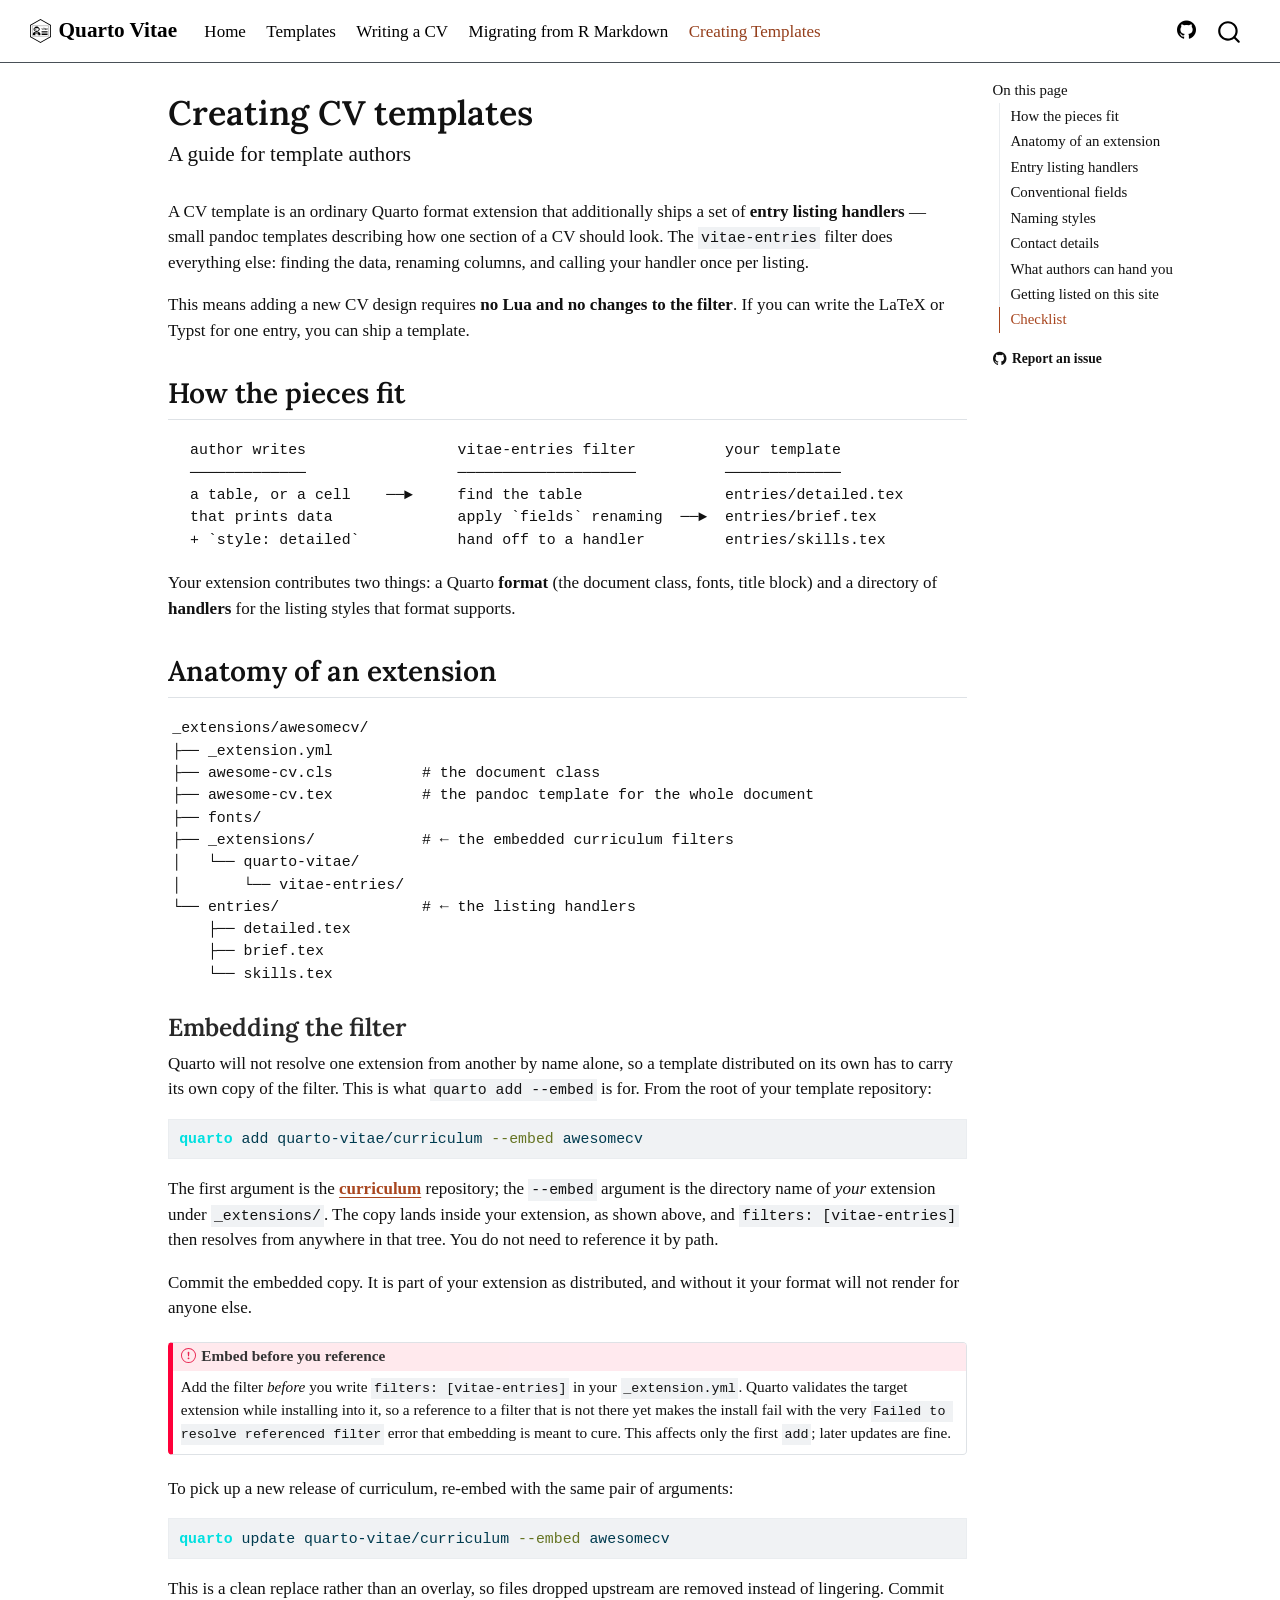
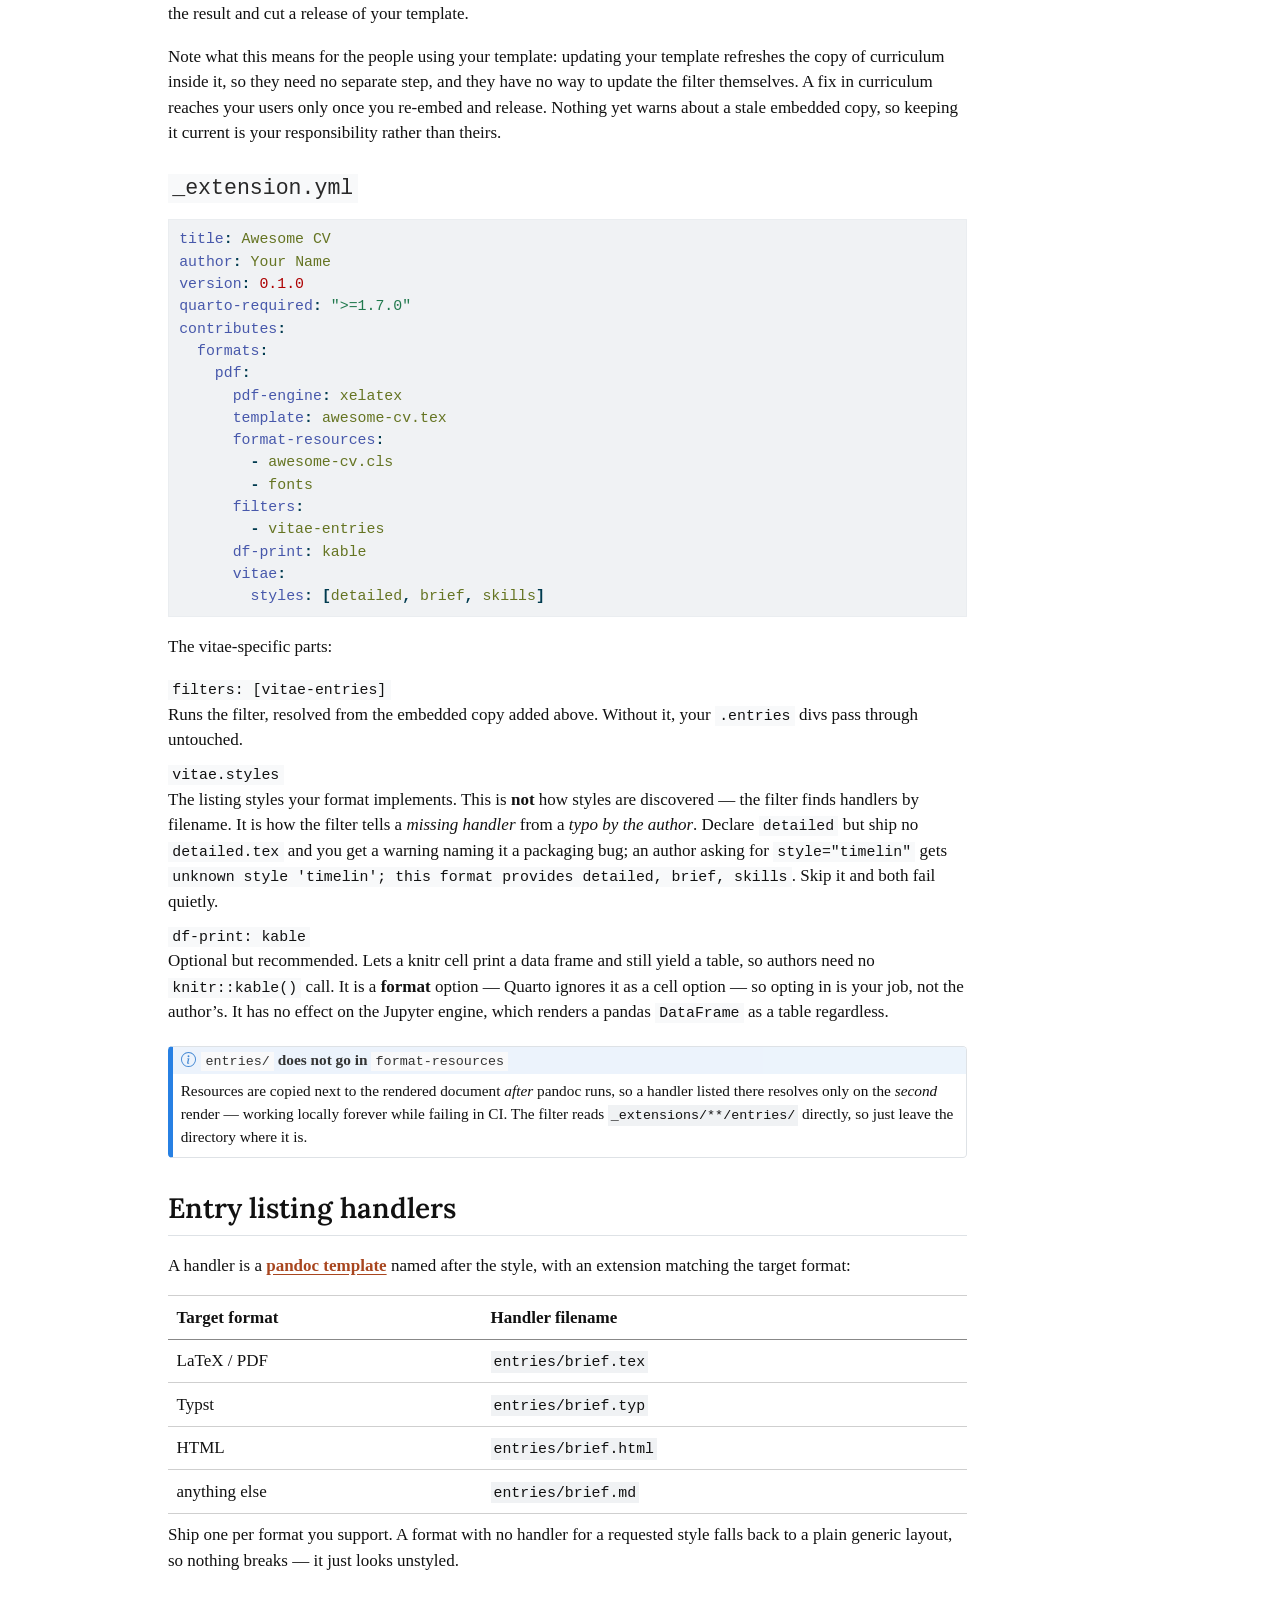
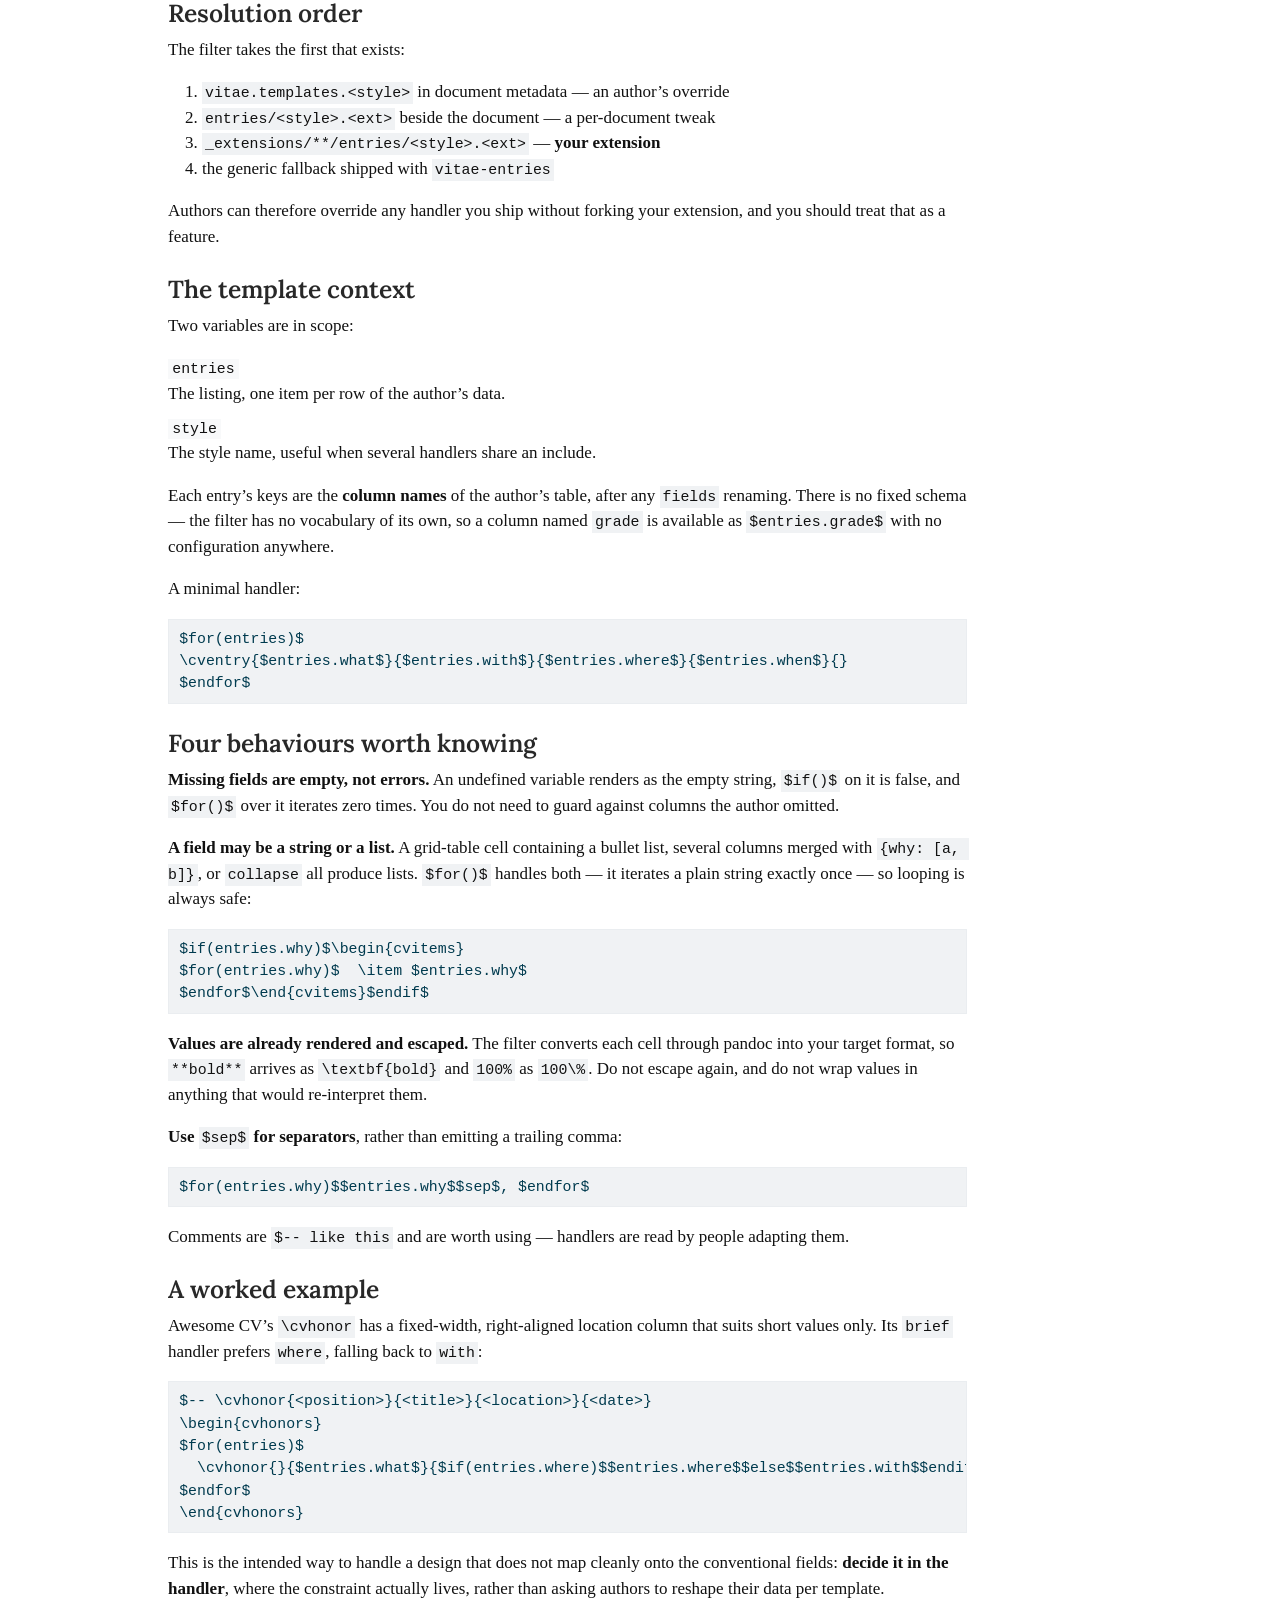
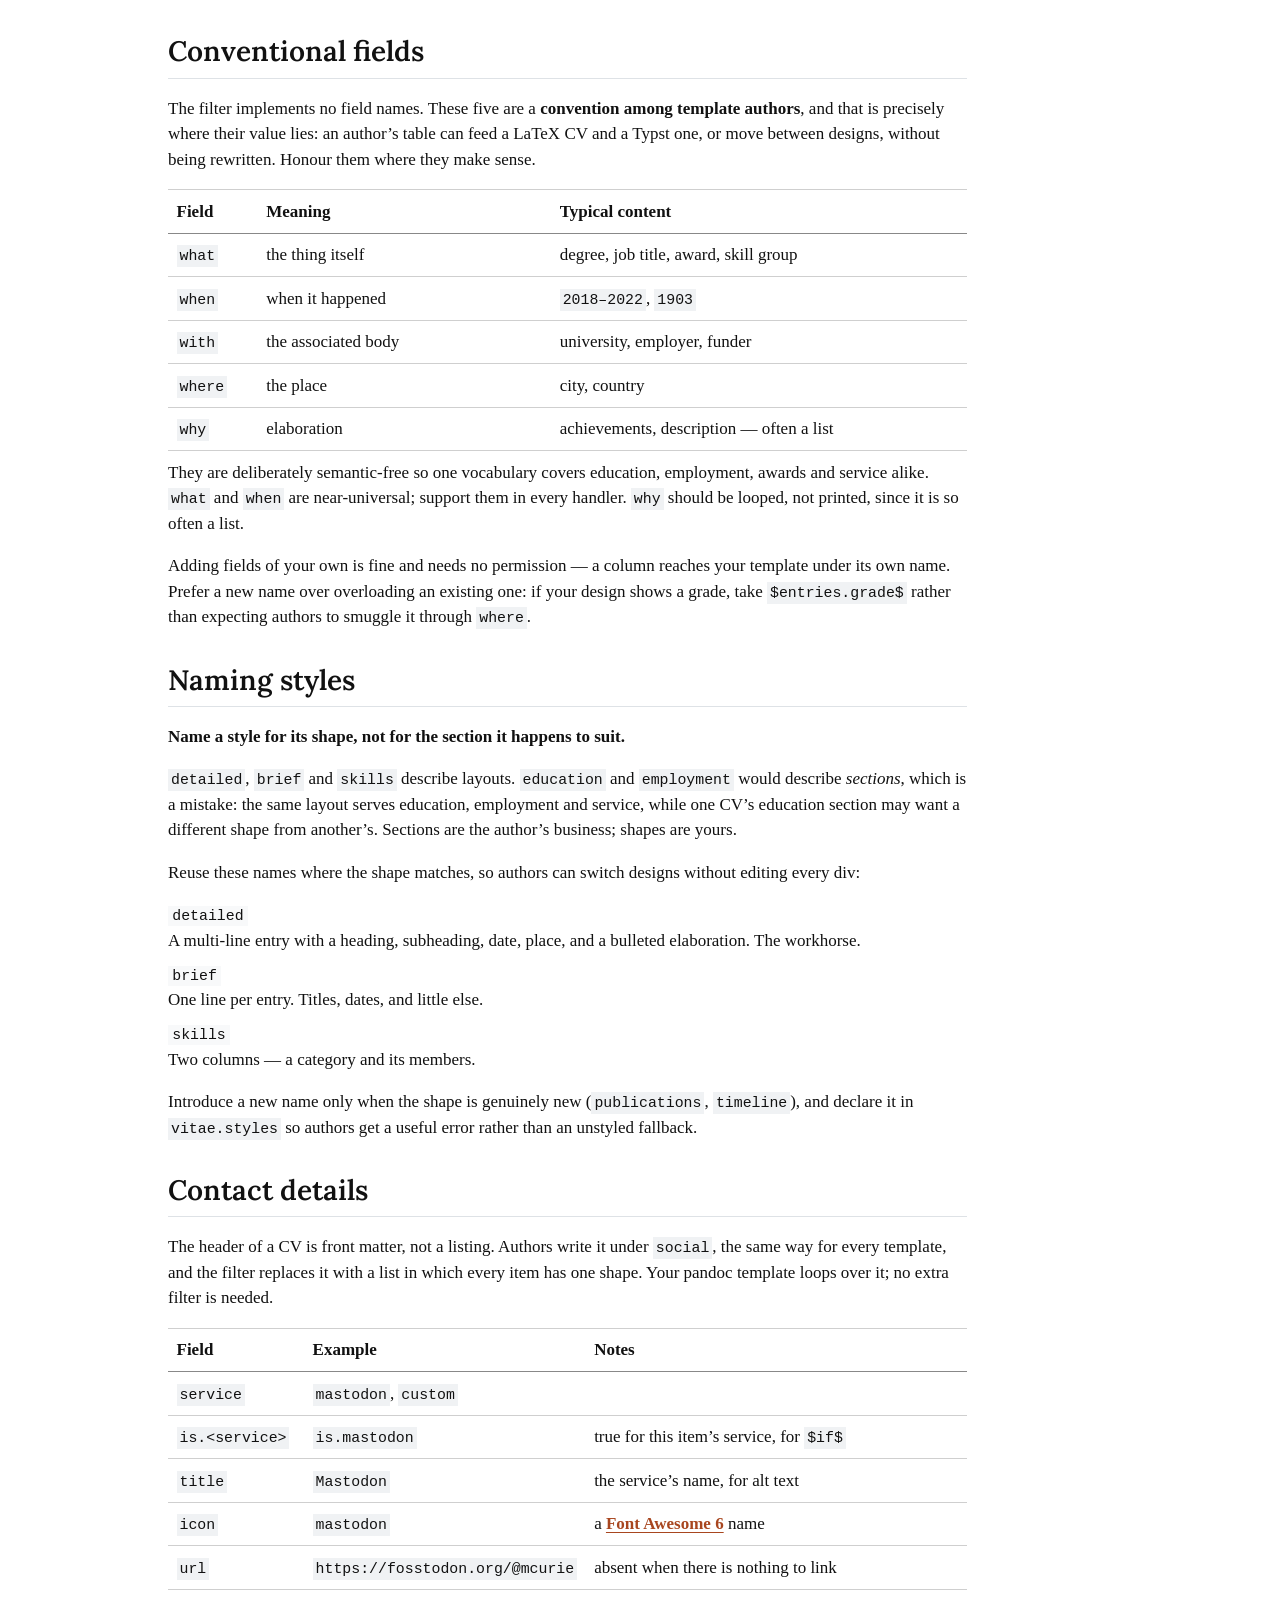
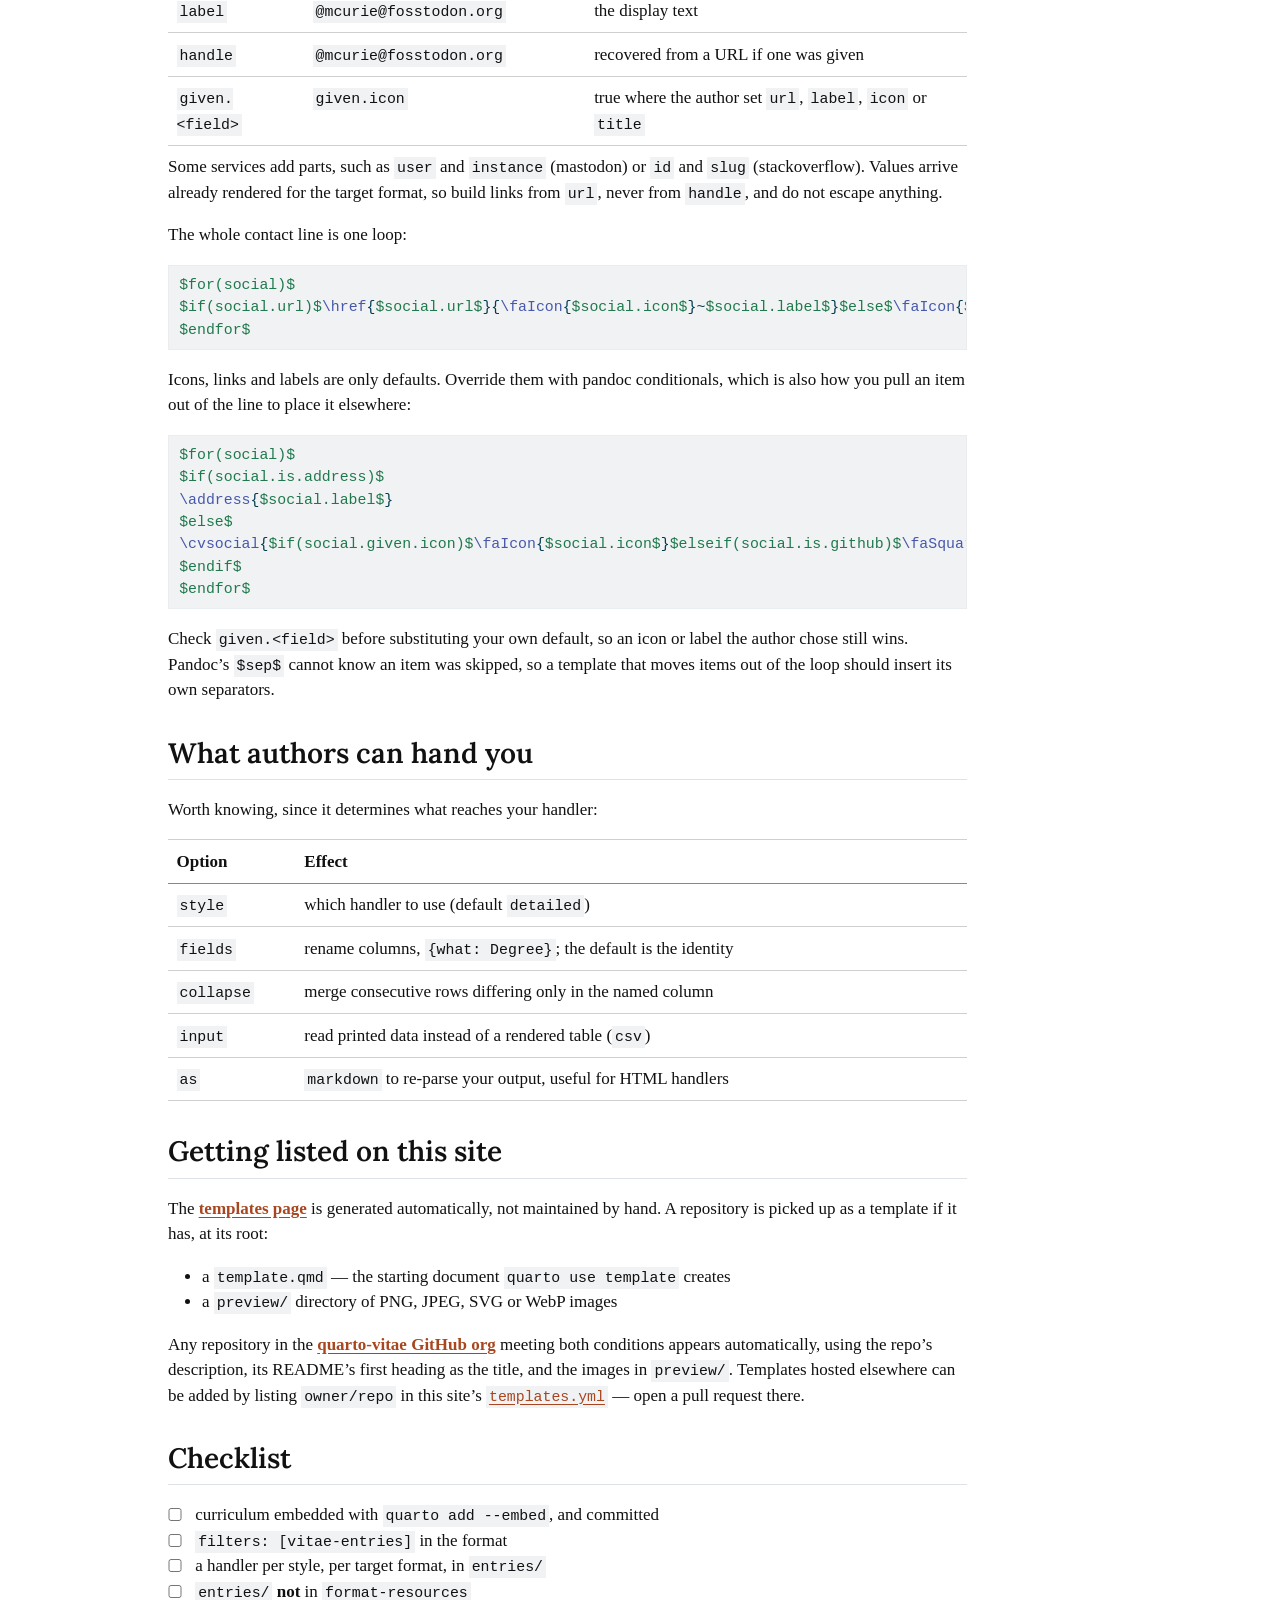
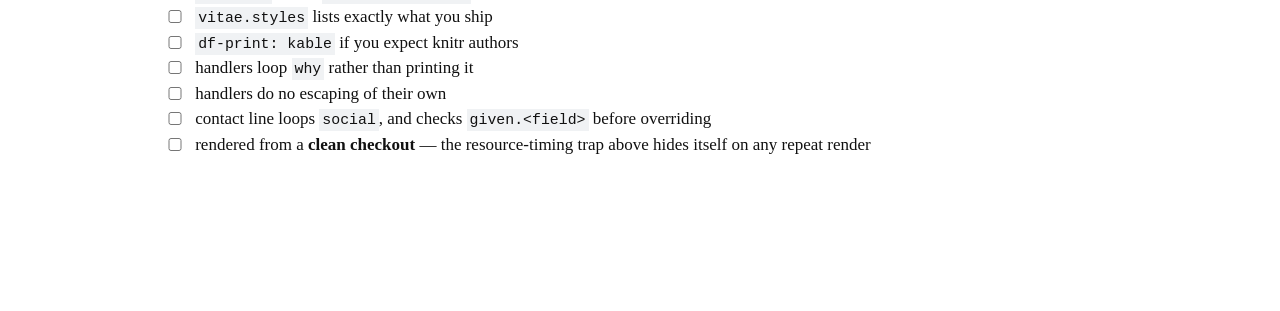
<file: creating-templates.html>
<!DOCTYPE html>
<html xmlns="http://www.w3.org/1999/xhtml" lang="en" xml:lang="en"><head>

<meta charset="utf-8">
<meta name="generator" content="quarto-1.10.18">

<meta name="viewport" content="width=device-width, initial-scale=1.0, user-scalable=yes">


<title>Creating CV templates – Quarto Vitae</title>
<style>
/* Default styles provided by pandoc.
** See https://pandoc.org/MANUAL.html#variables-for-html for config info.
*/
span.smallcaps{font-variant: small-caps;}
div.columns{display: flex; gap: 1.5em;}
div.column{flex: auto;}
@media screen {
div.columns{gap: min(4vw, 1.5em);}
div.column{overflow-x: auto;}
}
div.hanging-indent{margin-left: 1.5em; text-indent: -1.5em;}
ul.task-list{list-style: none;}
ul.task-list li input[type="checkbox"] {
  width: 0.8em;
  margin: 0 0.8em 0.2em -1em; /* quarto-specific, see https://github.com/quarto-dev/quarto-cli/issues/4556 */ 
  vertical-align: middle;
}
/* CSS for syntax highlighting */
html { -webkit-text-size-adjust: 100%; }
pre > code.sourceCode { white-space: pre; position: relative; }
pre > code.sourceCode > span { display: inline-block; line-height: 1.25; }
pre > code.sourceCode > span:empty { height: 1.2em; }
.sourceCode { overflow: visible; }
code.sourceCode > span { color: inherit; text-decoration: inherit; }
div.sourceCode { margin: 1em 0; }
pre.sourceCode { margin: 0; }
@media screen {
div.sourceCode { overflow: auto; }
}
@media print {
pre > code.sourceCode { white-space: pre-wrap; }
pre > code.sourceCode > span { text-indent: -5em; padding-left: 5em; }
}
pre.numberSource code
  { counter-reset: source-line 0; }
pre.numberSource code > span
  { position: relative; left: -4em; counter-increment: source-line; }
pre.numberSource code > span > a:first-child::before
  { content: counter(source-line);
    position: relative; left: -1em; text-align: right; vertical-align: baseline;
    border: none; display: inline-block;
    -webkit-touch-callout: none; -webkit-user-select: none;
    -khtml-user-select: none; -moz-user-select: none;
    -ms-user-select: none; user-select: none;
    padding: 0 4px; width: 4em;
  }
pre.numberSource { margin-left: 3em;  padding-left: 4px; }
div.sourceCode
  {   }
@media screen {
pre > code.sourceCode > span > a:first-child::before { text-decoration: underline; }
}
</style>


<script src="site_libs/quarto-nav/quarto-nav.js"></script>
<script src="site_libs/quarto-nav/headroom.min.js"></script>
<script src="site_libs/clipboard/clipboard.min.js"></script>
<script src="site_libs/quarto-search/autocomplete.umd.js"></script>
<script src="site_libs/quarto-search/fuse.min.js"></script>
<script src="site_libs/quarto-search/quarto-search.js"></script>
<meta name="quarto:offset" content="./">
<link href="./images/vitae-hex.svg" rel="icon" type="image/svg+xml">
<script src="site_libs/quarto-html/quarto.js" type="module"></script>
<script src="site_libs/quarto-html/tabsets/tabsets.js" type="module"></script>
<script src="site_libs/quarto-html/popper.min.js"></script>
<script src="site_libs/quarto-html/tippy.umd.min.js"></script>
<script src="site_libs/quarto-html/anchor.min.js"></script>
<link href="site_libs/quarto-html/tippy.css" rel="stylesheet">
<link href="site_libs/quarto-html/quarto-syntax-highlighting-64a204ab8560d761af7679ceaba22944.css" rel="stylesheet" class="quarto-color-scheme" id="quarto-text-highlighting-styles">
<link href="site_libs/quarto-html/quarto-syntax-highlighting-dark-b85bc7c33db8c58e0ec93c3465666fed.css" rel="stylesheet" class="quarto-color-scheme quarto-color-alternate" id="quarto-text-highlighting-styles">
<link href="site_libs/quarto-html/quarto-syntax-highlighting-64a204ab8560d761af7679ceaba22944.css" rel="stylesheet" class="quarto-color-scheme-extra" id="quarto-text-highlighting-styles">
<script src="site_libs/bootstrap/bootstrap.min.js"></script>
<link href="site_libs/bootstrap/bootstrap-icons.css" rel="stylesheet">
<link href="site_libs/bootstrap/bootstrap-d7059f15171982aed9d4ed37159d4200.min.css" rel="stylesheet" append-hash="true" class="quarto-color-scheme" id="quarto-bootstrap" data-mode="light">
<link href="site_libs/bootstrap/bootstrap-dark-50c704c09d3cf03c87f99deb8ff29045.min.css" rel="stylesheet" append-hash="true" class="quarto-color-scheme quarto-color-alternate" id="quarto-bootstrap" data-mode="light">
<link href="site_libs/bootstrap/bootstrap-d7059f15171982aed9d4ed37159d4200.min.css" rel="stylesheet" append-hash="true" class="quarto-color-scheme-extra" id="quarto-bootstrap" data-mode="light">
<script id="quarto-search-options" type="application/json">{
  "location": "navbar",
  "copy-button": false,
  "collapse-after": 3,
  "panel-placement": "end",
  "type": "overlay",
  "limit": 50,
  "keyboard-shortcut": [
    "f",
    "/",
    "s"
  ],
  "show-item-context": false,
  "language": {
    "search-no-results-text": "No results",
    "search-matching-documents-text": "matching documents",
    "search-copy-link-title": "Copy link to search",
    "search-hide-matches-text": "Hide additional matches",
    "search-more-match-text": "more match in this document",
    "search-more-matches-text": "more matches in this document",
    "search-clear-button-title": "Clear",
    "search-text-placeholder": "",
    "search-detached-cancel-button-title": "Cancel",
    "search-submit-button-title": "Submit",
    "search-label": "Search"
  }
}</script>
<!-- Privacy-friendly analytics by Plausible -->
<script async="" src="https://track.mitchelloharawild.com/js/pa-d_obeJxAXy3vs_fFDPNIY.js"></script>
<script>
  window.plausible=window.plausible||function(){(plausible.q=plausible.q||[]).push(arguments)},plausible.init=plausible.init||function(i){plausible.o=i||{}};
  plausible.init()
</script>


<link rel="stylesheet" href="styles.css">
<meta property="og:title" content="Creating CV templates – Quarto Vitae">
<meta property="og:description" content="A guide for template authors">
<meta property="og:image" content="https://quarto-vitae.github.io/images/opengraph.png">
<meta property="og:site_name" content="Quarto Vitae">
<meta property="og:image:height" content="630">
<meta property="og:image:width" content="1200">
<meta name="twitter:title" content="Creating CV templates – Quarto Vitae">
<meta name="twitter:description" content="A guide for template authors">
<meta name="twitter:image" content="https://quarto-vitae.github.io/images/opengraph.png">
<meta name="twitter:image-height" content="630">
<meta name="twitter:image-width" content="1200">
<meta name="twitter:card" content="summary_large_image">
</head>

<body class="nav-fixed quarto-light">

<div id="quarto-search-results"></div>
  <header id="quarto-header" class="headroom fixed-top">
    <nav class="navbar navbar-expand-lg " data-bs-theme="dark">
      <div class="navbar-container container-fluid">
      <div class="navbar-brand-container mx-auto">
    <a href="./index.html" class="navbar-brand navbar-brand-logo">
    <img src="./images/vitae-hex.svg" alt="Quarto Vitae" class="navbar-logo light-content">
    <img src="./images/vitae-hex.svg" alt="Quarto Vitae" class="navbar-logo dark-content">
    </a>
    <a class="navbar-brand" href="./index.html">
    <span class="navbar-title">Quarto Vitae</span>
    </a>
  </div>
            <div id="quarto-search" class="" title="Search"></div>
          <button class="navbar-toggler" type="button" data-bs-toggle="collapse" data-bs-target="#navbarCollapse" aria-controls="navbarCollapse" role="menu" aria-expanded="false" aria-label="Toggle navigation" onclick="if (window.quartoToggleHeadroom) { window.quartoToggleHeadroom(); }">
  <span class="navbar-toggler-icon"></span>
</button>
          <div class="collapse navbar-collapse" id="navbarCollapse">
            <ul class="navbar-nav navbar-nav-scroll me-auto">
  <li class="nav-item">
    <a class="nav-link" href="./index.html"> 
<span class="menu-text">Home</span></a>
  </li>  
  <li class="nav-item">
    <a class="nav-link" href="./templates.html"> 
<span class="menu-text">Templates</span></a>
  </li>  
  <li class="nav-item">
    <a class="nav-link" href="./using-templates.html"> 
<span class="menu-text">Writing a CV</span></a>
  </li>  
  <li class="nav-item">
    <a class="nav-link" href="./migration.html"> 
<span class="menu-text">Migrating from R Markdown</span></a>
  </li>  
  <li class="nav-item">
    <a class="nav-link active" href="./creating-templates.html" aria-current="page"> 
<span class="menu-text">Creating Templates</span></a>
  </li>  
</ul>
            <ul class="navbar-nav navbar-nav-scroll ms-auto">
  <li class="nav-item compact">
    <a class="nav-link" href="https://github.com/orgs/quarto-vitae/repositories"> <i class="bi bi-github" role="img" aria-label="Quarto Vitae templates on GitHub">
</i> 
<span class="menu-text"></span></a>
  </li>  
</ul>
          </div> <!-- /navcollapse -->
            <div class="quarto-navbar-tools">
</div>
      </div> <!-- /container-fluid -->
    </nav>
</header>
<!-- content -->
<div id="quarto-content" class="quarto-container page-columns page-rows-contents page-layout-article page-navbar">
<!-- sidebar -->
<!-- margin-sidebar -->
    <div id="quarto-margin-sidebar" class="sidebar margin-sidebar">
        <nav id="TOC" role="doc-toc" class="toc-active">
    <h2 id="toc-title">On this page</h2>
   
  <ul>
  <li><a href="#how-the-pieces-fit" id="toc-how-the-pieces-fit" class="nav-link active" data-scroll-target="#how-the-pieces-fit">How the pieces fit</a></li>
  <li><a href="#anatomy-of-an-extension" id="toc-anatomy-of-an-extension" class="nav-link" data-scroll-target="#anatomy-of-an-extension">Anatomy of an extension</a>
  <ul class="collapse">
  <li><a href="#embedding-the-filter" id="toc-embedding-the-filter" class="nav-link" data-scroll-target="#embedding-the-filter">Embedding the filter</a></li>
  <li><a href="#extension.yml" id="toc-extension.yml" class="nav-link" data-scroll-target="#extension.yml"><code>_extension.yml</code></a></li>
  </ul></li>
  <li><a href="#entry-listing-handlers" id="toc-entry-listing-handlers" class="nav-link" data-scroll-target="#entry-listing-handlers">Entry listing handlers</a>
  <ul class="collapse">
  <li><a href="#resolution-order" id="toc-resolution-order" class="nav-link" data-scroll-target="#resolution-order">Resolution order</a></li>
  <li><a href="#the-template-context" id="toc-the-template-context" class="nav-link" data-scroll-target="#the-template-context">The template context</a></li>
  <li><a href="#four-behaviours-worth-knowing" id="toc-four-behaviours-worth-knowing" class="nav-link" data-scroll-target="#four-behaviours-worth-knowing">Four behaviours worth knowing</a></li>
  <li><a href="#a-worked-example" id="toc-a-worked-example" class="nav-link" data-scroll-target="#a-worked-example">A worked example</a></li>
  </ul></li>
  <li><a href="#conventional-fields" id="toc-conventional-fields" class="nav-link" data-scroll-target="#conventional-fields">Conventional fields</a></li>
  <li><a href="#naming-styles" id="toc-naming-styles" class="nav-link" data-scroll-target="#naming-styles">Naming styles</a></li>
  <li><a href="#contact-details" id="toc-contact-details" class="nav-link" data-scroll-target="#contact-details">Contact details</a></li>
  <li><a href="#what-authors-can-hand-you" id="toc-what-authors-can-hand-you" class="nav-link" data-scroll-target="#what-authors-can-hand-you">What authors can hand you</a></li>
  <li><a href="#getting-listed-on-this-site" id="toc-getting-listed-on-this-site" class="nav-link" data-scroll-target="#getting-listed-on-this-site">Getting listed on this site</a></li>
  <li><a href="#checklist" id="toc-checklist" class="nav-link" data-scroll-target="#checklist">Checklist</a></li>
  </ul>
<div class="toc-actions"><ul><li><a href="https://github.com/quarto-vitae/quarto-vitae.github.io/issues/new" class="toc-action"><i class="bi bi-github"></i>Report an issue</a></li></ul></div></nav>
    </div>
<!-- main -->
<main class="content" id="quarto-document-content">

<header id="title-block-header" class="quarto-title-block default">
<div class="quarto-title">
<h1 class="title">Creating CV templates</h1>
<p class="subtitle lead">A guide for template authors</p>
</div>



<div class="quarto-title-meta">

    
  
    
  </div>
  


</header>


<p>A CV template is an ordinary Quarto format extension that additionally ships a set of <strong>entry listing handlers</strong> — small pandoc templates describing how one section of a CV should look. The <code>vitae-entries</code> filter does everything else: finding the data, renaming columns, and calling your handler once per listing.</p>
<p>This means adding a new CV design requires <strong>no Lua and no changes to the filter</strong>. If you can write the LaTeX or Typst for one entry, you can ship a template.</p>
<section id="how-the-pieces-fit" class="level2">
<h2 class="anchored" data-anchor-id="how-the-pieces-fit">How the pieces fit</h2>
<pre><code>  author writes                 vitae-entries filter          your template
  ─────────────                 ────────────────────          ─────────────
  a table, or a cell    ──►     find the table                entries/detailed.tex
  that prints data              apply `fields` renaming  ──►  entries/brief.tex
  + `style: detailed`           hand off to a handler         entries/skills.tex</code></pre>
<p>Your extension contributes two things: a Quarto <strong>format</strong> (the document class, fonts, title block) and a directory of <strong>handlers</strong> for the listing styles that format supports.</p>
</section>
<section id="anatomy-of-an-extension" class="level2">
<h2 class="anchored" data-anchor-id="anatomy-of-an-extension">Anatomy of an extension</h2>
<pre><code>_extensions/awesomecv/
├── _extension.yml
├── awesome-cv.cls          # the document class
├── awesome-cv.tex          # the pandoc template for the whole document
├── fonts/
├── _extensions/            # ← the embedded curriculum filters
│   └── quarto-vitae/
│       └── vitae-entries/
└── entries/                # ← the listing handlers
    ├── detailed.tex
    ├── brief.tex
    └── skills.tex</code></pre>
<section id="embedding-the-filter" class="level3">
<h3 class="anchored" data-anchor-id="embedding-the-filter">Embedding the filter</h3>
<p>Quarto will not resolve one extension from another by name alone, so a template distributed on its own has to carry its own copy of the filter. This is what <code>quarto add --embed</code> is for. From the root of your template repository:</p>
<div class="code-copy-outer-scaffold"><div class="sourceCode" id="cb3"><pre class="sourceCode bash code-with-copy"><code class="sourceCode bash"><span id="cb3-1"><a href="#cb3-1" aria-hidden="true" tabindex="-1"></a><span class="ex">quarto</span> add quarto-vitae/curriculum <span class="at">--embed</span> awesomecv</span></code></pre></div><button title="Copy to Clipboard" class="code-copy-button"><i class="bi"></i></button></div>
<p>The first argument is the <a href="https://github.com/quarto-vitae/curriculum">curriculum</a> repository; the <code>--embed</code> argument is the directory name of <em>your</em> extension under <code>_extensions/</code>. The copy lands inside your extension, as shown above, and <code>filters: [vitae-entries]</code> then resolves from anywhere in that tree. You do not need to reference it by path.</p>
<p>Commit the embedded copy. It is part of your extension as distributed, and without it your format will not render for anyone else.</p>
<div class="callout callout-style-default callout-important callout-titled">
<div class="callout-header d-flex align-content-center">
<div class="callout-icon-container">
<i class="callout-icon"></i>
</div>
<div class="callout-title-container flex-fill">
<span class="screen-reader-only">Important</span>Embed before you reference
</div>
</div>
<div class="callout-body-container callout-body">
<p>Add the filter <em>before</em> you write <code>filters: [vitae-entries]</code> in your <code>_extension.yml</code>. Quarto validates the target extension while installing into it, so a reference to a filter that is not there yet makes the install fail with the very <code>Failed to resolve referenced filter</code> error that embedding is meant to cure. This affects only the first <code>add</code>; later updates are fine.</p>
</div>
</div>
<p>To pick up a new release of curriculum, re-embed with the same pair of arguments:</p>
<div class="code-copy-outer-scaffold"><div class="sourceCode" id="cb4"><pre class="sourceCode bash code-with-copy"><code class="sourceCode bash"><span id="cb4-1"><a href="#cb4-1" aria-hidden="true" tabindex="-1"></a><span class="ex">quarto</span> update quarto-vitae/curriculum <span class="at">--embed</span> awesomecv</span></code></pre></div><button title="Copy to Clipboard" class="code-copy-button"><i class="bi"></i></button></div>
<p>This is a clean replace rather than an overlay, so files dropped upstream are removed instead of lingering. Commit the result and cut a release of your template.</p>
<p>Note what this means for the people using your template: updating your template refreshes the copy of curriculum inside it, so they need no separate step, and they have no way to update the filter themselves. A fix in curriculum reaches your users only once you re-embed and release. Nothing yet warns about a stale embedded copy, so keeping it current is your responsibility rather than theirs.</p>
</section>
<section id="extension.yml" class="level3">
<h3 class="anchored" data-anchor-id="extension.yml"><code>_extension.yml</code></h3>
<div class="code-copy-outer-scaffold"><div class="sourceCode" id="cb5"><pre class="sourceCode yaml code-with-copy"><code class="sourceCode yaml"><span id="cb5-1"><a href="#cb5-1" aria-hidden="true" tabindex="-1"></a><span class="fu">title</span><span class="kw">:</span><span class="at"> Awesome CV</span></span>
<span id="cb5-2"><a href="#cb5-2" aria-hidden="true" tabindex="-1"></a><span class="fu">author</span><span class="kw">:</span><span class="at"> Your Name</span></span>
<span id="cb5-3"><a href="#cb5-3" aria-hidden="true" tabindex="-1"></a><span class="fu">version</span><span class="kw">:</span><span class="at"> </span><span class="fl">0.1.0</span></span>
<span id="cb5-4"><a href="#cb5-4" aria-hidden="true" tabindex="-1"></a><span class="fu">quarto-required</span><span class="kw">:</span><span class="at"> </span><span class="st">"&gt;=1.7.0"</span></span>
<span id="cb5-5"><a href="#cb5-5" aria-hidden="true" tabindex="-1"></a><span class="fu">contributes</span><span class="kw">:</span></span>
<span id="cb5-6"><a href="#cb5-6" aria-hidden="true" tabindex="-1"></a><span class="at">  </span><span class="fu">formats</span><span class="kw">:</span></span>
<span id="cb5-7"><a href="#cb5-7" aria-hidden="true" tabindex="-1"></a><span class="at">    </span><span class="fu">pdf</span><span class="kw">:</span></span>
<span id="cb5-8"><a href="#cb5-8" aria-hidden="true" tabindex="-1"></a><span class="at">      </span><span class="fu">pdf-engine</span><span class="kw">:</span><span class="at"> xelatex</span></span>
<span id="cb5-9"><a href="#cb5-9" aria-hidden="true" tabindex="-1"></a><span class="at">      </span><span class="fu">template</span><span class="kw">:</span><span class="at"> awesome-cv.tex</span></span>
<span id="cb5-10"><a href="#cb5-10" aria-hidden="true" tabindex="-1"></a><span class="at">      </span><span class="fu">format-resources</span><span class="kw">:</span></span>
<span id="cb5-11"><a href="#cb5-11" aria-hidden="true" tabindex="-1"></a><span class="at">        </span><span class="kw">-</span><span class="at"> awesome-cv.cls</span></span>
<span id="cb5-12"><a href="#cb5-12" aria-hidden="true" tabindex="-1"></a><span class="at">        </span><span class="kw">-</span><span class="at"> fonts</span></span>
<span id="cb5-13"><a href="#cb5-13" aria-hidden="true" tabindex="-1"></a><span class="at">      </span><span class="fu">filters</span><span class="kw">:</span></span>
<span id="cb5-14"><a href="#cb5-14" aria-hidden="true" tabindex="-1"></a><span class="at">        </span><span class="kw">-</span><span class="at"> vitae-entries</span></span>
<span id="cb5-15"><a href="#cb5-15" aria-hidden="true" tabindex="-1"></a><span class="at">      </span><span class="fu">df-print</span><span class="kw">:</span><span class="at"> kable</span></span>
<span id="cb5-16"><a href="#cb5-16" aria-hidden="true" tabindex="-1"></a><span class="at">      </span><span class="fu">vitae</span><span class="kw">:</span></span>
<span id="cb5-17"><a href="#cb5-17" aria-hidden="true" tabindex="-1"></a><span class="at">        </span><span class="fu">styles</span><span class="kw">:</span><span class="at"> </span><span class="kw">[</span><span class="at">detailed</span><span class="kw">,</span><span class="at"> brief</span><span class="kw">,</span><span class="at"> skills</span><span class="kw">]</span></span></code></pre></div><button title="Copy to Clipboard" class="code-copy-button"><i class="bi"></i></button></div>
<p>The vitae-specific parts:</p>
<dl>
<dt><code>filters: [vitae-entries]</code></dt>
<dd>
Runs the filter, resolved from the embedded copy added above. Without it, your <code>.entries</code> divs pass through untouched.
</dd>
<dt><code>vitae.styles</code></dt>
<dd>
The listing styles your format implements. This is <strong>not</strong> how styles are discovered — the filter finds handlers by filename. It is how the filter tells a <em>missing handler</em> from a <em>typo by the author</em>. Declare <code>detailed</code> but ship no <code>detailed.tex</code> and you get a warning naming it a packaging bug; an author asking for <code>style="timelin"</code> gets <code>unknown style 'timelin'; this format provides detailed, brief, skills</code>. Skip it and both fail quietly.
</dd>
<dt><code>df-print: kable</code></dt>
<dd>
Optional but recommended. Lets a knitr cell print a data frame and still yield a table, so authors need no <code>knitr::kable()</code> call. It is a <strong>format</strong> option — Quarto ignores it as a cell option — so opting in is your job, not the author’s. It has no effect on the Jupyter engine, which renders a pandas <code>DataFrame</code> as a table regardless.
</dd>
</dl>
<div class="callout callout-style-default callout-note callout-titled">
<div class="callout-header d-flex align-content-center">
<div class="callout-icon-container">
<i class="callout-icon"></i>
</div>
<div class="callout-title-container flex-fill">
<span class="screen-reader-only">Note</span><code>entries/</code> does not go in <code>format-resources</code>
</div>
</div>
<div class="callout-body-container callout-body">
<p>Resources are copied next to the rendered document <em>after</em> pandoc runs, so a handler listed there resolves only on the <em>second</em> render — working locally forever while failing in CI. The filter reads <code>_extensions/**/entries/</code> directly, so just leave the directory where it is.</p>
</div>
</div>
</section>
</section>
<section id="entry-listing-handlers" class="level2">
<h2 class="anchored" data-anchor-id="entry-listing-handlers">Entry listing handlers</h2>
<p>A handler is a <a href="https://pandoc.org/MANUAL.html#templates">pandoc template</a> named after the style, with an extension matching the target format:</p>
<table class="caption-top table">
<thead>
<tr class="header">
<th>Target format</th>
<th>Handler filename</th>
</tr>
</thead>
<tbody>
<tr class="odd">
<td>LaTeX / PDF</td>
<td><code>entries/brief.tex</code></td>
</tr>
<tr class="even">
<td>Typst</td>
<td><code>entries/brief.typ</code></td>
</tr>
<tr class="odd">
<td>HTML</td>
<td><code>entries/brief.html</code></td>
</tr>
<tr class="even">
<td>anything else</td>
<td><code>entries/brief.md</code></td>
</tr>
</tbody>
</table>
<p>Ship one per format you support. A format with no handler for a requested style falls back to a plain generic layout, so nothing breaks — it just looks unstyled.</p>
<section id="resolution-order" class="level3">
<h3 class="anchored" data-anchor-id="resolution-order">Resolution order</h3>
<p>The filter takes the first that exists:</p>
<ol type="1">
<li><code>vitae.templates.&lt;style&gt;</code> in document metadata — an author’s override</li>
<li><code>entries/&lt;style&gt;.&lt;ext&gt;</code> beside the document — a per-document tweak</li>
<li><code>_extensions/**/entries/&lt;style&gt;.&lt;ext&gt;</code> — <strong>your extension</strong></li>
<li>the generic fallback shipped with <code>vitae-entries</code></li>
</ol>
<p>Authors can therefore override any handler you ship without forking your extension, and you should treat that as a feature.</p>
</section>
<section id="the-template-context" class="level3">
<h3 class="anchored" data-anchor-id="the-template-context">The template context</h3>
<p>Two variables are in scope:</p>
<dl>
<dt><code>entries</code></dt>
<dd>
The listing, one item per row of the author’s data.
</dd>
<dt><code>style</code></dt>
<dd>
The style name, useful when several handlers share an include.
</dd>
</dl>
<p>Each entry’s keys are the <strong>column names</strong> of the author’s table, after any <code>fields</code> renaming. There is no fixed schema — the filter has no vocabulary of its own, so a column named <code>grade</code> is available as <code>$entries.grade$</code> with no configuration anywhere.</p>
<p>A minimal handler:</p>
<div class="code-copy-outer-scaffold"><div class="sourceCode" id="cb6"><pre class="sourceCode default code-with-copy"><code class="sourceCode default"><span id="cb6-1"><a href="#cb6-1" aria-hidden="true" tabindex="-1"></a>$for(entries)$</span>
<span id="cb6-2"><a href="#cb6-2" aria-hidden="true" tabindex="-1"></a>\cventry{$entries.what$}{$entries.with$}{$entries.where$}{$entries.when$}{}</span>
<span id="cb6-3"><a href="#cb6-3" aria-hidden="true" tabindex="-1"></a>$endfor$</span></code></pre></div><button title="Copy to Clipboard" class="code-copy-button"><i class="bi"></i></button></div>
</section>
<section id="four-behaviours-worth-knowing" class="level3">
<h3 class="anchored" data-anchor-id="four-behaviours-worth-knowing">Four behaviours worth knowing</h3>
<p><strong>Missing fields are empty, not errors.</strong> An undefined variable renders as the empty string, <code>$if()$</code> on it is false, and <code>$for()$</code> over it iterates zero times. You do not need to guard against columns the author omitted.</p>
<p><strong>A field may be a string or a list.</strong> A grid-table cell containing a bullet list, several columns merged with <code>{why: [a, b]}</code>, or <code>collapse</code> all produce lists. <code>$for()$</code> handles both — it iterates a plain string exactly once — so looping is always safe:</p>
<div class="code-copy-outer-scaffold"><div class="sourceCode" id="cb7"><pre class="sourceCode default code-with-copy"><code class="sourceCode default"><span id="cb7-1"><a href="#cb7-1" aria-hidden="true" tabindex="-1"></a>$if(entries.why)$\begin{cvitems}</span>
<span id="cb7-2"><a href="#cb7-2" aria-hidden="true" tabindex="-1"></a>$for(entries.why)$  \item $entries.why$</span>
<span id="cb7-3"><a href="#cb7-3" aria-hidden="true" tabindex="-1"></a>$endfor$\end{cvitems}$endif$</span></code></pre></div><button title="Copy to Clipboard" class="code-copy-button"><i class="bi"></i></button></div>
<p><strong>Values are already rendered and escaped.</strong> The filter converts each cell through pandoc into your target format, so <code>**bold**</code> arrives as <code>\textbf{bold}</code> and <code>100%</code> as <code>100\%</code>. Do not escape again, and do not wrap values in anything that would re-interpret them.</p>
<p><strong>Use <code>$sep$</code> for separators</strong>, rather than emitting a trailing comma:</p>
<div class="code-copy-outer-scaffold"><div class="sourceCode" id="cb8"><pre class="sourceCode default code-with-copy"><code class="sourceCode default"><span id="cb8-1"><a href="#cb8-1" aria-hidden="true" tabindex="-1"></a>$for(entries.why)$$entries.why$$sep$, $endfor$</span></code></pre></div><button title="Copy to Clipboard" class="code-copy-button"><i class="bi"></i></button></div>
<p>Comments are <code>$-- like this</code> and are worth using — handlers are read by people adapting them.</p>
</section>
<section id="a-worked-example" class="level3">
<h3 class="anchored" data-anchor-id="a-worked-example">A worked example</h3>
<p>Awesome CV’s <code>\cvhonor</code> has a fixed-width, right-aligned location column that suits short values only. Its <code>brief</code> handler prefers <code>where</code>, falling back to <code>with</code>:</p>
<div class="code-copy-outer-scaffold"><div class="sourceCode" id="cb9"><pre class="sourceCode default code-with-copy"><code class="sourceCode default"><span id="cb9-1"><a href="#cb9-1" aria-hidden="true" tabindex="-1"></a>$-- \cvhonor{&lt;position&gt;}{&lt;title&gt;}{&lt;location&gt;}{&lt;date&gt;}</span>
<span id="cb9-2"><a href="#cb9-2" aria-hidden="true" tabindex="-1"></a>\begin{cvhonors}</span>
<span id="cb9-3"><a href="#cb9-3" aria-hidden="true" tabindex="-1"></a>$for(entries)$</span>
<span id="cb9-4"><a href="#cb9-4" aria-hidden="true" tabindex="-1"></a>  \cvhonor{}{$entries.what$}{$if(entries.where)$$entries.where$$else$$entries.with$$endif$}{$entries.when$}</span>
<span id="cb9-5"><a href="#cb9-5" aria-hidden="true" tabindex="-1"></a>$endfor$</span>
<span id="cb9-6"><a href="#cb9-6" aria-hidden="true" tabindex="-1"></a>\end{cvhonors}</span></code></pre></div><button title="Copy to Clipboard" class="code-copy-button"><i class="bi"></i></button></div>
<p>This is the intended way to handle a design that does not map cleanly onto the conventional fields: <strong>decide it in the handler</strong>, where the constraint actually lives, rather than asking authors to reshape their data per template.</p>
</section>
</section>
<section id="conventional-fields" class="level2">
<h2 class="anchored" data-anchor-id="conventional-fields">Conventional fields</h2>
<p>The filter implements no field names. These five are a <strong>convention among template authors</strong>, and that is precisely where their value lies: an author’s table can feed a LaTeX CV and a Typst one, or move between designs, without being rewritten. Honour them where they make sense.</p>
<table class="caption-top table">
<colgroup>
<col style="width: 11%">
<col style="width: 36%">
<col style="width: 51%">
</colgroup>
<thead>
<tr class="header">
<th>Field</th>
<th>Meaning</th>
<th>Typical content</th>
</tr>
</thead>
<tbody>
<tr class="odd">
<td><code>what</code></td>
<td>the thing itself</td>
<td>degree, job title, award, skill group</td>
</tr>
<tr class="even">
<td><code>when</code></td>
<td>when it happened</td>
<td><code>2018–2022</code>, <code>1903</code></td>
</tr>
<tr class="odd">
<td><code>with</code></td>
<td>the associated body</td>
<td>university, employer, funder</td>
</tr>
<tr class="even">
<td><code>where</code></td>
<td>the place</td>
<td>city, country</td>
</tr>
<tr class="odd">
<td><code>why</code></td>
<td>elaboration</td>
<td>achievements, description — often a list</td>
</tr>
</tbody>
</table>
<p>They are deliberately semantic-free so one vocabulary covers education, employment, awards and service alike. <code>what</code> and <code>when</code> are near-universal; support them in every handler. <code>why</code> should be looped, not printed, since it is so often a list.</p>
<p>Adding fields of your own is fine and needs no permission — a column reaches your template under its own name. Prefer a new name over overloading an existing one: if your design shows a grade, take <code>$entries.grade$</code> rather than expecting authors to smuggle it through <code>where</code>.</p>
</section>
<section id="naming-styles" class="level2">
<h2 class="anchored" data-anchor-id="naming-styles">Naming styles</h2>
<p><strong>Name a style for its shape, not for the section it happens to suit.</strong></p>
<p><code>detailed</code>, <code>brief</code> and <code>skills</code> describe layouts. <code>education</code> and <code>employment</code> would describe <em>sections</em>, which is a mistake: the same layout serves education, employment and service, while one CV’s education section may want a different shape from another’s. Sections are the author’s business; shapes are yours.</p>
<p>Reuse these names where the shape matches, so authors can switch designs without editing every div:</p>
<dl>
<dt><code>detailed</code></dt>
<dd>
A multi-line entry with a heading, subheading, date, place, and a bulleted elaboration. The workhorse.
</dd>
<dt><code>brief</code></dt>
<dd>
One line per entry. Titles, dates, and little else.
</dd>
<dt><code>skills</code></dt>
<dd>
Two columns — a category and its members.
</dd>
</dl>
<p>Introduce a new name only when the shape is genuinely new (<code>publications</code>, <code>timeline</code>), and declare it in <code>vitae.styles</code> so authors get a useful error rather than an unstyled fallback.</p>
</section>
<section id="contact-details" class="level2">
<h2 class="anchored" data-anchor-id="contact-details">Contact details</h2>
<p>The header of a CV is front matter, not a listing. Authors write it under <code>social</code>, the same way for every template, and the filter replaces it with a list in which every item has one shape. Your pandoc template loops over it; no extra filter is needed.</p>
<table class="caption-top table">
<thead>
<tr class="header">
<th>Field</th>
<th>Example</th>
<th>Notes</th>
</tr>
</thead>
<tbody>
<tr class="odd">
<td><code>service</code></td>
<td><code>mastodon</code>, <code>custom</code></td>
<td></td>
</tr>
<tr class="even">
<td><code>is.&lt;service&gt;</code></td>
<td><code>is.mastodon</code></td>
<td>true for this item’s service, for <code>$if$</code></td>
</tr>
<tr class="odd">
<td><code>title</code></td>
<td><code>Mastodon</code></td>
<td>the service’s name, for alt text</td>
</tr>
<tr class="even">
<td><code>icon</code></td>
<td><code>mastodon</code></td>
<td>a <a href="https://fontawesome.com/search?ic=free">Font Awesome 6</a> name</td>
</tr>
<tr class="odd">
<td><code>url</code></td>
<td><code>https://fosstodon.org/@mcurie</code></td>
<td>absent when there is nothing to link</td>
</tr>
<tr class="even">
<td><code>label</code></td>
<td><code>@mcurie@fosstodon.org</code></td>
<td>the display text</td>
</tr>
<tr class="odd">
<td><code>handle</code></td>
<td><code>@mcurie@fosstodon.org</code></td>
<td>recovered from a URL if one was given</td>
</tr>
<tr class="even">
<td><code>given.&lt;field&gt;</code></td>
<td><code>given.icon</code></td>
<td>true where the author set <code>url</code>, <code>label</code>, <code>icon</code> or <code>title</code></td>
</tr>
</tbody>
</table>
<p>Some services add parts, such as <code>user</code> and <code>instance</code> (mastodon) or <code>id</code> and <code>slug</code> (stackoverflow). Values arrive already rendered for the target format, so build links from <code>url</code>, never from <code>handle</code>, and do not escape anything.</p>
<p>The whole contact line is one loop:</p>
<div class="code-copy-outer-scaffold"><div class="sourceCode" id="cb10"><pre class="sourceCode tex code-with-copy"><code class="sourceCode latex"><span id="cb10-1"><a href="#cb10-1" aria-hidden="true" tabindex="-1"></a><span class="ss">$for(social)$</span></span>
<span id="cb10-2"><a href="#cb10-2" aria-hidden="true" tabindex="-1"></a><span class="ss">$if(social.url)$</span><span class="fu">\href</span>{<span class="ss">$social.url$</span>}{<span class="fu">\faIcon</span>{<span class="ss">$social.icon$</span>}~<span class="ss">$social.label$</span>}<span class="ss">$else$</span><span class="fu">\faIcon</span>{<span class="ss">$social.icon$</span>}~<span class="ss">$social.label$$endif$$sep$</span> | </span>
<span id="cb10-3"><a href="#cb10-3" aria-hidden="true" tabindex="-1"></a><span class="ss">$endfor$</span></span></code></pre></div><button title="Copy to Clipboard" class="code-copy-button"><i class="bi"></i></button></div>
<p>Icons, links and labels are only defaults. Override them with pandoc conditionals, which is also how you pull an item out of the line to place it elsewhere:</p>
<div class="code-copy-outer-scaffold"><div class="sourceCode" id="cb11"><pre class="sourceCode tex code-with-copy"><code class="sourceCode latex"><span id="cb11-1"><a href="#cb11-1" aria-hidden="true" tabindex="-1"></a><span class="ss">$for(social)$</span></span>
<span id="cb11-2"><a href="#cb11-2" aria-hidden="true" tabindex="-1"></a><span class="ss">$if(social.is.address)$</span></span>
<span id="cb11-3"><a href="#cb11-3" aria-hidden="true" tabindex="-1"></a><span class="fu">\address</span>{<span class="ss">$social.label$</span>}</span>
<span id="cb11-4"><a href="#cb11-4" aria-hidden="true" tabindex="-1"></a><span class="ss">$else$</span></span>
<span id="cb11-5"><a href="#cb11-5" aria-hidden="true" tabindex="-1"></a><span class="fu">\cvsocial</span>{<span class="ss">$if(social.given.icon)$</span><span class="fu">\faIcon</span>{<span class="ss">$social.icon$</span>}<span class="ss">$elseif(social.is.github)$</span><span class="fu">\faSquareGithub</span><span class="ss">$else$</span><span class="fu">\faIcon</span>{<span class="ss">$social.icon$</span>}<span class="ss">$endif$</span>~<span class="ss">$social.label$</span>}</span>
<span id="cb11-6"><a href="#cb11-6" aria-hidden="true" tabindex="-1"></a><span class="ss">$endif$</span></span>
<span id="cb11-7"><a href="#cb11-7" aria-hidden="true" tabindex="-1"></a><span class="ss">$endfor$</span></span></code></pre></div><button title="Copy to Clipboard" class="code-copy-button"><i class="bi"></i></button></div>
<p>Check <code>given.&lt;field&gt;</code> before substituting your own default, so an icon or label the author chose still wins. Pandoc’s <code>$sep$</code> cannot know an item was skipped, so a template that moves items out of the loop should insert its own separators.</p>
</section>
<section id="what-authors-can-hand-you" class="level2">
<h2 class="anchored" data-anchor-id="what-authors-can-hand-you">What authors can hand you</h2>
<p>Worth knowing, since it determines what reaches your handler:</p>
<table class="caption-top table">
<colgroup>
<col style="width: 16%">
<col style="width: 84%">
</colgroup>
<thead>
<tr class="header">
<th>Option</th>
<th>Effect</th>
</tr>
</thead>
<tbody>
<tr class="odd">
<td><code>style</code></td>
<td>which handler to use (default <code>detailed</code>)</td>
</tr>
<tr class="even">
<td><code>fields</code></td>
<td>rename columns, <code>{what: Degree}</code>; the default is the identity</td>
</tr>
<tr class="odd">
<td><code>collapse</code></td>
<td>merge consecutive rows differing only in the named column</td>
</tr>
<tr class="even">
<td><code>input</code></td>
<td>read printed data instead of a rendered table (<code>csv</code>)</td>
</tr>
<tr class="odd">
<td><code>as</code></td>
<td><code>markdown</code> to re-parse your output, useful for HTML handlers</td>
</tr>
</tbody>
</table>
</section>
<section id="getting-listed-on-this-site" class="level2">
<h2 class="anchored" data-anchor-id="getting-listed-on-this-site">Getting listed on this site</h2>
<p>The <a href="./templates.html">templates page</a> is generated automatically, not maintained by hand. A repository is picked up as a template if it has, at its root:</p>
<ul>
<li>a <code>template.qmd</code> — the starting document <code>quarto use template</code> creates</li>
<li>a <code>preview/</code> directory of PNG, JPEG, SVG or WebP images</li>
</ul>
<p>Any repository in the <a href="https://github.com/orgs/quarto-vitae/repositories">quarto-vitae GitHub org</a> meeting both conditions appears automatically, using the repo’s description, its README’s first heading as the title, and the images in <code>preview/</code>. Templates hosted elsewhere can be added by listing <code>owner/repo</code> in this site’s <a href="https://github.com/quarto-vitae/quarto-vitae.github.io/blob/main/templates.yml"><code>templates.yml</code></a> — open a pull request there.</p>
</section>
<section id="checklist" class="level2">
<h2 class="anchored" data-anchor-id="checklist">Checklist</h2>
<ul class="task-list">
<li><label><input type="checkbox">curriculum embedded with <code>quarto add --embed</code>, and committed</label></li>
<li><label><input type="checkbox"><code>filters: [vitae-entries]</code> in the format</label></li>
<li><label><input type="checkbox">a handler per style, per target format, in <code>entries/</code></label></li>
<li><label><input type="checkbox"><code>entries/</code> <strong>not</strong> in <code>format-resources</code></label></li>
<li><label><input type="checkbox"><code>vitae.styles</code> lists exactly what you ship</label></li>
<li><label><input type="checkbox"><code>df-print: kable</code> if you expect knitr authors</label></li>
<li><label><input type="checkbox">handlers loop <code>why</code> rather than printing it</label></li>
<li><label><input type="checkbox">handlers do no escaping of their own</label></li>
<li><label><input type="checkbox">contact line loops <code>social</code>, and checks <code>given.&lt;field&gt;</code> before overriding</label></li>
<li><label><input type="checkbox">rendered from a <strong>clean checkout</strong> — the resource-timing trap above hides itself on any repeat render</label></li>
</ul>


</section>

</main> <!-- /main -->
<script id="quarto-html-after-body" type="application/javascript">
  window.document.addEventListener("DOMContentLoaded", function (event) {
    const icon = "";
    const anchorJS = new window.AnchorJS();
    anchorJS.options = {
      placement: 'right',
      icon: icon
    };
    anchorJS.add('.anchored');
    const isCodeAnnotation = (el) => {
      for (const clz of el.classList) {
        if (clz.startsWith('code-annotation-')) {                     
          return true;
        }
      }
      return false;
    }
    const onCopySuccess = function(e) {
      // button target
      const button = e.trigger;
      // don't keep focus
      button.blur();
      // flash "checked"
      button.classList.add('code-copy-button-checked');
      var currentTitle = button.getAttribute("title");
      button.setAttribute("title", "Copied!");
      let tooltip;
      if (window.bootstrap) {
        button.setAttribute("data-bs-toggle", "tooltip");
        button.setAttribute("data-bs-placement", "left");
        button.setAttribute("data-bs-title", "Copied!");
        tooltip = new bootstrap.Tooltip(button, 
          { trigger: "manual", 
            customClass: "code-copy-button-tooltip",
            offset: [0, -8]});
        tooltip.show();    
      }
      setTimeout(function() {
        if (tooltip) {
          tooltip.hide();
          button.removeAttribute("data-bs-title");
          button.removeAttribute("data-bs-toggle");
          button.removeAttribute("data-bs-placement");
        }
        button.setAttribute("title", currentTitle);
        button.classList.remove('code-copy-button-checked');
      }, 1000);
      // clear code selection
      e.clearSelection();
    }
    const getTextToCopy = function(trigger) {
      const outerScaffold = trigger.parentElement.cloneNode(true);
      const codeEl = outerScaffold.querySelector('code');
      for (const childEl of codeEl.children) {
        if (isCodeAnnotation(childEl)) {
          childEl.remove();
        }
      }
      return codeEl.innerText;
    }
    const clipboard = new window.ClipboardJS('.code-copy-button:not([data-in-quarto-modal])', {
      text: getTextToCopy
    });
    clipboard.on('success', onCopySuccess);
    if (window.document.getElementById('quarto-embedded-source-code-modal')) {
      const clipboardModal = new window.ClipboardJS('.code-copy-button[data-in-quarto-modal]', {
        text: getTextToCopy,
        container: window.document.getElementById('quarto-embedded-source-code-modal')
      });
      clipboardModal.on('success', onCopySuccess);
    }
      var localhostRegex = new RegExp(/^(?:http|https):\/\/localhost\:?[0-9]*\//);
      var mailtoRegex = new RegExp(/^mailto:/);
        var filterRegex = new RegExp("https:\/\/quarto-vitae\.github\.io");
      var isInternal = (href) => {
          return filterRegex.test(href) || localhostRegex.test(href) || mailtoRegex.test(href);
      }
      // Inspect non-navigation links and adorn them if external
     var links = window.document.querySelectorAll('a[href]:not(.nav-link):not(.navbar-brand):not(.toc-action):not(.sidebar-link):not(.sidebar-item-toggle):not(.pagination-link):not(.no-external):not([aria-hidden]):not(.dropdown-item):not(.quarto-navigation-tool):not(.about-link)');
      for (var i=0; i<links.length; i++) {
        const link = links[i];
        if (!isInternal(link.href)) {
          // undo the damage that might have been done by quarto-nav.js in the case of
          // links that we want to consider external
          if (link.dataset.originalHref !== undefined) {
            link.href = link.dataset.originalHref;
          }
        }
      }
    function tippyHover(el, contentFn, onTriggerFn, onUntriggerFn) {
      const config = {
        allowHTML: true,
        maxWidth: 500,
        delay: 100,
        arrow: false,
        appendTo: function(el) {
            return el.parentElement;
        },
        interactive: true,
        interactiveBorder: 10,
        theme: 'quarto',
        placement: 'bottom-start',
      };
      if (contentFn) {
        config.content = contentFn;
      }
      if (onTriggerFn) {
        config.onTrigger = onTriggerFn;
      }
      if (onUntriggerFn) {
        config.onUntrigger = onUntriggerFn;
      }
      window.tippy(el, config); 
    }
    const noterefs = window.document.querySelectorAll('a[role="doc-noteref"]');
    for (var i=0; i<noterefs.length; i++) {
      const ref = noterefs[i];
      tippyHover(ref, function() {
        // use id or data attribute instead here
        let href = ref.getAttribute('data-footnote-href') || ref.getAttribute('href');
        try { href = new URL(href).hash; } catch {}
        const id = href.replace(/^#\/?/, "");
        const note = window.document.getElementById(id);
        if (note) {
          return note.innerHTML;
        } else {
          return "";
        }
      });
    }
    const xrefs = window.document.querySelectorAll('a.quarto-xref');
    const processXRef = (id, note) => {
      // Strip column container classes
      const stripColumnClz = (el) => {
        el.classList.remove("page-full", "page-columns");
        if (el.children) {
          for (const child of el.children) {
            stripColumnClz(child);
          }
        }
      }
      stripColumnClz(note)
      if (id === null || id.startsWith('sec-')) {
        // Special case sections, only their first couple elements
        const container = document.createElement("div");
        if (note.children && note.children.length > 2) {
          container.appendChild(note.children[0].cloneNode(true));
          for (let i = 1; i < note.children.length; i++) {
            const child = note.children[i];
            if (child.tagName === "P" && child.innerText === "") {
              continue;
            } else {
              container.appendChild(child.cloneNode(true));
              break;
            }
          }
          if (window.Quarto?.typesetMath) {
            window.Quarto.typesetMath(container);
          }
          return container.innerHTML
        } else {
          if (window.Quarto?.typesetMath) {
            window.Quarto.typesetMath(note);
          }
          return note.innerHTML;
        }
      } else {
        // Remove any anchor links if they are present
        const anchorLink = note.querySelector('a.anchorjs-link');
        if (anchorLink) {
          anchorLink.remove();
        }
        if (window.Quarto?.typesetMath) {
          window.Quarto.typesetMath(note);
        }
        if (note.classList.contains("callout")) {
          return note.outerHTML;
        } else {
          return note.innerHTML;
        }
      }
    }
    for (var i=0; i<xrefs.length; i++) {
      const xref = xrefs[i];
      tippyHover(xref, undefined, function(instance) {
        instance.disable();
        let url = xref.getAttribute('href');
        let hash = undefined; 
        if (url.startsWith('#')) {
          hash = url;
        } else {
          try { hash = new URL(url).hash; } catch {}
        }
        if (hash) {
          const id = hash.replace(/^#\/?/, "");
          const note = window.document.getElementById(id);
          if (note !== null) {
            try {
              const html = processXRef(id, note.cloneNode(true));
              instance.setContent(html);
            } finally {
              instance.enable();
              instance.show();
            }
          } else {
            // See if we can fetch this
            fetch(url.split('#')[0])
            .then(res => res.text())
            .then(html => {
              const parser = new DOMParser();
              const htmlDoc = parser.parseFromString(html, "text/html");
              const note = htmlDoc.getElementById(id);
              if (note !== null) {
                const html = processXRef(id, note);
                instance.setContent(html);
              } 
            }).finally(() => {
              instance.enable();
              instance.show();
            });
          }
        } else {
          // See if we can fetch a full url (with no hash to target)
          // This is a special case and we should probably do some content thinning / targeting
          fetch(url)
          .then(res => res.text())
          .then(html => {
            const parser = new DOMParser();
            const htmlDoc = parser.parseFromString(html, "text/html");
            const note = htmlDoc.querySelector('main.content');
            if (note !== null) {
              // This should only happen for chapter cross references
              // (since there is no id in the URL)
              // remove the first header
              if (note.children.length > 0 && note.children[0].tagName === "HEADER") {
                note.children[0].remove();
              }
              const html = processXRef(null, note);
              instance.setContent(html);
            } 
          }).finally(() => {
            instance.enable();
            instance.show();
          });
        }
      }, function(instance) {
      });
    }
        let selectedAnnoteEl;
        const selectorForAnnotation = ( cell, annotation) => {
          let cellAttr = 'data-code-cell="' + cell + '"';
          let lineAttr = 'data-code-annotation="' +  annotation + '"';
          const selector = 'span[' + cellAttr + '][' + lineAttr + ']';
          return selector;
        }
        const selectCodeLines = (annoteEl) => {
          const doc = window.document;
          const targetCell = annoteEl.getAttribute("data-target-cell");
          const targetAnnotation = annoteEl.getAttribute("data-target-annotation");
          const annoteSpan = window.document.querySelector(selectorForAnnotation(targetCell, targetAnnotation));
          const lines = annoteSpan.getAttribute("data-code-lines").split(",");
          const lineIds = lines.map((line) => {
            return targetCell + "-" + line;
          })
          let top = null;
          let height = null;
          let parent = null;
          if (lineIds.length > 0) {
              //compute the position of the single el (top and bottom and make a div)
              const el = window.document.getElementById(lineIds[0]);
              top = el.offsetTop;
              height = el.offsetHeight;
              parent = el.parentElement.parentElement;
            if (lineIds.length > 1) {
              const lastEl = window.document.getElementById(lineIds[lineIds.length - 1]);
              const bottom = lastEl.offsetTop + lastEl.offsetHeight;
              height = bottom - top;
            }
            if (top !== null && height !== null && parent !== null) {
              // cook up a div (if necessary) and position it 
              let div = window.document.getElementById("code-annotation-line-highlight");
              if (div === null) {
                div = window.document.createElement("div");
                div.setAttribute("id", "code-annotation-line-highlight");
                div.style.position = 'absolute';
                parent.appendChild(div);
              }
              div.style.top = top - 2 + "px";
              div.style.height = height + 4 + "px";
              div.style.left = 0;
              let gutterDiv = window.document.getElementById("code-annotation-line-highlight-gutter");
              if (gutterDiv === null) {
                gutterDiv = window.document.createElement("div");
                gutterDiv.setAttribute("id", "code-annotation-line-highlight-gutter");
                gutterDiv.style.position = 'absolute';
                const codeCell = window.document.getElementById(targetCell);
                const gutter = codeCell.querySelector('.code-annotation-gutter');
                gutter.appendChild(gutterDiv);
              }
              gutterDiv.style.top = top - 2 + "px";
              gutterDiv.style.height = height + 4 + "px";
            }
            selectedAnnoteEl = annoteEl;
          }
        };
        const unselectCodeLines = () => {
          const elementsIds = ["code-annotation-line-highlight", "code-annotation-line-highlight-gutter"];
          elementsIds.forEach((elId) => {
            const div = window.document.getElementById(elId);
            if (div) {
              div.remove();
            }
          });
          selectedAnnoteEl = undefined;
        };
          // Handle positioning of the toggle
      window.addEventListener(
        "resize",
        throttle(() => {
          elRect = undefined;
          if (selectedAnnoteEl) {
            selectCodeLines(selectedAnnoteEl);
          }
        }, 10)
      );
      function throttle(fn, ms) {
      let throttle = false;
      let timer;
        return (...args) => {
          if(!throttle) { // first call gets through
              fn.apply(this, args);
              throttle = true;
          } else { // all the others get throttled
              if(timer) clearTimeout(timer); // cancel #2
              timer = setTimeout(() => {
                fn.apply(this, args);
                timer = throttle = false;
              }, ms);
          }
        };
      }
        // Attach click handler to the DT
        const annoteDls = window.document.querySelectorAll('dt[data-target-cell]');
        for (const annoteDlNode of annoteDls) {
          annoteDlNode.addEventListener('click', (event) => {
            const clickedEl = event.target;
            if (clickedEl !== selectedAnnoteEl) {
              unselectCodeLines();
              const activeEl = window.document.querySelector('dt[data-target-cell].code-annotation-active');
              if (activeEl) {
                activeEl.classList.remove('code-annotation-active');
              }
              selectCodeLines(clickedEl);
              clickedEl.classList.add('code-annotation-active');
            } else {
              // Unselect the line
              unselectCodeLines();
              clickedEl.classList.remove('code-annotation-active');
            }
          });
        }
    const findCites = (el) => {
      const parentEl = el.parentElement;
      if (parentEl) {
        const cites = parentEl.dataset.cites;
        if (cites) {
          return {
            el,
            cites: cites.split(' ')
          };
        } else {
          return findCites(el.parentElement)
        }
      } else {
        return undefined;
      }
    };
    var bibliorefs = window.document.querySelectorAll('a[role="doc-biblioref"]');
    for (var i=0; i<bibliorefs.length; i++) {
      const ref = bibliorefs[i];
      const citeInfo = findCites(ref);
      if (citeInfo) {
        tippyHover(citeInfo.el, function() {
          var popup = window.document.createElement('div');
          citeInfo.cites.forEach(function(cite) {
            var citeDiv = window.document.createElement('div');
            citeDiv.classList.add('hanging-indent');
            citeDiv.classList.add('csl-entry');
            var biblioDiv = window.document.getElementById('ref-' + cite);
            if (biblioDiv) {
              citeDiv.innerHTML = biblioDiv.innerHTML;
            }
            popup.appendChild(citeDiv);
          });
          return popup.innerHTML;
        });
      }
    }
  });
  </script>
</div> <!-- /content -->




<footer class="footer"><div class="nav-footer"><div class="nav-footer-center"><div class="toc-actions d-sm-block d-md-none"><ul><li><a href="https://github.com/quarto-vitae/quarto-vitae.github.io/issues/new" class="toc-action"><i class="bi bi-github"></i>Report an issue</a></li></ul></div></div></div></footer></body></html>
</file>
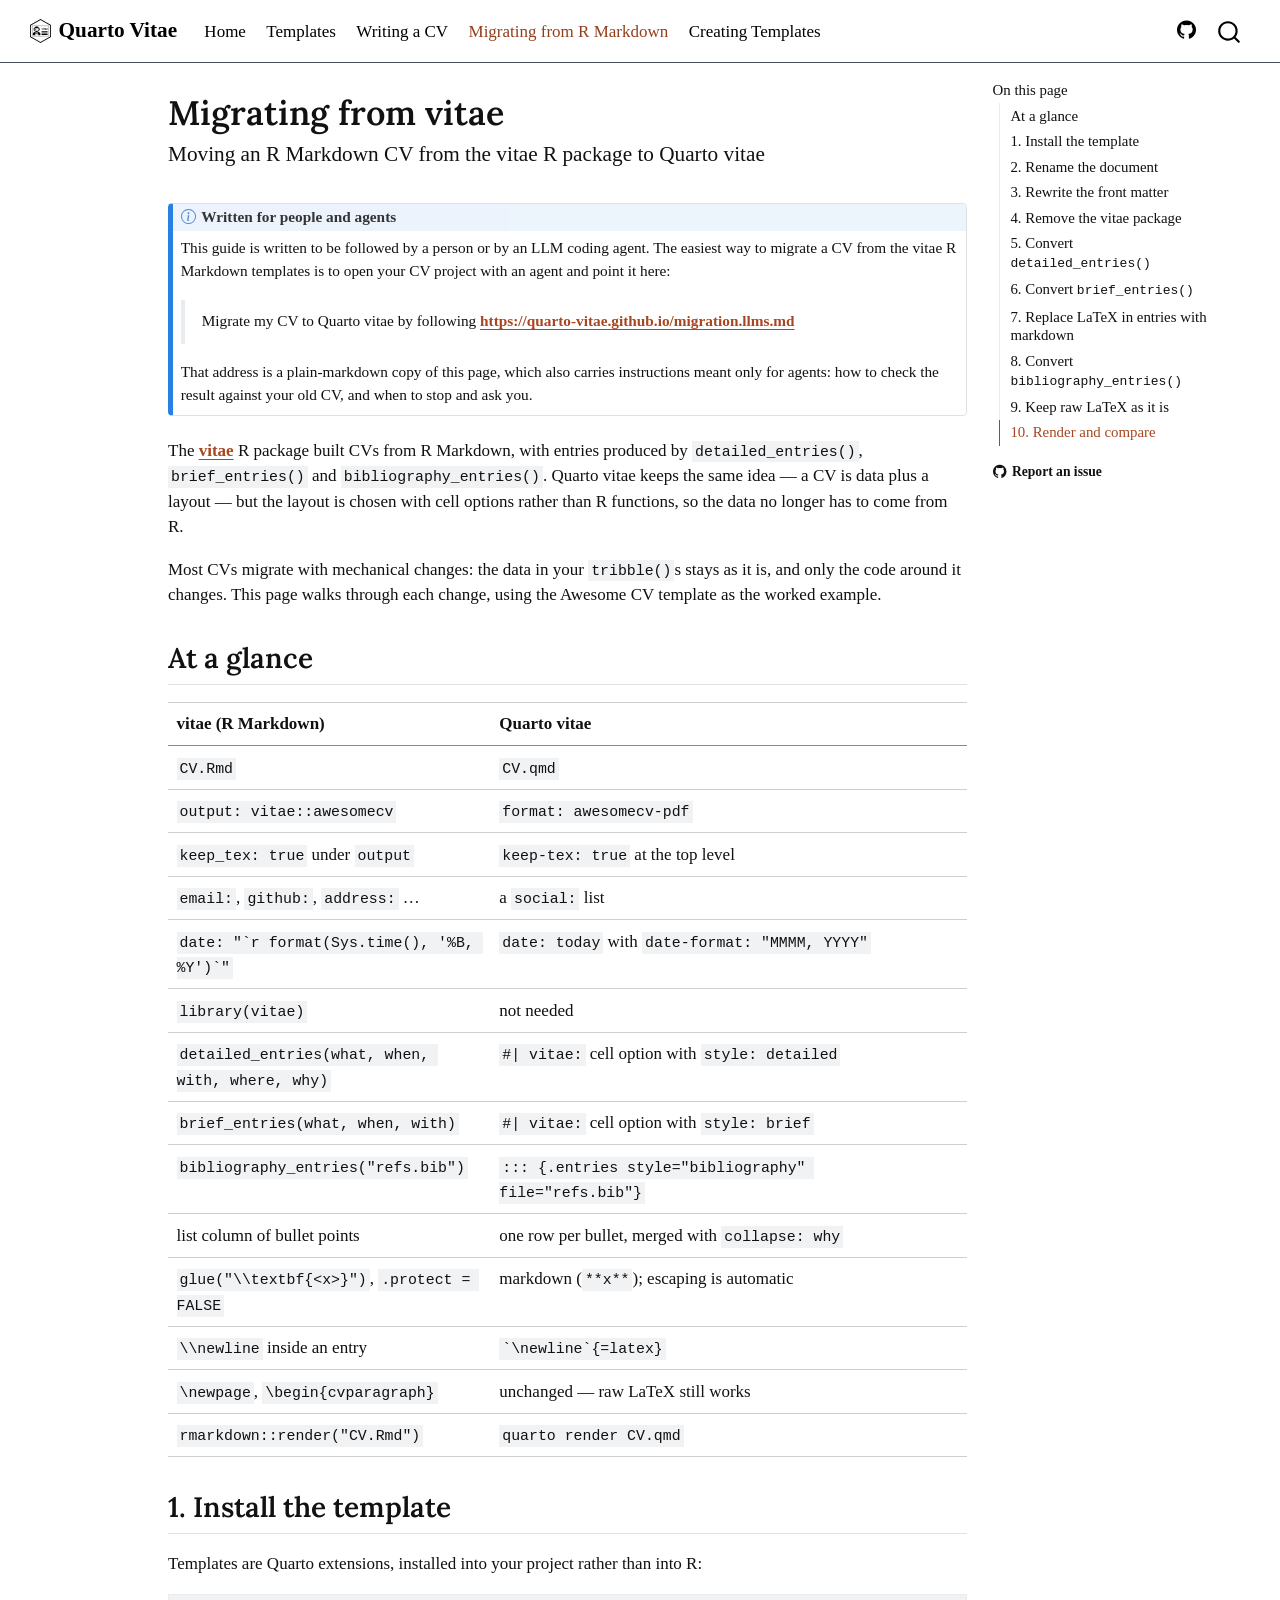
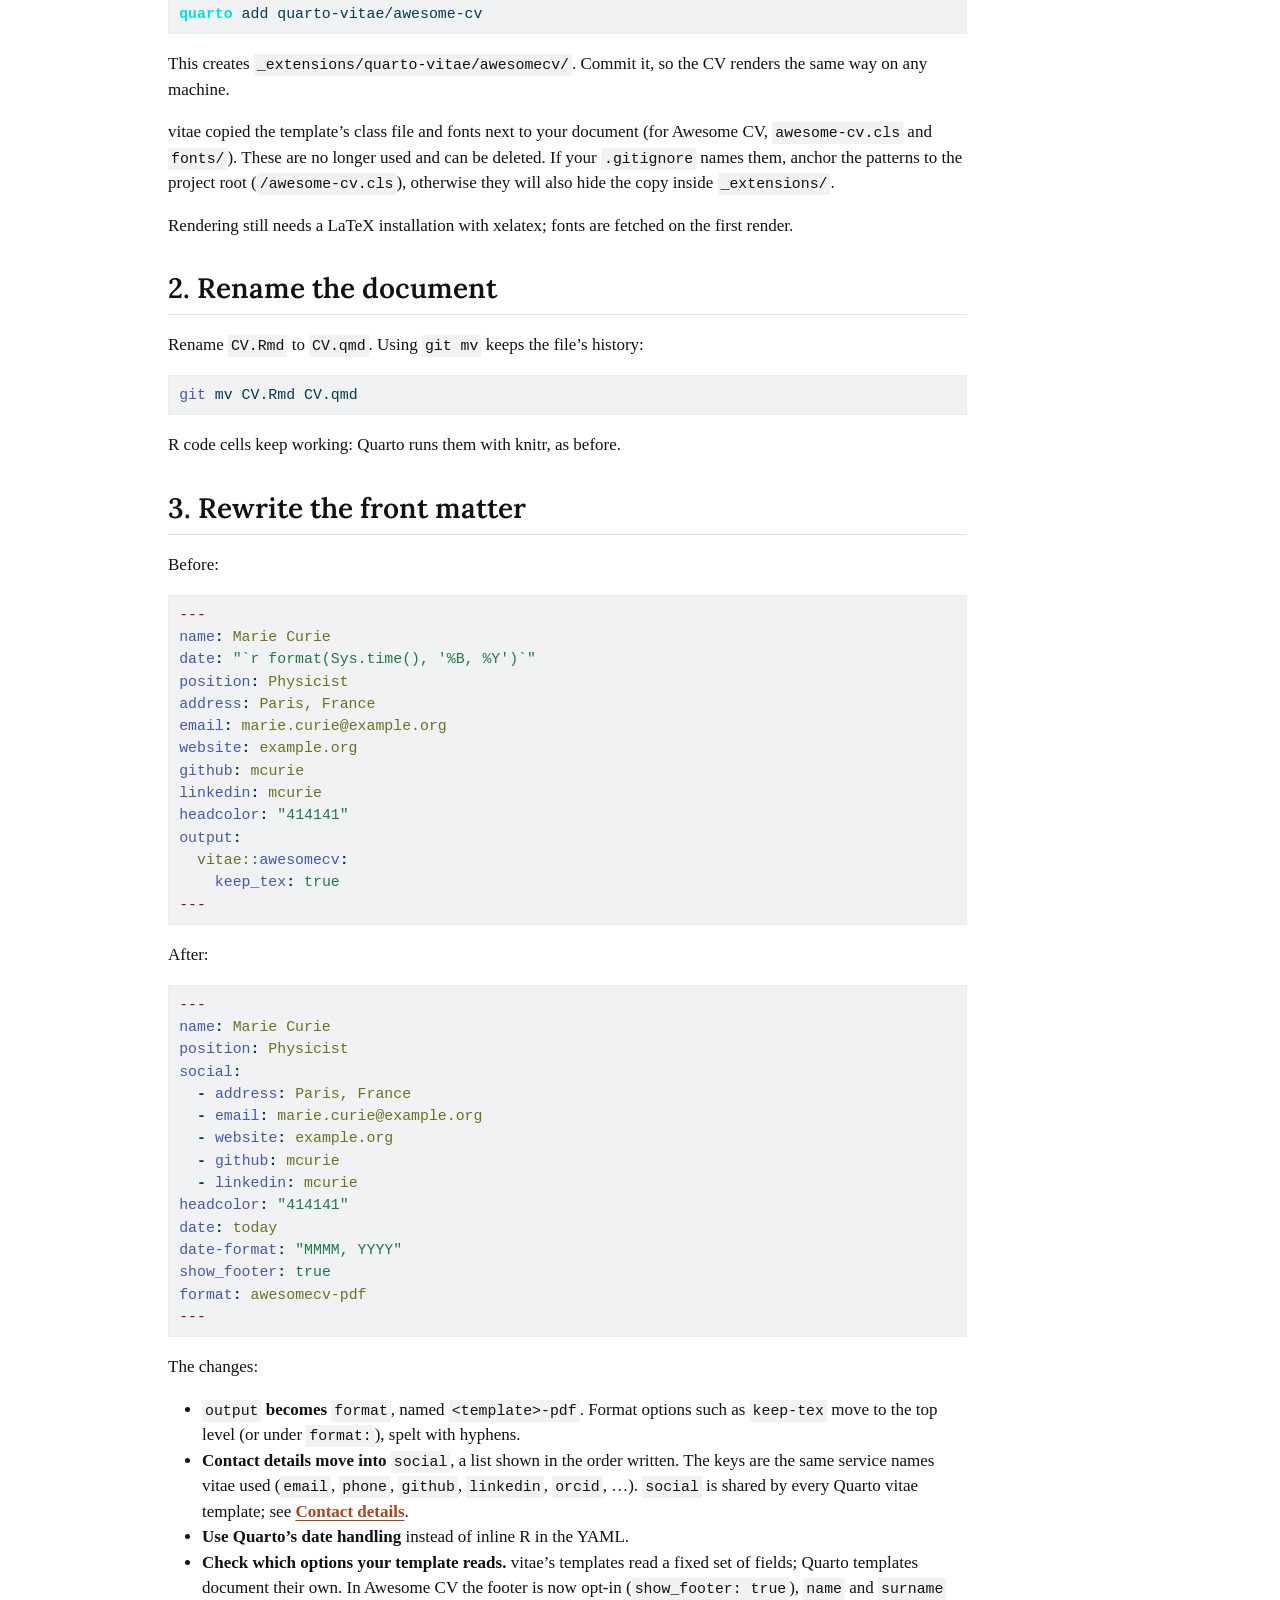
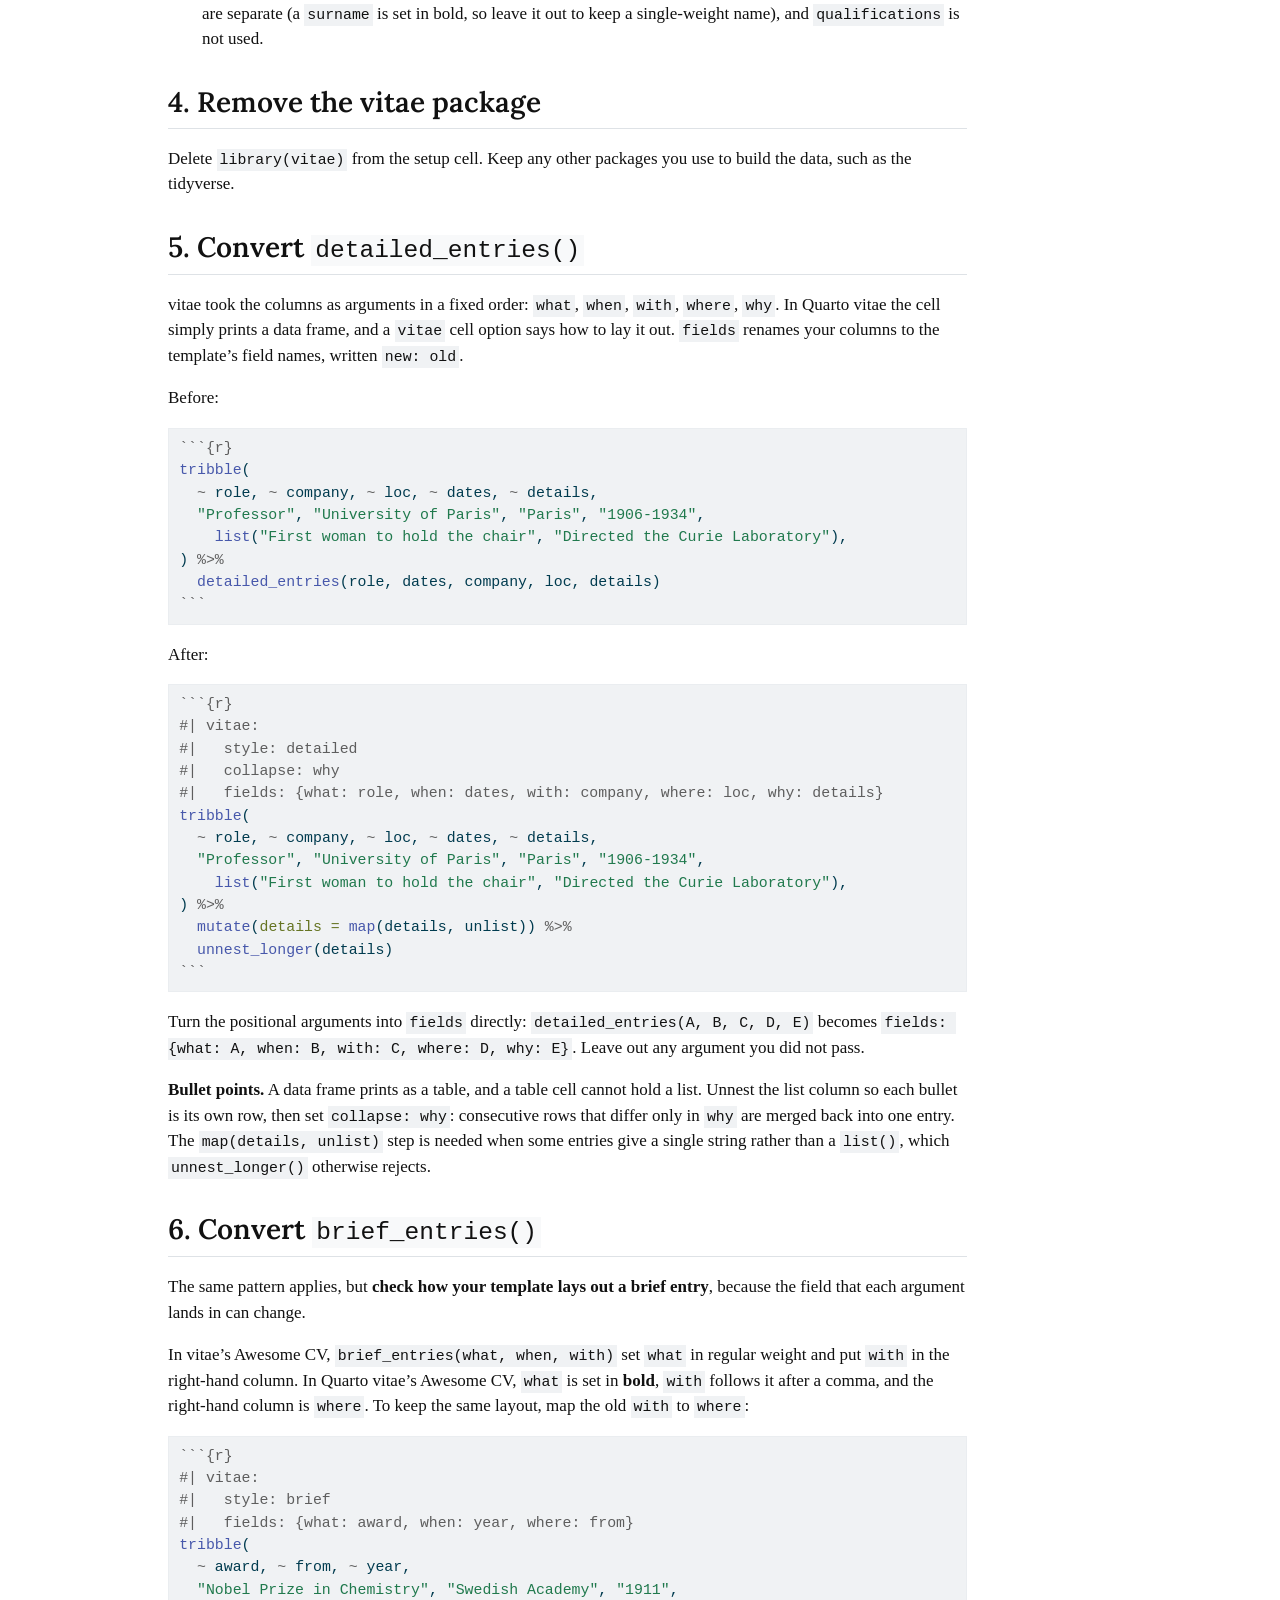
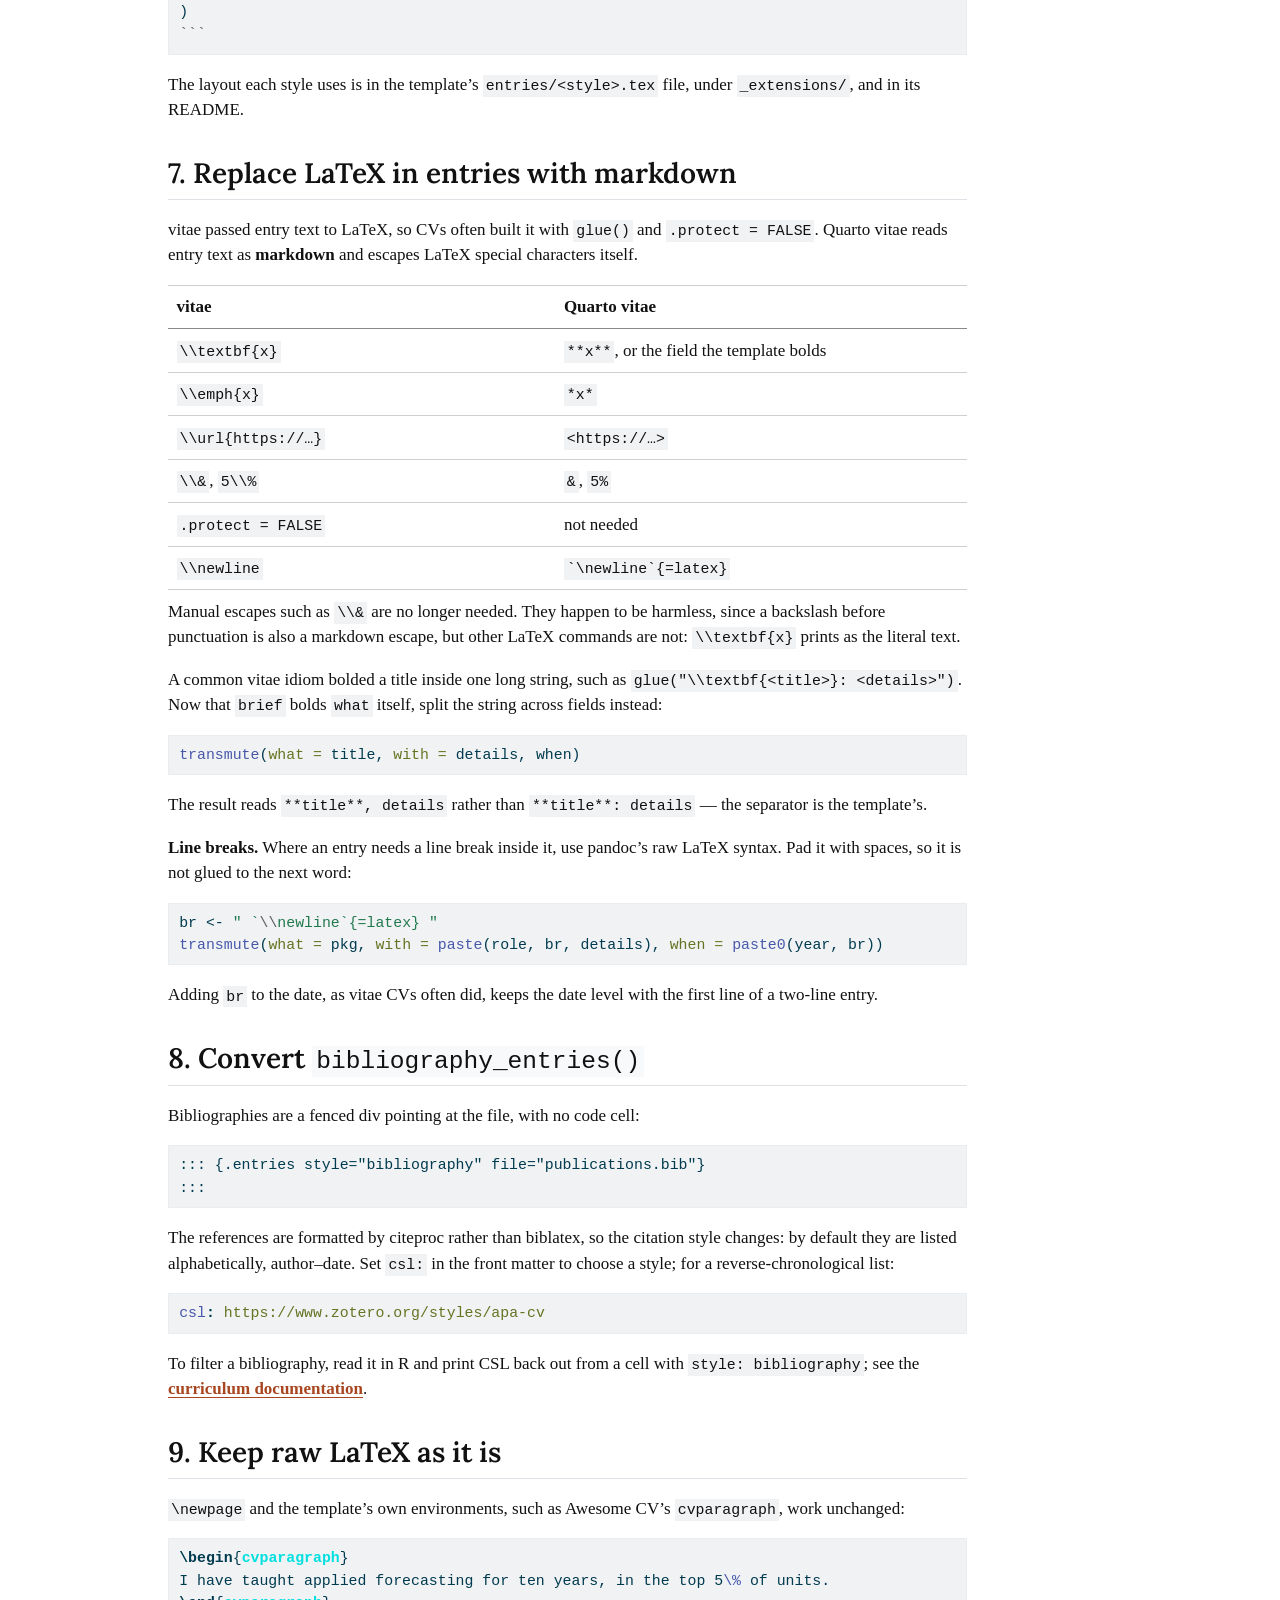
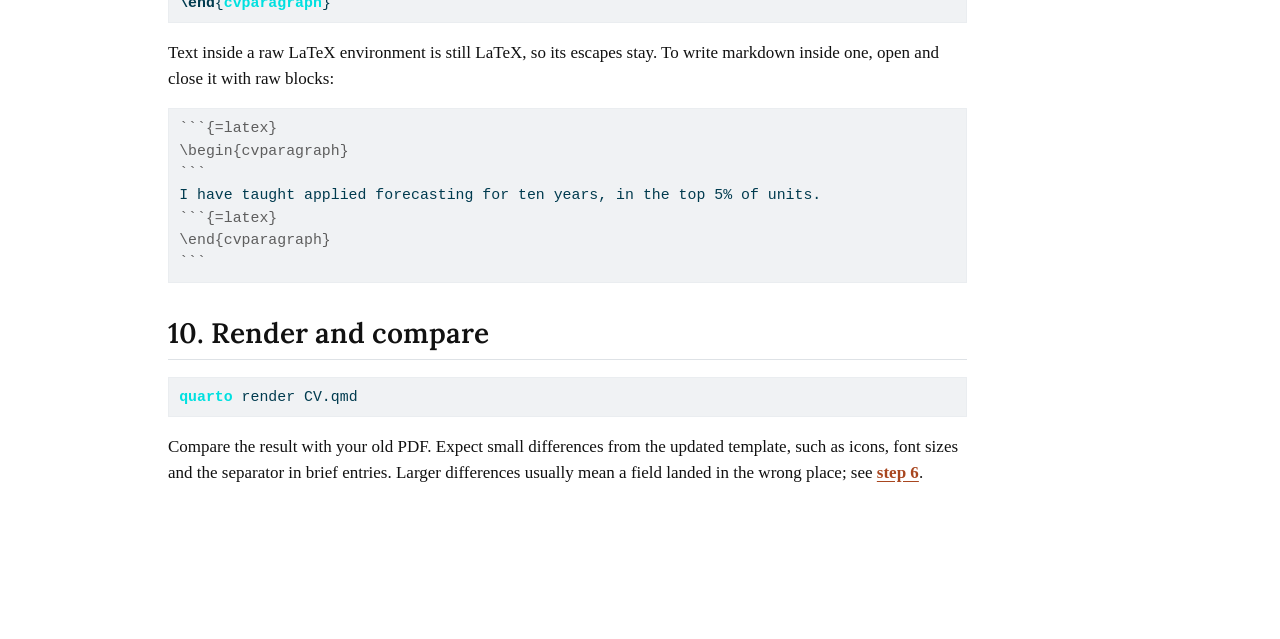
<file: migration.html>
<!DOCTYPE html>
<html xmlns="http://www.w3.org/1999/xhtml" lang="en" xml:lang="en"><head>

<meta charset="utf-8">
<meta name="generator" content="quarto-1.10.18">

<meta name="viewport" content="width=device-width, initial-scale=1.0, user-scalable=yes">


<title>Migrating from vitae – Quarto Vitae</title>
<style>
/* Default styles provided by pandoc.
** See https://pandoc.org/MANUAL.html#variables-for-html for config info.
*/
span.smallcaps{font-variant: small-caps;}
div.columns{display: flex; gap: 1.5em;}
div.column{flex: auto;}
@media screen {
div.columns{gap: min(4vw, 1.5em);}
div.column{overflow-x: auto;}
}
div.hanging-indent{margin-left: 1.5em; text-indent: -1.5em;}
ul.task-list{list-style: none;}
ul.task-list li input[type="checkbox"] {
  width: 0.8em;
  margin: 0 0.8em 0.2em -1em; /* quarto-specific, see https://github.com/quarto-dev/quarto-cli/issues/4556 */ 
  vertical-align: middle;
}
/* CSS for syntax highlighting */
html { -webkit-text-size-adjust: 100%; }
pre > code.sourceCode { white-space: pre; position: relative; }
pre > code.sourceCode > span { display: inline-block; line-height: 1.25; }
pre > code.sourceCode > span:empty { height: 1.2em; }
.sourceCode { overflow: visible; }
code.sourceCode > span { color: inherit; text-decoration: inherit; }
div.sourceCode { margin: 1em 0; }
pre.sourceCode { margin: 0; }
@media screen {
div.sourceCode { overflow: auto; }
}
@media print {
pre > code.sourceCode { white-space: pre-wrap; }
pre > code.sourceCode > span { text-indent: -5em; padding-left: 5em; }
}
pre.numberSource code
  { counter-reset: source-line 0; }
pre.numberSource code > span
  { position: relative; left: -4em; counter-increment: source-line; }
pre.numberSource code > span > a:first-child::before
  { content: counter(source-line);
    position: relative; left: -1em; text-align: right; vertical-align: baseline;
    border: none; display: inline-block;
    -webkit-touch-callout: none; -webkit-user-select: none;
    -khtml-user-select: none; -moz-user-select: none;
    -ms-user-select: none; user-select: none;
    padding: 0 4px; width: 4em;
  }
pre.numberSource { margin-left: 3em;  padding-left: 4px; }
div.sourceCode
  {   }
@media screen {
pre > code.sourceCode > span > a:first-child::before { text-decoration: underline; }
}
</style>


<script src="site_libs/quarto-nav/quarto-nav.js"></script>
<script src="site_libs/quarto-nav/headroom.min.js"></script>
<script src="site_libs/clipboard/clipboard.min.js"></script>
<script src="site_libs/quarto-search/autocomplete.umd.js"></script>
<script src="site_libs/quarto-search/fuse.min.js"></script>
<script src="site_libs/quarto-search/quarto-search.js"></script>
<meta name="quarto:offset" content="./">
<link href="./images/vitae-hex.svg" rel="icon" type="image/svg+xml">
<script src="site_libs/quarto-html/quarto.js" type="module"></script>
<script src="site_libs/quarto-html/tabsets/tabsets.js" type="module"></script>
<script src="site_libs/quarto-html/popper.min.js"></script>
<script src="site_libs/quarto-html/tippy.umd.min.js"></script>
<script src="site_libs/quarto-html/anchor.min.js"></script>
<link href="site_libs/quarto-html/tippy.css" rel="stylesheet">
<link href="site_libs/quarto-html/quarto-syntax-highlighting-64a204ab8560d761af7679ceaba22944.css" rel="stylesheet" class="quarto-color-scheme" id="quarto-text-highlighting-styles">
<link href="site_libs/quarto-html/quarto-syntax-highlighting-dark-b85bc7c33db8c58e0ec93c3465666fed.css" rel="stylesheet" class="quarto-color-scheme quarto-color-alternate" id="quarto-text-highlighting-styles">
<link href="site_libs/quarto-html/quarto-syntax-highlighting-64a204ab8560d761af7679ceaba22944.css" rel="stylesheet" class="quarto-color-scheme-extra" id="quarto-text-highlighting-styles">
<script src="site_libs/bootstrap/bootstrap.min.js"></script>
<link href="site_libs/bootstrap/bootstrap-icons.css" rel="stylesheet">
<link href="site_libs/bootstrap/bootstrap-d7059f15171982aed9d4ed37159d4200.min.css" rel="stylesheet" append-hash="true" class="quarto-color-scheme" id="quarto-bootstrap" data-mode="light">
<link href="site_libs/bootstrap/bootstrap-dark-50c704c09d3cf03c87f99deb8ff29045.min.css" rel="stylesheet" append-hash="true" class="quarto-color-scheme quarto-color-alternate" id="quarto-bootstrap" data-mode="light">
<link href="site_libs/bootstrap/bootstrap-d7059f15171982aed9d4ed37159d4200.min.css" rel="stylesheet" append-hash="true" class="quarto-color-scheme-extra" id="quarto-bootstrap" data-mode="light">
<script id="quarto-search-options" type="application/json">{
  "location": "navbar",
  "copy-button": false,
  "collapse-after": 3,
  "panel-placement": "end",
  "type": "overlay",
  "limit": 50,
  "keyboard-shortcut": [
    "f",
    "/",
    "s"
  ],
  "show-item-context": false,
  "language": {
    "search-no-results-text": "No results",
    "search-matching-documents-text": "matching documents",
    "search-copy-link-title": "Copy link to search",
    "search-hide-matches-text": "Hide additional matches",
    "search-more-match-text": "more match in this document",
    "search-more-matches-text": "more matches in this document",
    "search-clear-button-title": "Clear",
    "search-text-placeholder": "",
    "search-detached-cancel-button-title": "Cancel",
    "search-submit-button-title": "Submit",
    "search-label": "Search"
  }
}</script>
<!-- Privacy-friendly analytics by Plausible -->
<script async="" src="https://track.mitchelloharawild.com/js/pa-d_obeJxAXy3vs_fFDPNIY.js"></script>
<script>
  window.plausible=window.plausible||function(){(plausible.q=plausible.q||[]).push(arguments)},plausible.init=plausible.init||function(i){plausible.o=i||{}};
  plausible.init()
</script>


<link rel="stylesheet" href="styles.css">
<meta property="og:title" content="Migrating from vitae – Quarto Vitae">
<meta property="og:description" content="Moving an R Markdown CV from the vitae R package to Quarto vitae">
<meta property="og:image" content="https://quarto-vitae.github.io/images/opengraph.png">
<meta property="og:site_name" content="Quarto Vitae">
<meta property="og:image:height" content="630">
<meta property="og:image:width" content="1200">
<meta name="twitter:title" content="Migrating from vitae – Quarto Vitae">
<meta name="twitter:description" content="Moving an R Markdown CV from the vitae R package to Quarto vitae">
<meta name="twitter:image" content="https://quarto-vitae.github.io/images/opengraph.png">
<meta name="twitter:image-height" content="630">
<meta name="twitter:image-width" content="1200">
<meta name="twitter:card" content="summary_large_image">
</head>

<body class="nav-fixed quarto-light">

<div id="quarto-search-results"></div>
  <header id="quarto-header" class="headroom fixed-top">
    <nav class="navbar navbar-expand-lg " data-bs-theme="dark">
      <div class="navbar-container container-fluid">
      <div class="navbar-brand-container mx-auto">
    <a href="./index.html" class="navbar-brand navbar-brand-logo">
    <img src="./images/vitae-hex.svg" alt="Quarto Vitae" class="navbar-logo light-content">
    <img src="./images/vitae-hex.svg" alt="Quarto Vitae" class="navbar-logo dark-content">
    </a>
    <a class="navbar-brand" href="./index.html">
    <span class="navbar-title">Quarto Vitae</span>
    </a>
  </div>
            <div id="quarto-search" class="" title="Search"></div>
          <button class="navbar-toggler" type="button" data-bs-toggle="collapse" data-bs-target="#navbarCollapse" aria-controls="navbarCollapse" role="menu" aria-expanded="false" aria-label="Toggle navigation" onclick="if (window.quartoToggleHeadroom) { window.quartoToggleHeadroom(); }">
  <span class="navbar-toggler-icon"></span>
</button>
          <div class="collapse navbar-collapse" id="navbarCollapse">
            <ul class="navbar-nav navbar-nav-scroll me-auto">
  <li class="nav-item">
    <a class="nav-link" href="./index.html"> 
<span class="menu-text">Home</span></a>
  </li>  
  <li class="nav-item">
    <a class="nav-link" href="./templates.html"> 
<span class="menu-text">Templates</span></a>
  </li>  
  <li class="nav-item">
    <a class="nav-link" href="./using-templates.html"> 
<span class="menu-text">Writing a CV</span></a>
  </li>  
  <li class="nav-item">
    <a class="nav-link active" href="./migration.html" aria-current="page"> 
<span class="menu-text">Migrating from R Markdown</span></a>
  </li>  
  <li class="nav-item">
    <a class="nav-link" href="./creating-templates.html"> 
<span class="menu-text">Creating Templates</span></a>
  </li>  
</ul>
            <ul class="navbar-nav navbar-nav-scroll ms-auto">
  <li class="nav-item compact">
    <a class="nav-link" href="https://github.com/orgs/quarto-vitae/repositories"> <i class="bi bi-github" role="img" aria-label="Quarto Vitae templates on GitHub">
</i> 
<span class="menu-text"></span></a>
  </li>  
</ul>
          </div> <!-- /navcollapse -->
            <div class="quarto-navbar-tools">
</div>
      </div> <!-- /container-fluid -->
    </nav>
</header>
<!-- content -->
<div id="quarto-content" class="quarto-container page-columns page-rows-contents page-layout-article page-navbar">
<!-- sidebar -->
<!-- margin-sidebar -->
    <div id="quarto-margin-sidebar" class="sidebar margin-sidebar">
        <nav id="TOC" role="doc-toc" class="toc-active">
    <h2 id="toc-title">On this page</h2>
   
  <ul>
  <li><a href="#at-a-glance" id="toc-at-a-glance" class="nav-link active" data-scroll-target="#at-a-glance">At a glance</a></li>
  <li><a href="#install-the-template" id="toc-install-the-template" class="nav-link" data-scroll-target="#install-the-template">1. Install the template</a></li>
  <li><a href="#rename-the-document" id="toc-rename-the-document" class="nav-link" data-scroll-target="#rename-the-document">2. Rename the document</a></li>
  <li><a href="#rewrite-the-front-matter" id="toc-rewrite-the-front-matter" class="nav-link" data-scroll-target="#rewrite-the-front-matter">3. Rewrite the front matter</a></li>
  <li><a href="#remove-the-vitae-package" id="toc-remove-the-vitae-package" class="nav-link" data-scroll-target="#remove-the-vitae-package">4. Remove the vitae package</a></li>
  <li><a href="#convert-detailed_entries" id="toc-convert-detailed_entries" class="nav-link" data-scroll-target="#convert-detailed_entries">5. Convert <code>detailed_entries()</code></a></li>
  <li><a href="#brief-entries" id="toc-brief-entries" class="nav-link" data-scroll-target="#brief-entries">6. Convert <code>brief_entries()</code></a></li>
  <li><a href="#replace-latex-in-entries-with-markdown" id="toc-replace-latex-in-entries-with-markdown" class="nav-link" data-scroll-target="#replace-latex-in-entries-with-markdown">7. Replace LaTeX in entries with markdown</a></li>
  <li><a href="#convert-bibliography_entries" id="toc-convert-bibliography_entries" class="nav-link" data-scroll-target="#convert-bibliography_entries">8. Convert <code>bibliography_entries()</code></a></li>
  <li><a href="#keep-raw-latex-as-it-is" id="toc-keep-raw-latex-as-it-is" class="nav-link" data-scroll-target="#keep-raw-latex-as-it-is">9. Keep raw LaTeX as it is</a></li>
  <li><a href="#render-and-compare" id="toc-render-and-compare" class="nav-link" data-scroll-target="#render-and-compare">10. Render and compare</a></li>
  </ul>
<div class="toc-actions"><ul><li><a href="https://github.com/quarto-vitae/quarto-vitae.github.io/issues/new" class="toc-action"><i class="bi bi-github"></i>Report an issue</a></li></ul></div></nav>
    </div>
<!-- main -->
<main class="content" id="quarto-document-content">

<header id="title-block-header" class="quarto-title-block default">
<div class="quarto-title">
<h1 class="title">Migrating from vitae</h1>
<p class="subtitle lead">Moving an R Markdown CV from the vitae R package to Quarto vitae</p>
</div>



<div class="quarto-title-meta">

    
  
    
  </div>
  


</header>



<div class="callout callout-style-default callout-note callout-titled">
<div class="callout-header d-flex align-content-center">
<div class="callout-icon-container">
<i class="callout-icon"></i>
</div>
<div class="callout-title-container flex-fill">
<span class="screen-reader-only">Note</span>Written for people and agents
</div>
</div>
<div class="callout-body-container callout-body">
<p>This guide is written to be followed by a person or by an LLM coding agent. The easiest way to migrate a CV from the vitae R Markdown templates is to open your CV project with an agent and point it here:</p>
<blockquote class="blockquote">
<p>Migrate my CV to Quarto vitae by following <a href="https://quarto-vitae.github.io/migration.llms.md" class="uri">https://quarto-vitae.github.io/migration.llms.md</a></p>
</blockquote>
<p>That address is a plain-markdown copy of this page, which also carries instructions meant only for agents: how to check the result against your old CV, and when to stop and ask you.</p>
</div>
</div>


<p>The <a href="https://pkg.mitchelloharawild.com/vitae/">vitae</a> R package built CVs from R Markdown, with entries produced by <code>detailed_entries()</code>, <code>brief_entries()</code> and <code>bibliography_entries()</code>. Quarto vitae keeps the same idea — a CV is data plus a layout — but the layout is chosen with cell options rather than R functions, so the data no longer has to come from R.</p>
<p>Most CVs migrate with mechanical changes: the data in your <code>tribble()</code>s stays as it is, and only the code around it changes. This page walks through each change, using the Awesome CV template as the worked example.</p>
<section id="at-a-glance" class="level2">
<h2 class="anchored" data-anchor-id="at-a-glance">At a glance</h2>
<table class="caption-top table">
<colgroup>
<col style="width: 40%">
<col style="width: 59%">
</colgroup>
<thead>
<tr class="header">
<th>vitae (R Markdown)</th>
<th>Quarto vitae</th>
</tr>
</thead>
<tbody>
<tr class="odd">
<td><code>CV.Rmd</code></td>
<td><code>CV.qmd</code></td>
</tr>
<tr class="even">
<td><code>output: vitae::awesomecv</code></td>
<td><code>format: awesomecv-pdf</code></td>
</tr>
<tr class="odd">
<td><code>keep_tex: true</code> under <code>output</code></td>
<td><code>keep-tex: true</code> at the top level</td>
</tr>
<tr class="even">
<td><code>email:</code>, <code>github:</code>, <code>address:</code> …</td>
<td>a <code>social:</code> list</td>
</tr>
<tr class="odd">
<td><code>date: "`r format(Sys.time(), '%B, %Y')`"</code></td>
<td><code>date: today</code> with <code>date-format: "MMMM, YYYY"</code></td>
</tr>
<tr class="even">
<td><code>library(vitae)</code></td>
<td>not needed</td>
</tr>
<tr class="odd">
<td><code>detailed_entries(what, when, with, where, why)</code></td>
<td><code>#| vitae:</code> cell option with <code>style: detailed</code></td>
</tr>
<tr class="even">
<td><code>brief_entries(what, when, with)</code></td>
<td><code>#| vitae:</code> cell option with <code>style: brief</code></td>
</tr>
<tr class="odd">
<td><code>bibliography_entries("refs.bib")</code></td>
<td><code>::: {.entries style="bibliography" file="refs.bib"}</code></td>
</tr>
<tr class="even">
<td>list column of bullet points</td>
<td>one row per bullet, merged with <code>collapse: why</code></td>
</tr>
<tr class="odd">
<td><code>glue("\\textbf{&lt;x&gt;}")</code>, <code>.protect = FALSE</code></td>
<td>markdown (<code>**x**</code>); escaping is automatic</td>
</tr>
<tr class="even">
<td><code>\\newline</code> inside an entry</td>
<td><code>`\newline`{=latex}</code></td>
</tr>
<tr class="odd">
<td><code>\newpage</code>, <code>\begin{cvparagraph}</code></td>
<td>unchanged — raw LaTeX still works</td>
</tr>
<tr class="even">
<td><code>rmarkdown::render("CV.Rmd")</code></td>
<td><code>quarto render CV.qmd</code></td>
</tr>
</tbody>
</table>
</section>
<section id="install-the-template" class="level2">
<h2 class="anchored" data-anchor-id="install-the-template">1. Install the template</h2>
<p>Templates are Quarto extensions, installed into your project rather than into R:</p>
<div class="code-copy-outer-scaffold"><div class="sourceCode" id="cb1"><pre class="sourceCode bash code-with-copy"><code class="sourceCode bash"><span id="cb1-1"><a href="#cb1-1" aria-hidden="true" tabindex="-1"></a><span class="ex">quarto</span> add quarto-vitae/awesome-cv</span></code></pre></div><button title="Copy to Clipboard" class="code-copy-button"><i class="bi"></i></button></div>
<p>This creates <code>_extensions/quarto-vitae/awesomecv/</code>. Commit it, so the CV renders the same way on any machine.</p>
<p>vitae copied the template’s class file and fonts next to your document (for Awesome CV, <code>awesome-cv.cls</code> and <code>fonts/</code>). These are no longer used and can be deleted. If your <code>.gitignore</code> names them, anchor the patterns to the project root (<code>/awesome-cv.cls</code>), otherwise they will also hide the copy inside <code>_extensions/</code>.</p>
<p>Rendering still needs a LaTeX installation with xelatex; fonts are fetched on the first render.</p>
</section>
<section id="rename-the-document" class="level2">
<h2 class="anchored" data-anchor-id="rename-the-document">2. Rename the document</h2>
<p>Rename <code>CV.Rmd</code> to <code>CV.qmd</code>. Using <code>git mv</code> keeps the file’s history:</p>
<div class="code-copy-outer-scaffold"><div class="sourceCode" id="cb2"><pre class="sourceCode bash code-with-copy"><code class="sourceCode bash"><span id="cb2-1"><a href="#cb2-1" aria-hidden="true" tabindex="-1"></a><span class="fu">git</span> mv CV.Rmd CV.qmd</span></code></pre></div><button title="Copy to Clipboard" class="code-copy-button"><i class="bi"></i></button></div>
<p>R code cells keep working: Quarto runs them with knitr, as before.</p>
</section>
<section id="rewrite-the-front-matter" class="level2">
<h2 class="anchored" data-anchor-id="rewrite-the-front-matter">3. Rewrite the front matter</h2>
<p>Before:</p>
<div class="code-copy-outer-scaffold"><div class="sourceCode" id="cb3"><pre class="sourceCode yaml code-with-copy"><code class="sourceCode yaml"><span id="cb3-1"><a href="#cb3-1" aria-hidden="true" tabindex="-1"></a><span class="pp">---</span></span>
<span id="cb3-2"><a href="#cb3-2" aria-hidden="true" tabindex="-1"></a><span class="fu">name</span><span class="kw">:</span><span class="at"> Marie Curie</span></span>
<span id="cb3-3"><a href="#cb3-3" aria-hidden="true" tabindex="-1"></a><span class="fu">date</span><span class="kw">:</span><span class="at"> </span><span class="st">"`r format(Sys.time(), '%B, %Y')`"</span></span>
<span id="cb3-4"><a href="#cb3-4" aria-hidden="true" tabindex="-1"></a><span class="fu">position</span><span class="kw">:</span><span class="at"> Physicist</span></span>
<span id="cb3-5"><a href="#cb3-5" aria-hidden="true" tabindex="-1"></a><span class="fu">address</span><span class="kw">:</span><span class="at"> Paris, France</span></span>
<span id="cb3-6"><a href="#cb3-6" aria-hidden="true" tabindex="-1"></a><span class="fu">email</span><span class="kw">:</span><span class="at"> marie.curie@example.org</span></span>
<span id="cb3-7"><a href="#cb3-7" aria-hidden="true" tabindex="-1"></a><span class="fu">website</span><span class="kw">:</span><span class="at"> example.org</span></span>
<span id="cb3-8"><a href="#cb3-8" aria-hidden="true" tabindex="-1"></a><span class="fu">github</span><span class="kw">:</span><span class="at"> mcurie</span></span>
<span id="cb3-9"><a href="#cb3-9" aria-hidden="true" tabindex="-1"></a><span class="fu">linkedin</span><span class="kw">:</span><span class="at"> mcurie</span></span>
<span id="cb3-10"><a href="#cb3-10" aria-hidden="true" tabindex="-1"></a><span class="fu">headcolor</span><span class="kw">:</span><span class="at"> </span><span class="st">"414141"</span></span>
<span id="cb3-11"><a href="#cb3-11" aria-hidden="true" tabindex="-1"></a><span class="fu">output</span><span class="kw">:</span></span>
<span id="cb3-12"><a href="#cb3-12" aria-hidden="true" tabindex="-1"></a><span class="at">  vitae:</span><span class="fu">:awesomecv</span><span class="kw">:</span></span>
<span id="cb3-13"><a href="#cb3-13" aria-hidden="true" tabindex="-1"></a><span class="at">    </span><span class="fu">keep_tex</span><span class="kw">:</span><span class="at"> </span><span class="ch">true</span></span>
<span id="cb3-14"><a href="#cb3-14" aria-hidden="true" tabindex="-1"></a><span class="pp">---</span></span></code></pre></div><button title="Copy to Clipboard" class="code-copy-button"><i class="bi"></i></button></div>
<p>After:</p>
<div class="code-copy-outer-scaffold"><div class="sourceCode" id="cb4"><pre class="sourceCode yaml code-with-copy"><code class="sourceCode yaml"><span id="cb4-1"><a href="#cb4-1" aria-hidden="true" tabindex="-1"></a><span class="pp">---</span></span>
<span id="cb4-2"><a href="#cb4-2" aria-hidden="true" tabindex="-1"></a><span class="fu">name</span><span class="kw">:</span><span class="at"> Marie Curie</span></span>
<span id="cb4-3"><a href="#cb4-3" aria-hidden="true" tabindex="-1"></a><span class="fu">position</span><span class="kw">:</span><span class="at"> Physicist</span></span>
<span id="cb4-4"><a href="#cb4-4" aria-hidden="true" tabindex="-1"></a><span class="fu">social</span><span class="kw">:</span></span>
<span id="cb4-5"><a href="#cb4-5" aria-hidden="true" tabindex="-1"></a><span class="at">  </span><span class="kw">-</span><span class="at"> </span><span class="fu">address</span><span class="kw">:</span><span class="at"> Paris, France</span></span>
<span id="cb4-6"><a href="#cb4-6" aria-hidden="true" tabindex="-1"></a><span class="at">  </span><span class="kw">-</span><span class="at"> </span><span class="fu">email</span><span class="kw">:</span><span class="at"> marie.curie@example.org</span></span>
<span id="cb4-7"><a href="#cb4-7" aria-hidden="true" tabindex="-1"></a><span class="at">  </span><span class="kw">-</span><span class="at"> </span><span class="fu">website</span><span class="kw">:</span><span class="at"> example.org</span></span>
<span id="cb4-8"><a href="#cb4-8" aria-hidden="true" tabindex="-1"></a><span class="at">  </span><span class="kw">-</span><span class="at"> </span><span class="fu">github</span><span class="kw">:</span><span class="at"> mcurie</span></span>
<span id="cb4-9"><a href="#cb4-9" aria-hidden="true" tabindex="-1"></a><span class="at">  </span><span class="kw">-</span><span class="at"> </span><span class="fu">linkedin</span><span class="kw">:</span><span class="at"> mcurie</span></span>
<span id="cb4-10"><a href="#cb4-10" aria-hidden="true" tabindex="-1"></a><span class="fu">headcolor</span><span class="kw">:</span><span class="at"> </span><span class="st">"414141"</span></span>
<span id="cb4-11"><a href="#cb4-11" aria-hidden="true" tabindex="-1"></a><span class="fu">date</span><span class="kw">:</span><span class="at"> today</span></span>
<span id="cb4-12"><a href="#cb4-12" aria-hidden="true" tabindex="-1"></a><span class="fu">date-format</span><span class="kw">:</span><span class="at"> </span><span class="st">"MMMM, YYYY"</span></span>
<span id="cb4-13"><a href="#cb4-13" aria-hidden="true" tabindex="-1"></a><span class="fu">show_footer</span><span class="kw">:</span><span class="at"> </span><span class="ch">true</span></span>
<span id="cb4-14"><a href="#cb4-14" aria-hidden="true" tabindex="-1"></a><span class="fu">format</span><span class="kw">:</span><span class="at"> awesomecv-pdf</span></span>
<span id="cb4-15"><a href="#cb4-15" aria-hidden="true" tabindex="-1"></a><span class="pp">---</span></span></code></pre></div><button title="Copy to Clipboard" class="code-copy-button"><i class="bi"></i></button></div>
<p>The changes:</p>
<ul>
<li><strong><code>output</code> becomes <code>format</code></strong>, named <code>&lt;template&gt;-pdf</code>. Format options such as <code>keep-tex</code> move to the top level (or under <code>format:</code>), spelt with hyphens.</li>
<li><strong>Contact details move into <code>social</code></strong>, a list shown in the order written. The keys are the same service names vitae used (<code>email</code>, <code>phone</code>, <code>github</code>, <code>linkedin</code>, <code>orcid</code>, …). <code>social</code> is shared by every Quarto vitae template; see <a href="./using-templates.html#contact-details-and-profiles">Contact details</a>.</li>
<li><strong>Use Quarto’s date handling</strong> instead of inline R in the YAML.</li>
<li><strong>Check which options your template reads.</strong> vitae’s templates read a fixed set of fields; Quarto templates document their own. In Awesome CV the footer is now opt-in (<code>show_footer: true</code>), <code>name</code> and <code>surname</code> are separate (a <code>surname</code> is set in bold, so leave it out to keep a single-weight name), and <code>qualifications</code> is not used.</li>
</ul>
</section>
<section id="remove-the-vitae-package" class="level2">
<h2 class="anchored" data-anchor-id="remove-the-vitae-package">4. Remove the vitae package</h2>
<p>Delete <code>library(vitae)</code> from the setup cell. Keep any other packages you use to build the data, such as the tidyverse.</p>
</section>
<section id="convert-detailed_entries" class="level2">
<h2 class="anchored" data-anchor-id="convert-detailed_entries">5. Convert <code>detailed_entries()</code></h2>
<p>vitae took the columns as arguments in a fixed order: <code>what</code>, <code>when</code>, <code>with</code>, <code>where</code>, <code>why</code>. In Quarto vitae the cell simply prints a data frame, and a <code>vitae</code> cell option says how to lay it out. <code>fields</code> renames your columns to the template’s field names, written <code>new: old</code>.</p>
<p>Before:</p>
<div class="code-copy-outer-scaffold"><div class="sourceCode" id="cb5"><pre class="sourceCode markdown code-with-copy"><code class="sourceCode markdown"><span id="cb5-1"><a href="#cb5-1" aria-hidden="true" tabindex="-1"></a><span class="in">```{r}</span></span>
<span id="cb5-2"><a href="#cb5-2" aria-hidden="true" tabindex="-1"></a><span class="fu">tribble</span>(</span>
<span id="cb5-3"><a href="#cb5-3" aria-hidden="true" tabindex="-1"></a>  <span class="sc">~</span> role, <span class="sc">~</span> company, <span class="sc">~</span> loc, <span class="sc">~</span> dates, <span class="sc">~</span> details,</span>
<span id="cb5-4"><a href="#cb5-4" aria-hidden="true" tabindex="-1"></a>  <span class="st">"Professor"</span>, <span class="st">"University of Paris"</span>, <span class="st">"Paris"</span>, <span class="st">"1906-1934"</span>,</span>
<span id="cb5-5"><a href="#cb5-5" aria-hidden="true" tabindex="-1"></a>    <span class="fu">list</span>(<span class="st">"First woman to hold the chair"</span>, <span class="st">"Directed the Curie Laboratory"</span>),</span>
<span id="cb5-6"><a href="#cb5-6" aria-hidden="true" tabindex="-1"></a>) <span class="sc">%&gt;%</span></span>
<span id="cb5-7"><a href="#cb5-7" aria-hidden="true" tabindex="-1"></a>  <span class="fu">detailed_entries</span>(role, dates, company, loc, details)</span>
<span id="cb5-8"><a href="#cb5-8" aria-hidden="true" tabindex="-1"></a><span class="in">```</span></span></code></pre></div><button title="Copy to Clipboard" class="code-copy-button"><i class="bi"></i></button></div>
<p>After:</p>
<div class="code-copy-outer-scaffold"><div class="sourceCode" id="cb6"><pre class="sourceCode markdown code-with-copy"><code class="sourceCode markdown"><span id="cb6-1"><a href="#cb6-1" aria-hidden="true" tabindex="-1"></a><span class="in">```{r}</span></span>
<span id="cb6-2"><a href="#cb6-2" aria-hidden="true" tabindex="-1"></a><span class="co">#| vitae:</span></span>
<span id="cb6-3"><a href="#cb6-3" aria-hidden="true" tabindex="-1"></a><span class="co">#|   style: detailed</span></span>
<span id="cb6-4"><a href="#cb6-4" aria-hidden="true" tabindex="-1"></a><span class="co">#|   collapse: why</span></span>
<span id="cb6-5"><a href="#cb6-5" aria-hidden="true" tabindex="-1"></a><span class="co">#|   fields: {what: role, when: dates, with: company, where: loc, why: details}</span></span>
<span id="cb6-6"><a href="#cb6-6" aria-hidden="true" tabindex="-1"></a><span class="fu">tribble</span>(</span>
<span id="cb6-7"><a href="#cb6-7" aria-hidden="true" tabindex="-1"></a>  <span class="sc">~</span> role, <span class="sc">~</span> company, <span class="sc">~</span> loc, <span class="sc">~</span> dates, <span class="sc">~</span> details,</span>
<span id="cb6-8"><a href="#cb6-8" aria-hidden="true" tabindex="-1"></a>  <span class="st">"Professor"</span>, <span class="st">"University of Paris"</span>, <span class="st">"Paris"</span>, <span class="st">"1906-1934"</span>,</span>
<span id="cb6-9"><a href="#cb6-9" aria-hidden="true" tabindex="-1"></a>    <span class="fu">list</span>(<span class="st">"First woman to hold the chair"</span>, <span class="st">"Directed the Curie Laboratory"</span>),</span>
<span id="cb6-10"><a href="#cb6-10" aria-hidden="true" tabindex="-1"></a>) <span class="sc">%&gt;%</span></span>
<span id="cb6-11"><a href="#cb6-11" aria-hidden="true" tabindex="-1"></a>  <span class="fu">mutate</span>(<span class="at">details =</span> <span class="fu">map</span>(details, unlist)) <span class="sc">%&gt;%</span></span>
<span id="cb6-12"><a href="#cb6-12" aria-hidden="true" tabindex="-1"></a>  <span class="fu">unnest_longer</span>(details)</span>
<span id="cb6-13"><a href="#cb6-13" aria-hidden="true" tabindex="-1"></a><span class="in">```</span></span></code></pre></div><button title="Copy to Clipboard" class="code-copy-button"><i class="bi"></i></button></div>
<p>Turn the positional arguments into <code>fields</code> directly: <code>detailed_entries(A, B, C, D, E)</code> becomes <code>fields: {what: A, when: B, with: C, where: D, why: E}</code>. Leave out any argument you did not pass.</p>
<p><strong>Bullet points.</strong> A data frame prints as a table, and a table cell cannot hold a list. Unnest the list column so each bullet is its own row, then set <code>collapse: why</code>: consecutive rows that differ only in <code>why</code> are merged back into one entry. The <code>map(details, unlist)</code> step is needed when some entries give a single string rather than a <code>list()</code>, which <code>unnest_longer()</code> otherwise rejects.</p>
</section>
<section id="brief-entries" class="level2">
<h2 class="anchored" data-anchor-id="brief-entries">6. Convert <code>brief_entries()</code></h2>
<p>The same pattern applies, but <strong>check how your template lays out a brief entry</strong>, because the field that each argument lands in can change.</p>
<p>In vitae’s Awesome CV, <code>brief_entries(what, when, with)</code> set <code>what</code> in regular weight and put <code>with</code> in the right-hand column. In Quarto vitae’s Awesome CV, <code>what</code> is set in <strong>bold</strong>, <code>with</code> follows it after a comma, and the right-hand column is <code>where</code>. To keep the same layout, map the old <code>with</code> to <code>where</code>:</p>
<div class="code-copy-outer-scaffold"><div class="sourceCode" id="cb7"><pre class="sourceCode markdown code-with-copy"><code class="sourceCode markdown"><span id="cb7-1"><a href="#cb7-1" aria-hidden="true" tabindex="-1"></a><span class="in">```{r}</span></span>
<span id="cb7-2"><a href="#cb7-2" aria-hidden="true" tabindex="-1"></a><span class="co">#| vitae:</span></span>
<span id="cb7-3"><a href="#cb7-3" aria-hidden="true" tabindex="-1"></a><span class="co">#|   style: brief</span></span>
<span id="cb7-4"><a href="#cb7-4" aria-hidden="true" tabindex="-1"></a><span class="co">#|   fields: {what: award, when: year, where: from}</span></span>
<span id="cb7-5"><a href="#cb7-5" aria-hidden="true" tabindex="-1"></a><span class="fu">tribble</span>(</span>
<span id="cb7-6"><a href="#cb7-6" aria-hidden="true" tabindex="-1"></a>  <span class="sc">~</span> award, <span class="sc">~</span> from, <span class="sc">~</span> year,</span>
<span id="cb7-7"><a href="#cb7-7" aria-hidden="true" tabindex="-1"></a>  <span class="st">"Nobel Prize in Chemistry"</span>, <span class="st">"Swedish Academy"</span>, <span class="st">"1911"</span>,</span>
<span id="cb7-8"><a href="#cb7-8" aria-hidden="true" tabindex="-1"></a>)</span>
<span id="cb7-9"><a href="#cb7-9" aria-hidden="true" tabindex="-1"></a><span class="in">```</span></span></code></pre></div><button title="Copy to Clipboard" class="code-copy-button"><i class="bi"></i></button></div>
<p>The layout each style uses is in the template’s <code>entries/&lt;style&gt;.tex</code> file, under <code>_extensions/</code>, and in its README.</p>
</section>
<section id="replace-latex-in-entries-with-markdown" class="level2">
<h2 class="anchored" data-anchor-id="replace-latex-in-entries-with-markdown">7. Replace LaTeX in entries with markdown</h2>
<p>vitae passed entry text to LaTeX, so CVs often built it with <code>glue()</code> and <code>.protect = FALSE</code>. Quarto vitae reads entry text as <strong>markdown</strong> and escapes LaTeX special characters itself.</p>
<table class="caption-top table">
<colgroup>
<col style="width: 48%">
<col style="width: 51%">
</colgroup>
<thead>
<tr class="header">
<th>vitae</th>
<th>Quarto vitae</th>
</tr>
</thead>
<tbody>
<tr class="odd">
<td><code>\\textbf{x}</code></td>
<td><code>**x**</code>, or the field the template bolds</td>
</tr>
<tr class="even">
<td><code>\\emph{x}</code></td>
<td><code>*x*</code></td>
</tr>
<tr class="odd">
<td><code>\\url{https://…}</code></td>
<td><code>&lt;https://…&gt;</code></td>
</tr>
<tr class="even">
<td><code>\\&amp;</code>, <code>5\\%</code></td>
<td><code>&amp;</code>, <code>5%</code></td>
</tr>
<tr class="odd">
<td><code>.protect = FALSE</code></td>
<td>not needed</td>
</tr>
<tr class="even">
<td><code>\\newline</code></td>
<td><code>`\newline`{=latex}</code></td>
</tr>
</tbody>
</table>
<p>Manual escapes such as <code>\\&amp;</code> are no longer needed. They happen to be harmless, since a backslash before punctuation is also a markdown escape, but other LaTeX commands are not: <code>\\textbf{x}</code> prints as the literal text.</p>
<p>A common vitae idiom bolded a title inside one long string, such as <code>glue("\\textbf{&lt;title&gt;}: &lt;details&gt;")</code>. Now that <code>brief</code> bolds <code>what</code> itself, split the string across fields instead:</p>
<div class="code-copy-outer-scaffold"><div class="sourceCode" id="cb8"><pre class="sourceCode r code-with-copy"><code class="sourceCode r"><span id="cb8-1"><a href="#cb8-1" aria-hidden="true" tabindex="-1"></a><span class="fu">transmute</span>(<span class="at">what =</span> title, <span class="at">with =</span> details, when)</span></code></pre></div><button title="Copy to Clipboard" class="code-copy-button"><i class="bi"></i></button></div>
<p>The result reads <code>**title**, details</code> rather than <code>**title**: details</code> — the separator is the template’s.</p>
<p><strong>Line breaks.</strong> Where an entry needs a line break inside it, use pandoc’s raw LaTeX syntax. Pad it with spaces, so it is not glued to the next word:</p>
<div class="code-copy-outer-scaffold"><div class="sourceCode" id="cb9"><pre class="sourceCode r code-with-copy"><code class="sourceCode r"><span id="cb9-1"><a href="#cb9-1" aria-hidden="true" tabindex="-1"></a>br <span class="ot">&lt;-</span> <span class="st">" `</span><span class="sc">\\</span><span class="st">newline`{=latex} "</span></span>
<span id="cb9-2"><a href="#cb9-2" aria-hidden="true" tabindex="-1"></a><span class="fu">transmute</span>(<span class="at">what =</span> pkg, <span class="at">with =</span> <span class="fu">paste</span>(role, br, details), <span class="at">when =</span> <span class="fu">paste0</span>(year, br))</span></code></pre></div><button title="Copy to Clipboard" class="code-copy-button"><i class="bi"></i></button></div>
<p>Adding <code>br</code> to the date, as vitae CVs often did, keeps the date level with the first line of a two-line entry.</p>
</section>
<section id="convert-bibliography_entries" class="level2">
<h2 class="anchored" data-anchor-id="convert-bibliography_entries">8. Convert <code>bibliography_entries()</code></h2>
<p>Bibliographies are a fenced div pointing at the file, with no code cell:</p>
<div class="code-copy-outer-scaffold"><div class="sourceCode" id="cb10"><pre class="sourceCode markdown code-with-copy"><code class="sourceCode markdown"><span id="cb10-1"><a href="#cb10-1" aria-hidden="true" tabindex="-1"></a>::: {.entries style="bibliography" file="publications.bib"}</span>
<span id="cb10-2"><a href="#cb10-2" aria-hidden="true" tabindex="-1"></a>:::</span></code></pre></div><button title="Copy to Clipboard" class="code-copy-button"><i class="bi"></i></button></div>
<p>The references are formatted by citeproc rather than biblatex, so the citation style changes: by default they are listed alphabetically, author–date. Set <code>csl:</code> in the front matter to choose a style; for a reverse-chronological list:</p>
<div class="code-copy-outer-scaffold"><div class="sourceCode" id="cb11"><pre class="sourceCode yaml code-with-copy"><code class="sourceCode yaml"><span id="cb11-1"><a href="#cb11-1" aria-hidden="true" tabindex="-1"></a><span class="fu">csl</span><span class="kw">:</span><span class="at"> https://www.zotero.org/styles/apa-cv</span></span></code></pre></div><button title="Copy to Clipboard" class="code-copy-button"><i class="bi"></i></button></div>
<p>To filter a bibliography, read it in R and print CSL back out from a cell with <code>style: bibliography</code>; see the <a href="https://github.com/quarto-vitae/curriculum#bibliographies">curriculum documentation</a>.</p>
</section>
<section id="keep-raw-latex-as-it-is" class="level2">
<h2 class="anchored" data-anchor-id="keep-raw-latex-as-it-is">9. Keep raw LaTeX as it is</h2>
<p><code>\newpage</code> and the template’s own environments, such as Awesome CV’s <code>cvparagraph</code>, work unchanged:</p>
<div class="code-copy-outer-scaffold"><div class="sourceCode" id="cb12"><pre class="sourceCode latex code-with-copy"><code class="sourceCode latex"><span id="cb12-1"><a href="#cb12-1" aria-hidden="true" tabindex="-1"></a><span class="kw">\begin</span>{<span class="ex">cvparagraph</span>}</span>
<span id="cb12-2"><a href="#cb12-2" aria-hidden="true" tabindex="-1"></a>I have taught applied forecasting for ten years, in the top 5<span class="fu">\%</span> of units.</span>
<span id="cb12-3"><a href="#cb12-3" aria-hidden="true" tabindex="-1"></a><span class="kw">\end</span>{<span class="ex">cvparagraph</span>}</span></code></pre></div><button title="Copy to Clipboard" class="code-copy-button"><i class="bi"></i></button></div>
<p>Text inside a raw LaTeX environment is still LaTeX, so its escapes stay. To write markdown inside one, open and close it with raw blocks:</p>
<div class="code-copy-outer-scaffold"><div class="sourceCode" id="cb13"><pre class="sourceCode markdown code-with-copy"><code class="sourceCode markdown"><span id="cb13-1"><a href="#cb13-1" aria-hidden="true" tabindex="-1"></a><span class="in">```{=latex}</span></span>
<span id="cb13-2"><a href="#cb13-2" aria-hidden="true" tabindex="-1"></a><span class="in">\begin{cvparagraph}</span></span>
<span id="cb13-3"><a href="#cb13-3" aria-hidden="true" tabindex="-1"></a><span class="in">```</span></span>
<span id="cb13-4"><a href="#cb13-4" aria-hidden="true" tabindex="-1"></a>I have taught applied forecasting for ten years, in the top 5% of units.</span>
<span id="cb13-5"><a href="#cb13-5" aria-hidden="true" tabindex="-1"></a><span class="in">```{=latex}</span></span>
<span id="cb13-6"><a href="#cb13-6" aria-hidden="true" tabindex="-1"></a><span class="in">\end{cvparagraph}</span></span>
<span id="cb13-7"><a href="#cb13-7" aria-hidden="true" tabindex="-1"></a><span class="in">```</span></span></code></pre></div><button title="Copy to Clipboard" class="code-copy-button"><i class="bi"></i></button></div>
</section>
<section id="render-and-compare" class="level2">
<h2 class="anchored" data-anchor-id="render-and-compare">10. Render and compare</h2>
<div class="code-copy-outer-scaffold"><div class="sourceCode" id="cb14"><pre class="sourceCode bash code-with-copy"><code class="sourceCode bash"><span id="cb14-1"><a href="#cb14-1" aria-hidden="true" tabindex="-1"></a><span class="ex">quarto</span> render CV.qmd</span></code></pre></div><button title="Copy to Clipboard" class="code-copy-button"><i class="bi"></i></button></div>
<p>Compare the result with your old PDF. Expect small differences from the updated template, such as icons, font sizes and the separator in brief entries. Larger differences usually mean a field landed in the wrong place; see <a href="#brief-entries">step 6</a>.</p>
</section>




</main> <!-- /main -->
<script id="quarto-html-after-body" type="application/javascript">
  window.document.addEventListener("DOMContentLoaded", function (event) {
    const icon = "";
    const anchorJS = new window.AnchorJS();
    anchorJS.options = {
      placement: 'right',
      icon: icon
    };
    anchorJS.add('.anchored');
    const isCodeAnnotation = (el) => {
      for (const clz of el.classList) {
        if (clz.startsWith('code-annotation-')) {                     
          return true;
        }
      }
      return false;
    }
    const onCopySuccess = function(e) {
      // button target
      const button = e.trigger;
      // don't keep focus
      button.blur();
      // flash "checked"
      button.classList.add('code-copy-button-checked');
      var currentTitle = button.getAttribute("title");
      button.setAttribute("title", "Copied!");
      let tooltip;
      if (window.bootstrap) {
        button.setAttribute("data-bs-toggle", "tooltip");
        button.setAttribute("data-bs-placement", "left");
        button.setAttribute("data-bs-title", "Copied!");
        tooltip = new bootstrap.Tooltip(button, 
          { trigger: "manual", 
            customClass: "code-copy-button-tooltip",
            offset: [0, -8]});
        tooltip.show();    
      }
      setTimeout(function() {
        if (tooltip) {
          tooltip.hide();
          button.removeAttribute("data-bs-title");
          button.removeAttribute("data-bs-toggle");
          button.removeAttribute("data-bs-placement");
        }
        button.setAttribute("title", currentTitle);
        button.classList.remove('code-copy-button-checked');
      }, 1000);
      // clear code selection
      e.clearSelection();
    }
    const getTextToCopy = function(trigger) {
      const outerScaffold = trigger.parentElement.cloneNode(true);
      const codeEl = outerScaffold.querySelector('code');
      for (const childEl of codeEl.children) {
        if (isCodeAnnotation(childEl)) {
          childEl.remove();
        }
      }
      return codeEl.innerText;
    }
    const clipboard = new window.ClipboardJS('.code-copy-button:not([data-in-quarto-modal])', {
      text: getTextToCopy
    });
    clipboard.on('success', onCopySuccess);
    if (window.document.getElementById('quarto-embedded-source-code-modal')) {
      const clipboardModal = new window.ClipboardJS('.code-copy-button[data-in-quarto-modal]', {
        text: getTextToCopy,
        container: window.document.getElementById('quarto-embedded-source-code-modal')
      });
      clipboardModal.on('success', onCopySuccess);
    }
      var localhostRegex = new RegExp(/^(?:http|https):\/\/localhost\:?[0-9]*\//);
      var mailtoRegex = new RegExp(/^mailto:/);
        var filterRegex = new RegExp("https:\/\/quarto-vitae\.github\.io");
      var isInternal = (href) => {
          return filterRegex.test(href) || localhostRegex.test(href) || mailtoRegex.test(href);
      }
      // Inspect non-navigation links and adorn them if external
     var links = window.document.querySelectorAll('a[href]:not(.nav-link):not(.navbar-brand):not(.toc-action):not(.sidebar-link):not(.sidebar-item-toggle):not(.pagination-link):not(.no-external):not([aria-hidden]):not(.dropdown-item):not(.quarto-navigation-tool):not(.about-link)');
      for (var i=0; i<links.length; i++) {
        const link = links[i];
        if (!isInternal(link.href)) {
          // undo the damage that might have been done by quarto-nav.js in the case of
          // links that we want to consider external
          if (link.dataset.originalHref !== undefined) {
            link.href = link.dataset.originalHref;
          }
        }
      }
    function tippyHover(el, contentFn, onTriggerFn, onUntriggerFn) {
      const config = {
        allowHTML: true,
        maxWidth: 500,
        delay: 100,
        arrow: false,
        appendTo: function(el) {
            return el.parentElement;
        },
        interactive: true,
        interactiveBorder: 10,
        theme: 'quarto',
        placement: 'bottom-start',
      };
      if (contentFn) {
        config.content = contentFn;
      }
      if (onTriggerFn) {
        config.onTrigger = onTriggerFn;
      }
      if (onUntriggerFn) {
        config.onUntrigger = onUntriggerFn;
      }
      window.tippy(el, config); 
    }
    const noterefs = window.document.querySelectorAll('a[role="doc-noteref"]');
    for (var i=0; i<noterefs.length; i++) {
      const ref = noterefs[i];
      tippyHover(ref, function() {
        // use id or data attribute instead here
        let href = ref.getAttribute('data-footnote-href') || ref.getAttribute('href');
        try { href = new URL(href).hash; } catch {}
        const id = href.replace(/^#\/?/, "");
        const note = window.document.getElementById(id);
        if (note) {
          return note.innerHTML;
        } else {
          return "";
        }
      });
    }
    const xrefs = window.document.querySelectorAll('a.quarto-xref');
    const processXRef = (id, note) => {
      // Strip column container classes
      const stripColumnClz = (el) => {
        el.classList.remove("page-full", "page-columns");
        if (el.children) {
          for (const child of el.children) {
            stripColumnClz(child);
          }
        }
      }
      stripColumnClz(note)
      if (id === null || id.startsWith('sec-')) {
        // Special case sections, only their first couple elements
        const container = document.createElement("div");
        if (note.children && note.children.length > 2) {
          container.appendChild(note.children[0].cloneNode(true));
          for (let i = 1; i < note.children.length; i++) {
            const child = note.children[i];
            if (child.tagName === "P" && child.innerText === "") {
              continue;
            } else {
              container.appendChild(child.cloneNode(true));
              break;
            }
          }
          if (window.Quarto?.typesetMath) {
            window.Quarto.typesetMath(container);
          }
          return container.innerHTML
        } else {
          if (window.Quarto?.typesetMath) {
            window.Quarto.typesetMath(note);
          }
          return note.innerHTML;
        }
      } else {
        // Remove any anchor links if they are present
        const anchorLink = note.querySelector('a.anchorjs-link');
        if (anchorLink) {
          anchorLink.remove();
        }
        if (window.Quarto?.typesetMath) {
          window.Quarto.typesetMath(note);
        }
        if (note.classList.contains("callout")) {
          return note.outerHTML;
        } else {
          return note.innerHTML;
        }
      }
    }
    for (var i=0; i<xrefs.length; i++) {
      const xref = xrefs[i];
      tippyHover(xref, undefined, function(instance) {
        instance.disable();
        let url = xref.getAttribute('href');
        let hash = undefined; 
        if (url.startsWith('#')) {
          hash = url;
        } else {
          try { hash = new URL(url).hash; } catch {}
        }
        if (hash) {
          const id = hash.replace(/^#\/?/, "");
          const note = window.document.getElementById(id);
          if (note !== null) {
            try {
              const html = processXRef(id, note.cloneNode(true));
              instance.setContent(html);
            } finally {
              instance.enable();
              instance.show();
            }
          } else {
            // See if we can fetch this
            fetch(url.split('#')[0])
            .then(res => res.text())
            .then(html => {
              const parser = new DOMParser();
              const htmlDoc = parser.parseFromString(html, "text/html");
              const note = htmlDoc.getElementById(id);
              if (note !== null) {
                const html = processXRef(id, note);
                instance.setContent(html);
              } 
            }).finally(() => {
              instance.enable();
              instance.show();
            });
          }
        } else {
          // See if we can fetch a full url (with no hash to target)
          // This is a special case and we should probably do some content thinning / targeting
          fetch(url)
          .then(res => res.text())
          .then(html => {
            const parser = new DOMParser();
            const htmlDoc = parser.parseFromString(html, "text/html");
            const note = htmlDoc.querySelector('main.content');
            if (note !== null) {
              // This should only happen for chapter cross references
              // (since there is no id in the URL)
              // remove the first header
              if (note.children.length > 0 && note.children[0].tagName === "HEADER") {
                note.children[0].remove();
              }
              const html = processXRef(null, note);
              instance.setContent(html);
            } 
          }).finally(() => {
            instance.enable();
            instance.show();
          });
        }
      }, function(instance) {
      });
    }
        let selectedAnnoteEl;
        const selectorForAnnotation = ( cell, annotation) => {
          let cellAttr = 'data-code-cell="' + cell + '"';
          let lineAttr = 'data-code-annotation="' +  annotation + '"';
          const selector = 'span[' + cellAttr + '][' + lineAttr + ']';
          return selector;
        }
        const selectCodeLines = (annoteEl) => {
          const doc = window.document;
          const targetCell = annoteEl.getAttribute("data-target-cell");
          const targetAnnotation = annoteEl.getAttribute("data-target-annotation");
          const annoteSpan = window.document.querySelector(selectorForAnnotation(targetCell, targetAnnotation));
          const lines = annoteSpan.getAttribute("data-code-lines").split(",");
          const lineIds = lines.map((line) => {
            return targetCell + "-" + line;
          })
          let top = null;
          let height = null;
          let parent = null;
          if (lineIds.length > 0) {
              //compute the position of the single el (top and bottom and make a div)
              const el = window.document.getElementById(lineIds[0]);
              top = el.offsetTop;
              height = el.offsetHeight;
              parent = el.parentElement.parentElement;
            if (lineIds.length > 1) {
              const lastEl = window.document.getElementById(lineIds[lineIds.length - 1]);
              const bottom = lastEl.offsetTop + lastEl.offsetHeight;
              height = bottom - top;
            }
            if (top !== null && height !== null && parent !== null) {
              // cook up a div (if necessary) and position it 
              let div = window.document.getElementById("code-annotation-line-highlight");
              if (div === null) {
                div = window.document.createElement("div");
                div.setAttribute("id", "code-annotation-line-highlight");
                div.style.position = 'absolute';
                parent.appendChild(div);
              }
              div.style.top = top - 2 + "px";
              div.style.height = height + 4 + "px";
              div.style.left = 0;
              let gutterDiv = window.document.getElementById("code-annotation-line-highlight-gutter");
              if (gutterDiv === null) {
                gutterDiv = window.document.createElement("div");
                gutterDiv.setAttribute("id", "code-annotation-line-highlight-gutter");
                gutterDiv.style.position = 'absolute';
                const codeCell = window.document.getElementById(targetCell);
                const gutter = codeCell.querySelector('.code-annotation-gutter');
                gutter.appendChild(gutterDiv);
              }
              gutterDiv.style.top = top - 2 + "px";
              gutterDiv.style.height = height + 4 + "px";
            }
            selectedAnnoteEl = annoteEl;
          }
        };
        const unselectCodeLines = () => {
          const elementsIds = ["code-annotation-line-highlight", "code-annotation-line-highlight-gutter"];
          elementsIds.forEach((elId) => {
            const div = window.document.getElementById(elId);
            if (div) {
              div.remove();
            }
          });
          selectedAnnoteEl = undefined;
        };
          // Handle positioning of the toggle
      window.addEventListener(
        "resize",
        throttle(() => {
          elRect = undefined;
          if (selectedAnnoteEl) {
            selectCodeLines(selectedAnnoteEl);
          }
        }, 10)
      );
      function throttle(fn, ms) {
      let throttle = false;
      let timer;
        return (...args) => {
          if(!throttle) { // first call gets through
              fn.apply(this, args);
              throttle = true;
          } else { // all the others get throttled
              if(timer) clearTimeout(timer); // cancel #2
              timer = setTimeout(() => {
                fn.apply(this, args);
                timer = throttle = false;
              }, ms);
          }
        };
      }
        // Attach click handler to the DT
        const annoteDls = window.document.querySelectorAll('dt[data-target-cell]');
        for (const annoteDlNode of annoteDls) {
          annoteDlNode.addEventListener('click', (event) => {
            const clickedEl = event.target;
            if (clickedEl !== selectedAnnoteEl) {
              unselectCodeLines();
              const activeEl = window.document.querySelector('dt[data-target-cell].code-annotation-active');
              if (activeEl) {
                activeEl.classList.remove('code-annotation-active');
              }
              selectCodeLines(clickedEl);
              clickedEl.classList.add('code-annotation-active');
            } else {
              // Unselect the line
              unselectCodeLines();
              clickedEl.classList.remove('code-annotation-active');
            }
          });
        }
    const findCites = (el) => {
      const parentEl = el.parentElement;
      if (parentEl) {
        const cites = parentEl.dataset.cites;
        if (cites) {
          return {
            el,
            cites: cites.split(' ')
          };
        } else {
          return findCites(el.parentElement)
        }
      } else {
        return undefined;
      }
    };
    var bibliorefs = window.document.querySelectorAll('a[role="doc-biblioref"]');
    for (var i=0; i<bibliorefs.length; i++) {
      const ref = bibliorefs[i];
      const citeInfo = findCites(ref);
      if (citeInfo) {
        tippyHover(citeInfo.el, function() {
          var popup = window.document.createElement('div');
          citeInfo.cites.forEach(function(cite) {
            var citeDiv = window.document.createElement('div');
            citeDiv.classList.add('hanging-indent');
            citeDiv.classList.add('csl-entry');
            var biblioDiv = window.document.getElementById('ref-' + cite);
            if (biblioDiv) {
              citeDiv.innerHTML = biblioDiv.innerHTML;
            }
            popup.appendChild(citeDiv);
          });
          return popup.innerHTML;
        });
      }
    }
  });
  </script>
</div> <!-- /content -->




<footer class="footer"><div class="nav-footer"><div class="nav-footer-center"><div class="toc-actions d-sm-block d-md-none"><ul><li><a href="https://github.com/quarto-vitae/quarto-vitae.github.io/issues/new" class="toc-action"><i class="bi bi-github"></i>Report an issue</a></li></ul></div></div></div></footer></body></html>
</file>
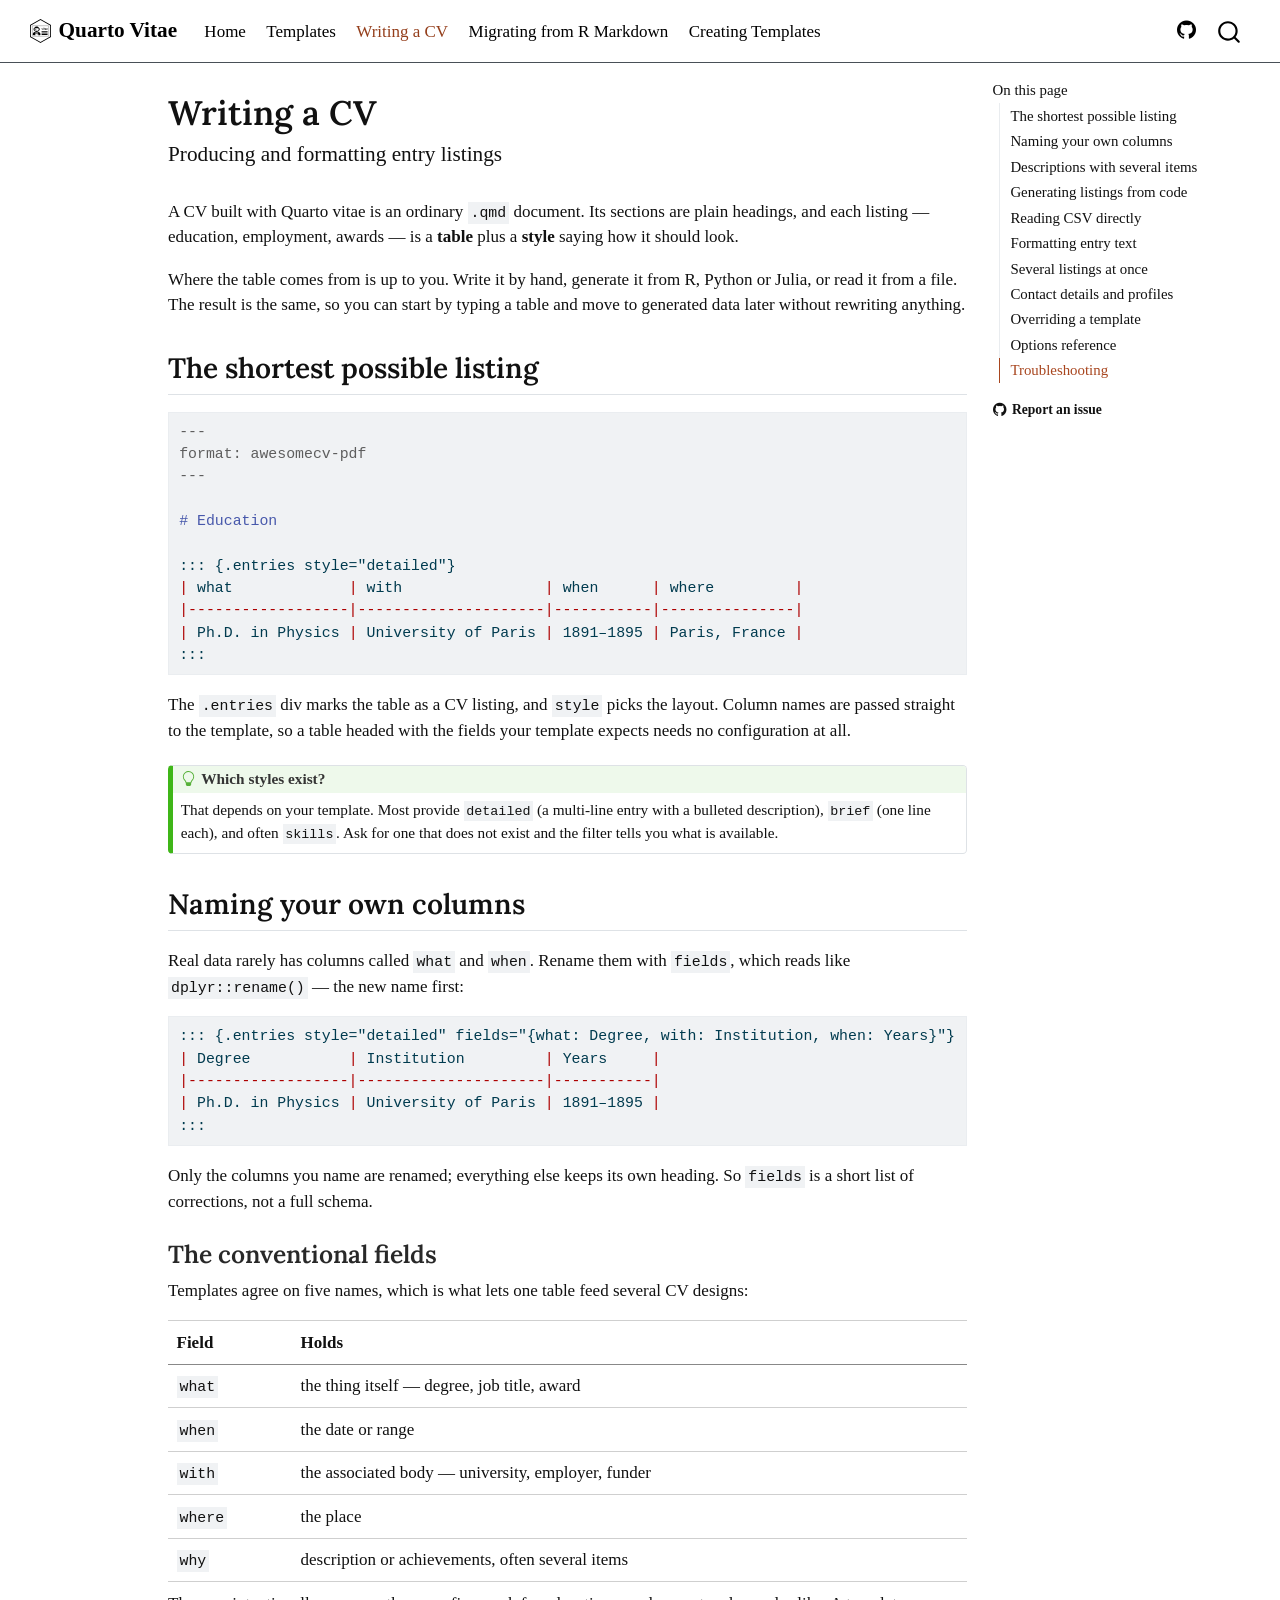
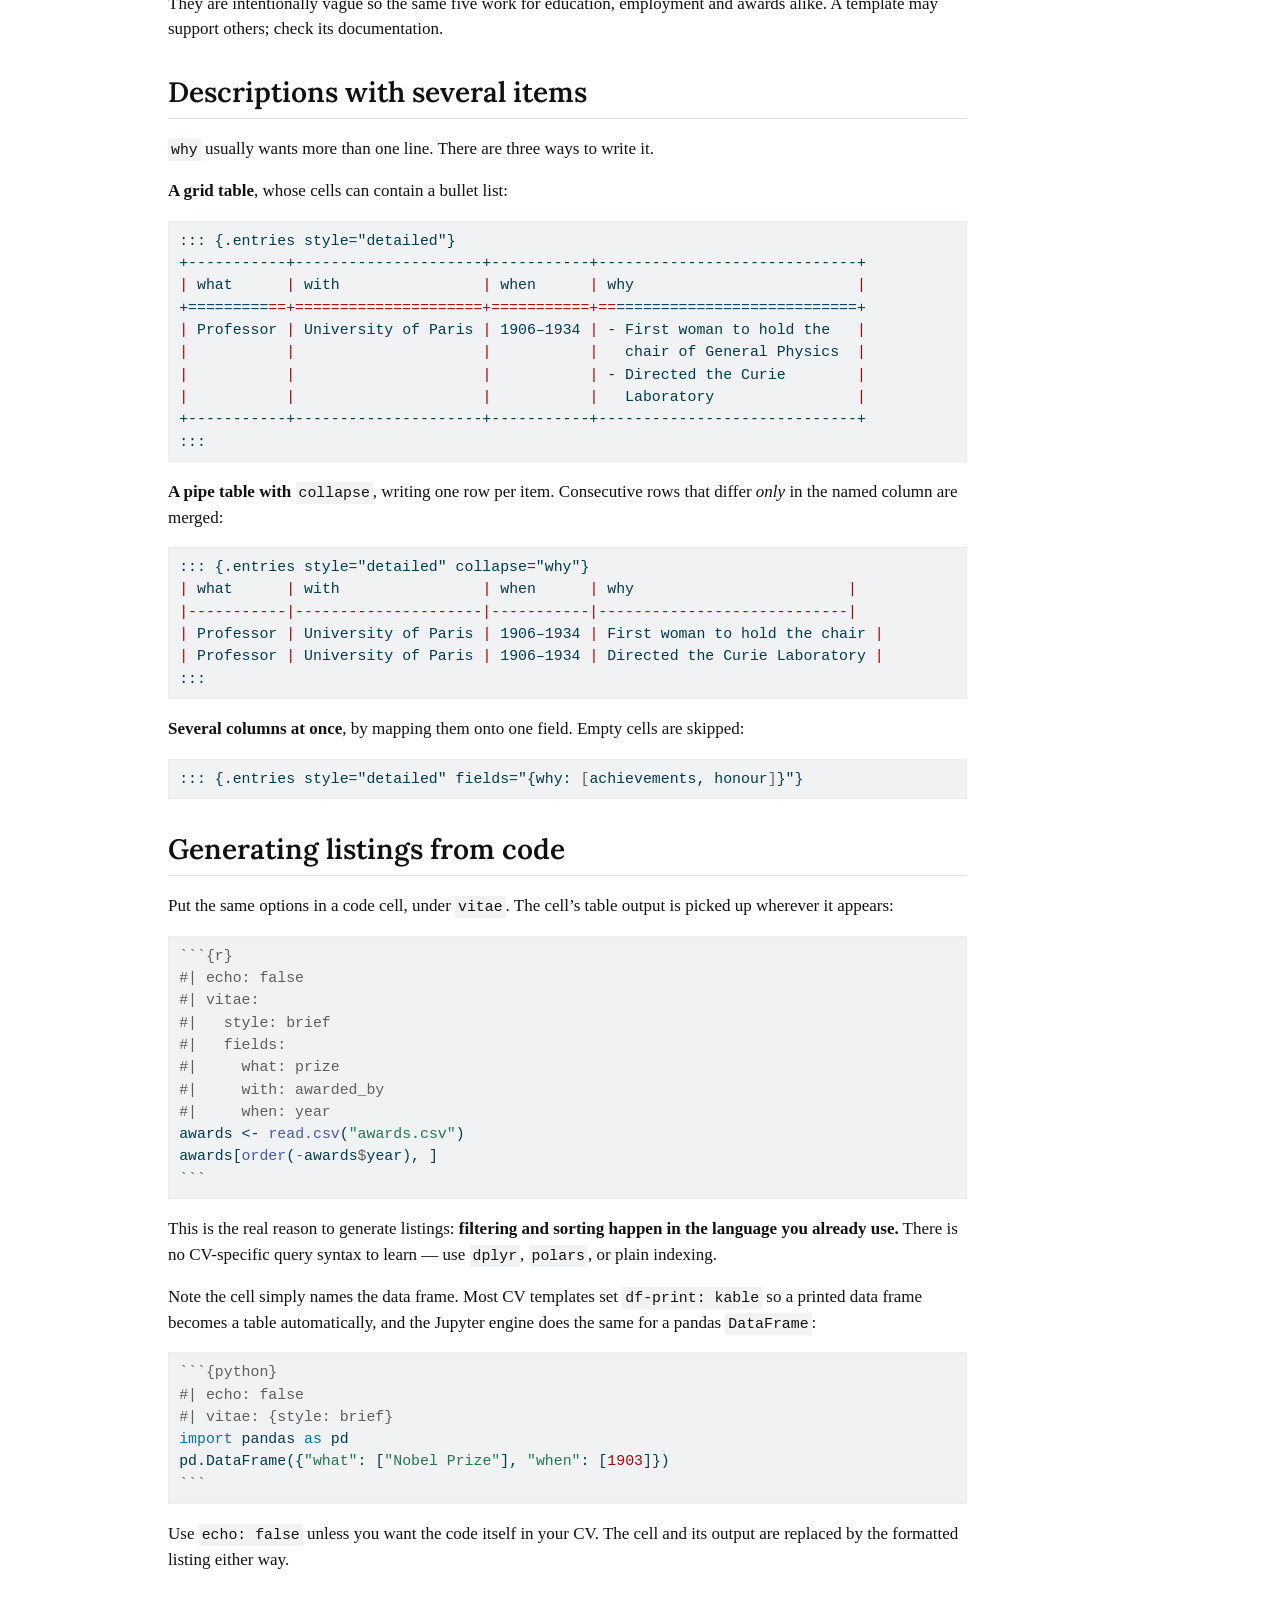
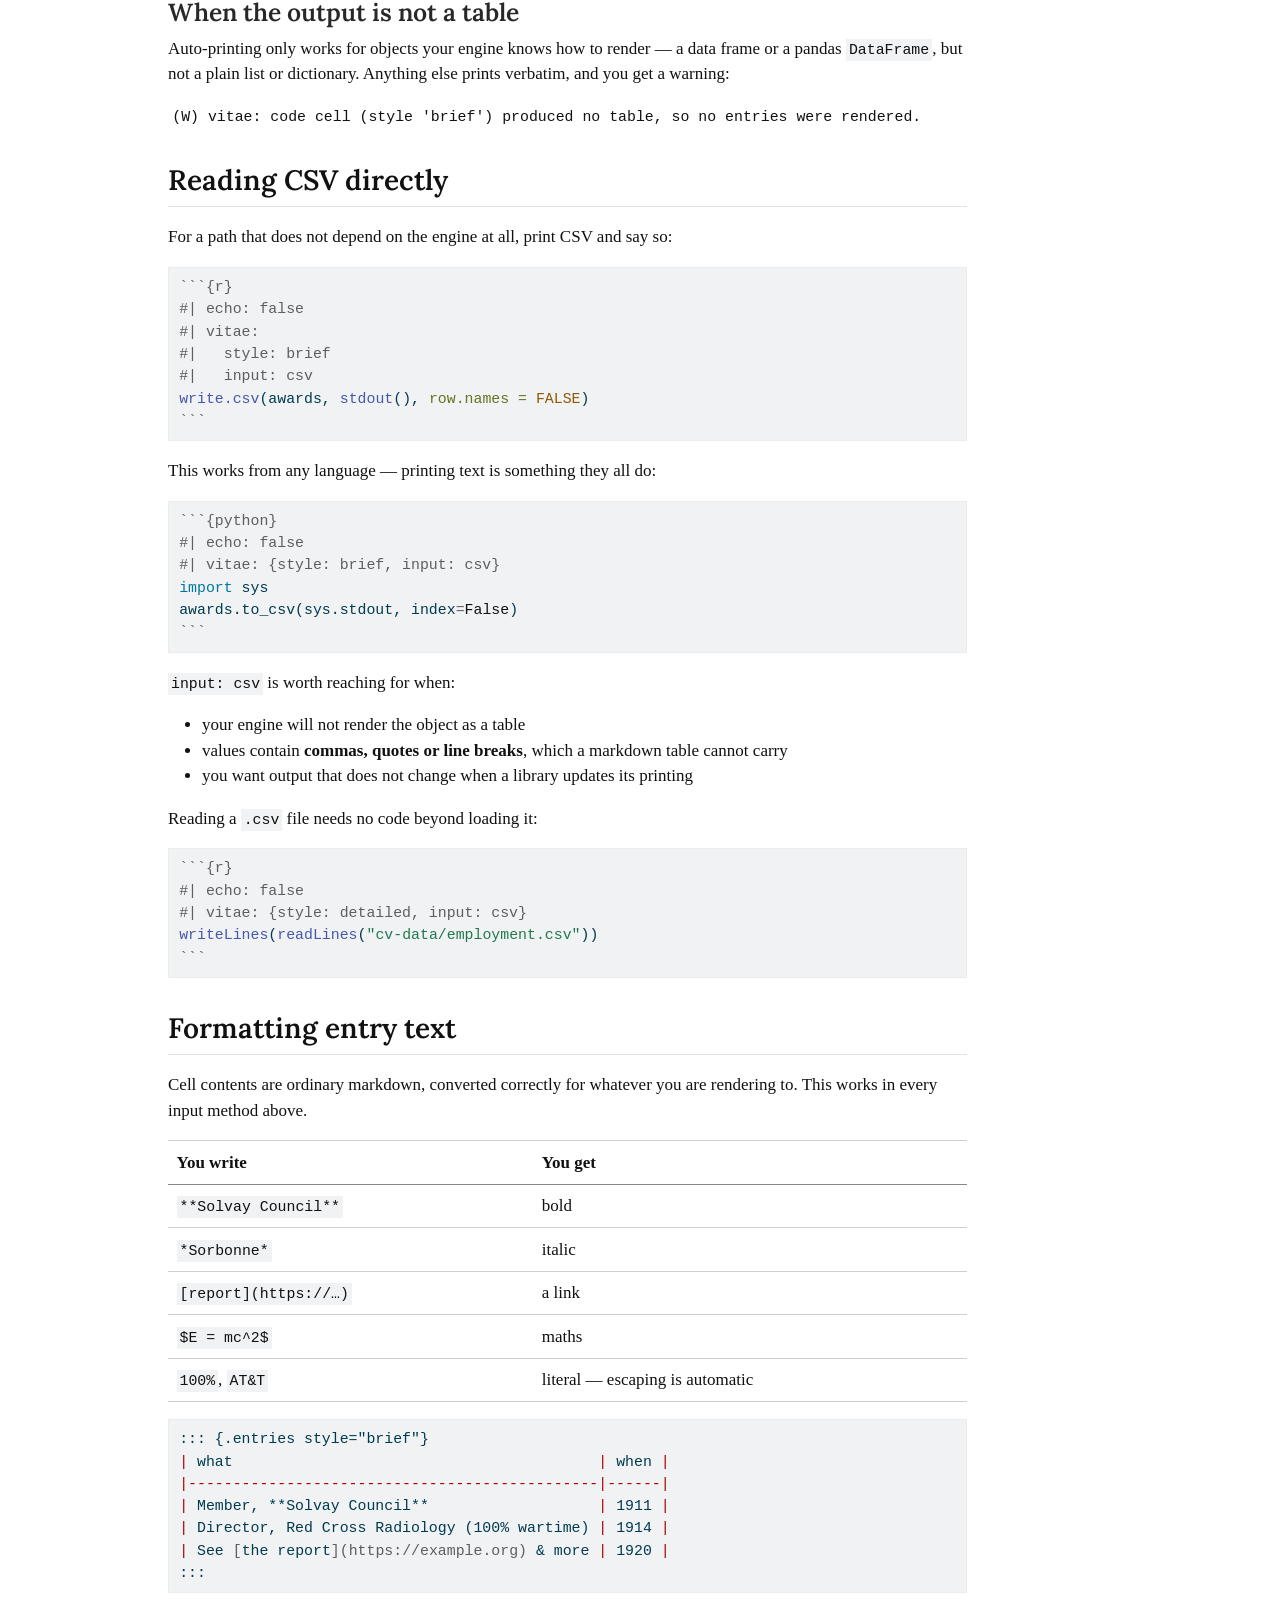
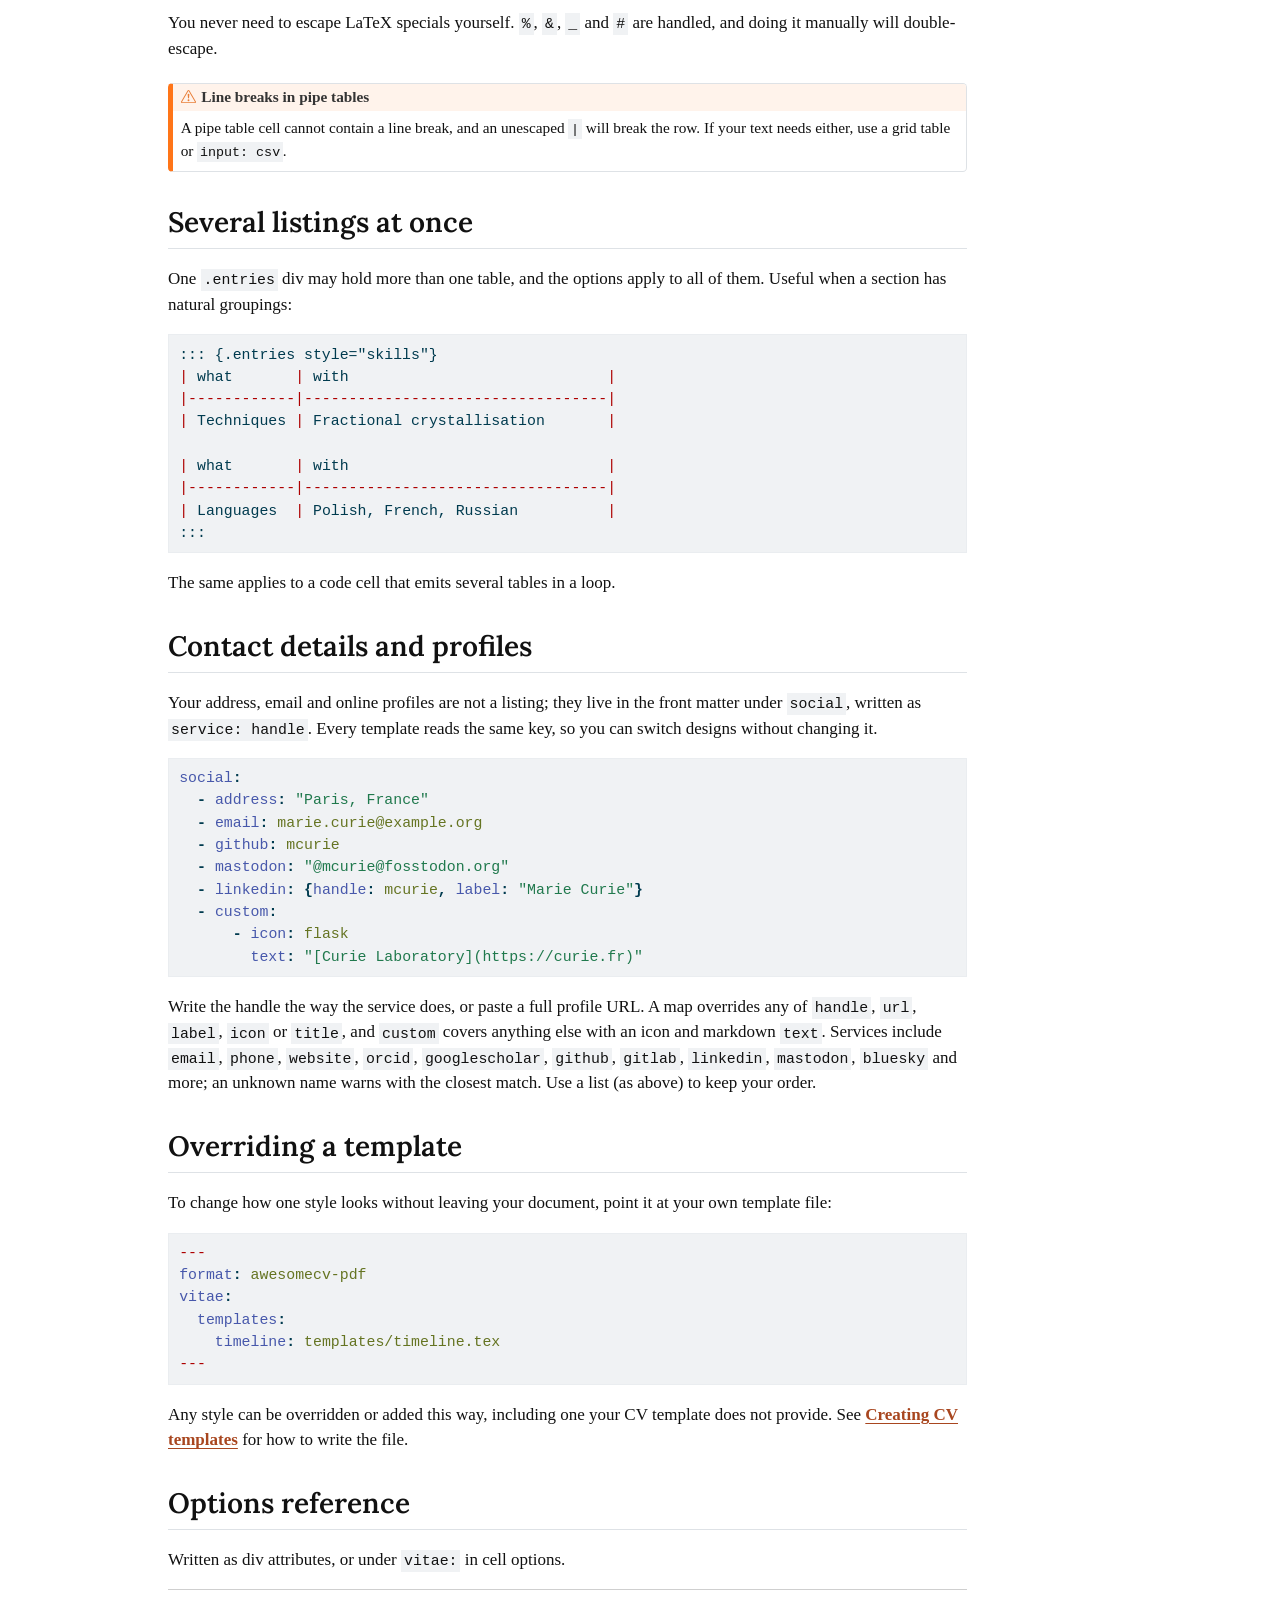
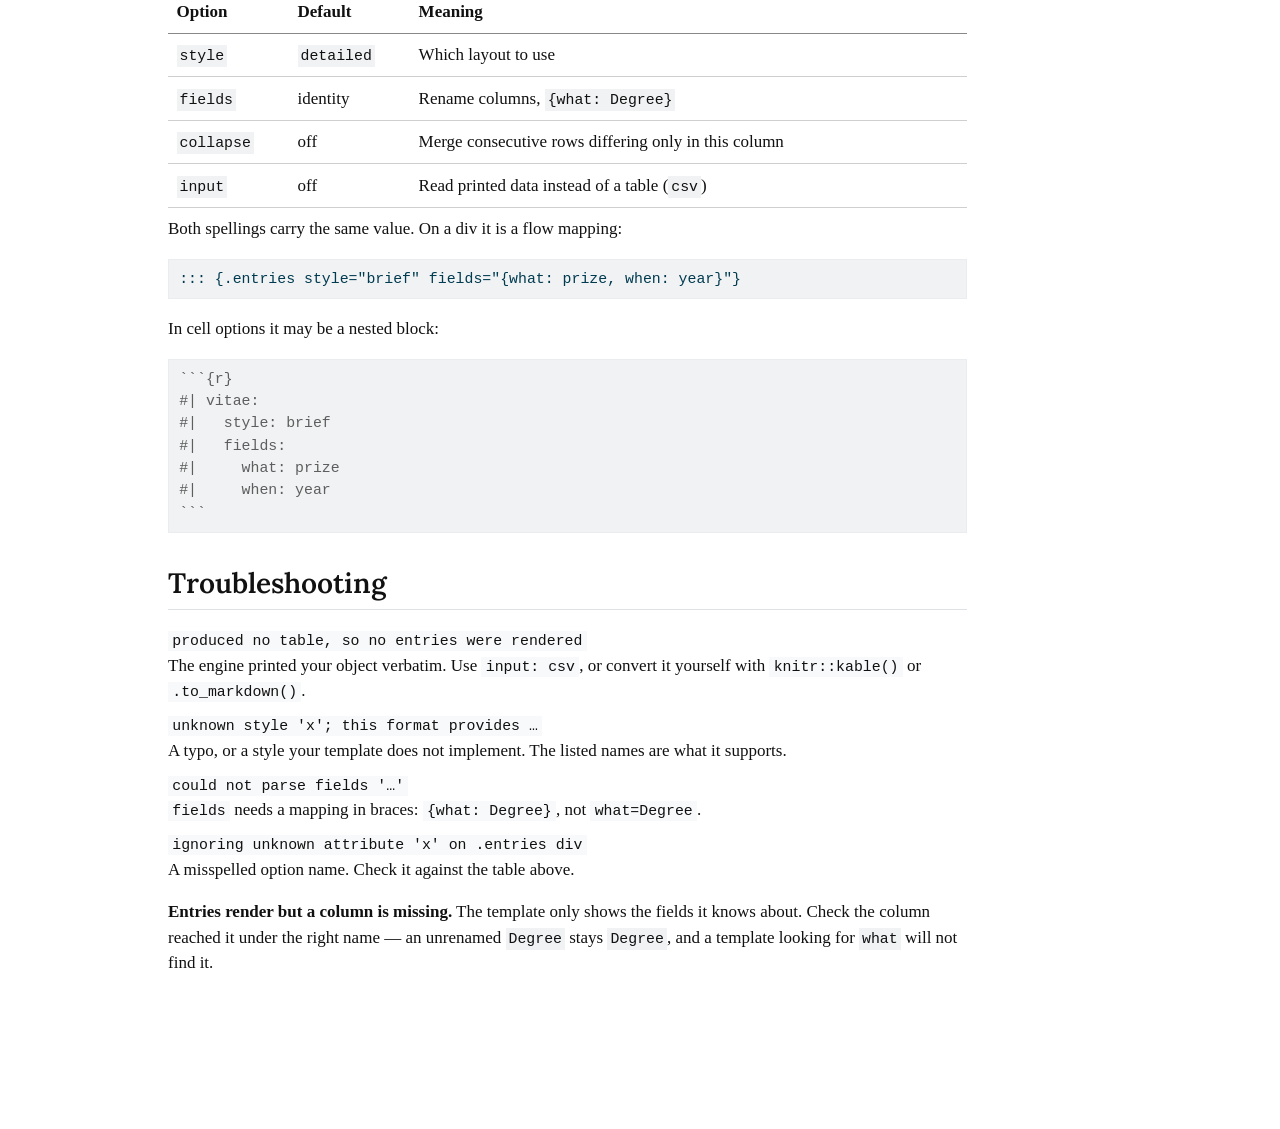
<file: using-templates.html>
<!DOCTYPE html>
<html xmlns="http://www.w3.org/1999/xhtml" lang="en" xml:lang="en"><head>

<meta charset="utf-8">
<meta name="generator" content="quarto-1.10.18">

<meta name="viewport" content="width=device-width, initial-scale=1.0, user-scalable=yes">


<title>Writing a CV – Quarto Vitae</title>
<style>
/* Default styles provided by pandoc.
** See https://pandoc.org/MANUAL.html#variables-for-html for config info.
*/
span.smallcaps{font-variant: small-caps;}
div.columns{display: flex; gap: 1.5em;}
div.column{flex: auto;}
@media screen {
div.columns{gap: min(4vw, 1.5em);}
div.column{overflow-x: auto;}
}
div.hanging-indent{margin-left: 1.5em; text-indent: -1.5em;}
ul.task-list{list-style: none;}
ul.task-list li input[type="checkbox"] {
  width: 0.8em;
  margin: 0 0.8em 0.2em -1em; /* quarto-specific, see https://github.com/quarto-dev/quarto-cli/issues/4556 */ 
  vertical-align: middle;
}
/* CSS for syntax highlighting */
html { -webkit-text-size-adjust: 100%; }
pre > code.sourceCode { white-space: pre; position: relative; }
pre > code.sourceCode > span { display: inline-block; line-height: 1.25; }
pre > code.sourceCode > span:empty { height: 1.2em; }
.sourceCode { overflow: visible; }
code.sourceCode > span { color: inherit; text-decoration: inherit; }
div.sourceCode { margin: 1em 0; }
pre.sourceCode { margin: 0; }
@media screen {
div.sourceCode { overflow: auto; }
}
@media print {
pre > code.sourceCode { white-space: pre-wrap; }
pre > code.sourceCode > span { text-indent: -5em; padding-left: 5em; }
}
pre.numberSource code
  { counter-reset: source-line 0; }
pre.numberSource code > span
  { position: relative; left: -4em; counter-increment: source-line; }
pre.numberSource code > span > a:first-child::before
  { content: counter(source-line);
    position: relative; left: -1em; text-align: right; vertical-align: baseline;
    border: none; display: inline-block;
    -webkit-touch-callout: none; -webkit-user-select: none;
    -khtml-user-select: none; -moz-user-select: none;
    -ms-user-select: none; user-select: none;
    padding: 0 4px; width: 4em;
  }
pre.numberSource { margin-left: 3em;  padding-left: 4px; }
div.sourceCode
  {   }
@media screen {
pre > code.sourceCode > span > a:first-child::before { text-decoration: underline; }
}
</style>


<script src="site_libs/quarto-nav/quarto-nav.js"></script>
<script src="site_libs/quarto-nav/headroom.min.js"></script>
<script src="site_libs/clipboard/clipboard.min.js"></script>
<script src="site_libs/quarto-search/autocomplete.umd.js"></script>
<script src="site_libs/quarto-search/fuse.min.js"></script>
<script src="site_libs/quarto-search/quarto-search.js"></script>
<meta name="quarto:offset" content="./">
<link href="./images/vitae-hex.svg" rel="icon" type="image/svg+xml">
<script src="site_libs/quarto-html/quarto.js" type="module"></script>
<script src="site_libs/quarto-html/tabsets/tabsets.js" type="module"></script>
<script src="site_libs/quarto-html/popper.min.js"></script>
<script src="site_libs/quarto-html/tippy.umd.min.js"></script>
<script src="site_libs/quarto-html/anchor.min.js"></script>
<link href="site_libs/quarto-html/tippy.css" rel="stylesheet">
<link href="site_libs/quarto-html/quarto-syntax-highlighting-64a204ab8560d761af7679ceaba22944.css" rel="stylesheet" class="quarto-color-scheme" id="quarto-text-highlighting-styles">
<link href="site_libs/quarto-html/quarto-syntax-highlighting-dark-b85bc7c33db8c58e0ec93c3465666fed.css" rel="stylesheet" class="quarto-color-scheme quarto-color-alternate" id="quarto-text-highlighting-styles">
<link href="site_libs/quarto-html/quarto-syntax-highlighting-64a204ab8560d761af7679ceaba22944.css" rel="stylesheet" class="quarto-color-scheme-extra" id="quarto-text-highlighting-styles">
<script src="site_libs/bootstrap/bootstrap.min.js"></script>
<link href="site_libs/bootstrap/bootstrap-icons.css" rel="stylesheet">
<link href="site_libs/bootstrap/bootstrap-d7059f15171982aed9d4ed37159d4200.min.css" rel="stylesheet" append-hash="true" class="quarto-color-scheme" id="quarto-bootstrap" data-mode="light">
<link href="site_libs/bootstrap/bootstrap-dark-50c704c09d3cf03c87f99deb8ff29045.min.css" rel="stylesheet" append-hash="true" class="quarto-color-scheme quarto-color-alternate" id="quarto-bootstrap" data-mode="light">
<link href="site_libs/bootstrap/bootstrap-d7059f15171982aed9d4ed37159d4200.min.css" rel="stylesheet" append-hash="true" class="quarto-color-scheme-extra" id="quarto-bootstrap" data-mode="light">
<script id="quarto-search-options" type="application/json">{
  "location": "navbar",
  "copy-button": false,
  "collapse-after": 3,
  "panel-placement": "end",
  "type": "overlay",
  "limit": 50,
  "keyboard-shortcut": [
    "f",
    "/",
    "s"
  ],
  "show-item-context": false,
  "language": {
    "search-no-results-text": "No results",
    "search-matching-documents-text": "matching documents",
    "search-copy-link-title": "Copy link to search",
    "search-hide-matches-text": "Hide additional matches",
    "search-more-match-text": "more match in this document",
    "search-more-matches-text": "more matches in this document",
    "search-clear-button-title": "Clear",
    "search-text-placeholder": "",
    "search-detached-cancel-button-title": "Cancel",
    "search-submit-button-title": "Submit",
    "search-label": "Search"
  }
}</script>
<!-- Privacy-friendly analytics by Plausible -->
<script async="" src="https://track.mitchelloharawild.com/js/pa-d_obeJxAXy3vs_fFDPNIY.js"></script>
<script>
  window.plausible=window.plausible||function(){(plausible.q=plausible.q||[]).push(arguments)},plausible.init=plausible.init||function(i){plausible.o=i||{}};
  plausible.init()
</script>


<link rel="stylesheet" href="styles.css">
<meta property="og:title" content="Writing a CV – Quarto Vitae">
<meta property="og:description" content="Producing and formatting entry listings">
<meta property="og:image" content="https://quarto-vitae.github.io/images/opengraph.png">
<meta property="og:site_name" content="Quarto Vitae">
<meta property="og:image:height" content="630">
<meta property="og:image:width" content="1200">
<meta name="twitter:title" content="Writing a CV – Quarto Vitae">
<meta name="twitter:description" content="Producing and formatting entry listings">
<meta name="twitter:image" content="https://quarto-vitae.github.io/images/opengraph.png">
<meta name="twitter:image-height" content="630">
<meta name="twitter:image-width" content="1200">
<meta name="twitter:card" content="summary_large_image">
</head>

<body class="nav-fixed quarto-light">

<div id="quarto-search-results"></div>
  <header id="quarto-header" class="headroom fixed-top">
    <nav class="navbar navbar-expand-lg " data-bs-theme="dark">
      <div class="navbar-container container-fluid">
      <div class="navbar-brand-container mx-auto">
    <a href="./index.html" class="navbar-brand navbar-brand-logo">
    <img src="./images/vitae-hex.svg" alt="Quarto Vitae" class="navbar-logo light-content">
    <img src="./images/vitae-hex.svg" alt="Quarto Vitae" class="navbar-logo dark-content">
    </a>
    <a class="navbar-brand" href="./index.html">
    <span class="navbar-title">Quarto Vitae</span>
    </a>
  </div>
            <div id="quarto-search" class="" title="Search"></div>
          <button class="navbar-toggler" type="button" data-bs-toggle="collapse" data-bs-target="#navbarCollapse" aria-controls="navbarCollapse" role="menu" aria-expanded="false" aria-label="Toggle navigation" onclick="if (window.quartoToggleHeadroom) { window.quartoToggleHeadroom(); }">
  <span class="navbar-toggler-icon"></span>
</button>
          <div class="collapse navbar-collapse" id="navbarCollapse">
            <ul class="navbar-nav navbar-nav-scroll me-auto">
  <li class="nav-item">
    <a class="nav-link" href="./index.html"> 
<span class="menu-text">Home</span></a>
  </li>  
  <li class="nav-item">
    <a class="nav-link" href="./templates.html"> 
<span class="menu-text">Templates</span></a>
  </li>  
  <li class="nav-item">
    <a class="nav-link active" href="./using-templates.html" aria-current="page"> 
<span class="menu-text">Writing a CV</span></a>
  </li>  
  <li class="nav-item">
    <a class="nav-link" href="./migration.html"> 
<span class="menu-text">Migrating from R Markdown</span></a>
  </li>  
  <li class="nav-item">
    <a class="nav-link" href="./creating-templates.html"> 
<span class="menu-text">Creating Templates</span></a>
  </li>  
</ul>
            <ul class="navbar-nav navbar-nav-scroll ms-auto">
  <li class="nav-item compact">
    <a class="nav-link" href="https://github.com/orgs/quarto-vitae/repositories"> <i class="bi bi-github" role="img" aria-label="Quarto Vitae templates on GitHub">
</i> 
<span class="menu-text"></span></a>
  </li>  
</ul>
          </div> <!-- /navcollapse -->
            <div class="quarto-navbar-tools">
</div>
      </div> <!-- /container-fluid -->
    </nav>
</header>
<!-- content -->
<div id="quarto-content" class="quarto-container page-columns page-rows-contents page-layout-article page-navbar">
<!-- sidebar -->
<!-- margin-sidebar -->
    <div id="quarto-margin-sidebar" class="sidebar margin-sidebar">
        <nav id="TOC" role="doc-toc" class="toc-active">
    <h2 id="toc-title">On this page</h2>
   
  <ul>
  <li><a href="#the-shortest-possible-listing" id="toc-the-shortest-possible-listing" class="nav-link active" data-scroll-target="#the-shortest-possible-listing">The shortest possible listing</a></li>
  <li><a href="#naming-your-own-columns" id="toc-naming-your-own-columns" class="nav-link" data-scroll-target="#naming-your-own-columns">Naming your own columns</a>
  <ul class="collapse">
  <li><a href="#the-conventional-fields" id="toc-the-conventional-fields" class="nav-link" data-scroll-target="#the-conventional-fields">The conventional fields</a></li>
  </ul></li>
  <li><a href="#descriptions-with-several-items" id="toc-descriptions-with-several-items" class="nav-link" data-scroll-target="#descriptions-with-several-items">Descriptions with several items</a></li>
  <li><a href="#generating-listings-from-code" id="toc-generating-listings-from-code" class="nav-link" data-scroll-target="#generating-listings-from-code">Generating listings from code</a>
  <ul class="collapse">
  <li><a href="#when-the-output-is-not-a-table" id="toc-when-the-output-is-not-a-table" class="nav-link" data-scroll-target="#when-the-output-is-not-a-table">When the output is not a table</a></li>
  </ul></li>
  <li><a href="#reading-csv-directly" id="toc-reading-csv-directly" class="nav-link" data-scroll-target="#reading-csv-directly">Reading CSV directly</a></li>
  <li><a href="#formatting-entry-text" id="toc-formatting-entry-text" class="nav-link" data-scroll-target="#formatting-entry-text">Formatting entry text</a></li>
  <li><a href="#several-listings-at-once" id="toc-several-listings-at-once" class="nav-link" data-scroll-target="#several-listings-at-once">Several listings at once</a></li>
  <li><a href="#contact-details-and-profiles" id="toc-contact-details-and-profiles" class="nav-link" data-scroll-target="#contact-details-and-profiles">Contact details and profiles</a></li>
  <li><a href="#overriding-a-template" id="toc-overriding-a-template" class="nav-link" data-scroll-target="#overriding-a-template">Overriding a template</a></li>
  <li><a href="#options-reference" id="toc-options-reference" class="nav-link" data-scroll-target="#options-reference">Options reference</a></li>
  <li><a href="#troubleshooting" id="toc-troubleshooting" class="nav-link" data-scroll-target="#troubleshooting">Troubleshooting</a></li>
  </ul>
<div class="toc-actions"><ul><li><a href="https://github.com/quarto-vitae/quarto-vitae.github.io/issues/new" class="toc-action"><i class="bi bi-github"></i>Report an issue</a></li></ul></div></nav>
    </div>
<!-- main -->
<main class="content" id="quarto-document-content">

<header id="title-block-header" class="quarto-title-block default">
<div class="quarto-title">
<h1 class="title">Writing a CV</h1>
<p class="subtitle lead">Producing and formatting entry listings</p>
</div>



<div class="quarto-title-meta">

    
  
    
  </div>
  


</header>


<p>A CV built with Quarto vitae is an ordinary <code>.qmd</code> document. Its sections are plain headings, and each listing — education, employment, awards — is a <strong>table</strong> plus a <strong>style</strong> saying how it should look.</p>
<p>Where the table comes from is up to you. Write it by hand, generate it from R, Python or Julia, or read it from a file. The result is the same, so you can start by typing a table and move to generated data later without rewriting anything.</p>
<section id="the-shortest-possible-listing" class="level2">
<h2 class="anchored" data-anchor-id="the-shortest-possible-listing">The shortest possible listing</h2>
<div class="code-copy-outer-scaffold"><div class="sourceCode" id="cb1"><pre class="sourceCode markdown code-with-copy"><code class="sourceCode markdown"><span id="cb1-1"><a href="#cb1-1" aria-hidden="true" tabindex="-1"></a><span class="co">---</span></span>
<span id="cb1-2"><a href="#cb1-2" aria-hidden="true" tabindex="-1"></a><span class="an">format:</span><span class="co"> awesomecv-pdf</span></span>
<span id="cb1-3"><a href="#cb1-3" aria-hidden="true" tabindex="-1"></a><span class="co">---</span></span>
<span id="cb1-4"><a href="#cb1-4" aria-hidden="true" tabindex="-1"></a></span>
<span id="cb1-5"><a href="#cb1-5" aria-hidden="true" tabindex="-1"></a><span class="fu"># Education</span></span>
<span id="cb1-6"><a href="#cb1-6" aria-hidden="true" tabindex="-1"></a></span>
<span id="cb1-7"><a href="#cb1-7" aria-hidden="true" tabindex="-1"></a>::: {.entries style="detailed"}</span>
<span id="cb1-8"><a href="#cb1-8" aria-hidden="true" tabindex="-1"></a><span class="pp">|</span> what             <span class="pp">|</span> with                <span class="pp">|</span> when      <span class="pp">|</span> where         <span class="pp">|</span></span>
<span id="cb1-9"><a href="#cb1-9" aria-hidden="true" tabindex="-1"></a><span class="pp">|------------------|---------------------|-----------|---------------|</span></span>
<span id="cb1-10"><a href="#cb1-10" aria-hidden="true" tabindex="-1"></a><span class="pp">|</span> Ph.D. in Physics <span class="pp">|</span> University of Paris <span class="pp">|</span> 1891–1895 <span class="pp">|</span> Paris, France <span class="pp">|</span></span>
<span id="cb1-11"><a href="#cb1-11" aria-hidden="true" tabindex="-1"></a>:::</span></code></pre></div><button title="Copy to Clipboard" class="code-copy-button"><i class="bi"></i></button></div>
<p>The <code>.entries</code> div marks the table as a CV listing, and <code>style</code> picks the layout. Column names are passed straight to the template, so a table headed with the fields your template expects needs no configuration at all.</p>
<div class="callout callout-style-default callout-tip callout-titled">
<div class="callout-header d-flex align-content-center">
<div class="callout-icon-container">
<i class="callout-icon"></i>
</div>
<div class="callout-title-container flex-fill">
<span class="screen-reader-only">Tip</span>Which styles exist?
</div>
</div>
<div class="callout-body-container callout-body">
<p>That depends on your template. Most provide <code>detailed</code> (a multi-line entry with a bulleted description), <code>brief</code> (one line each), and often <code>skills</code>. Ask for one that does not exist and the filter tells you what is available.</p>
</div>
</div>
</section>
<section id="naming-your-own-columns" class="level2">
<h2 class="anchored" data-anchor-id="naming-your-own-columns">Naming your own columns</h2>
<p>Real data rarely has columns called <code>what</code> and <code>when</code>. Rename them with <code>fields</code>, which reads like <code>dplyr::rename()</code> — the new name first:</p>
<div class="code-copy-outer-scaffold"><div class="sourceCode" id="cb2"><pre class="sourceCode markdown code-with-copy"><code class="sourceCode markdown"><span id="cb2-1"><a href="#cb2-1" aria-hidden="true" tabindex="-1"></a>::: {.entries style="detailed" fields="{what: Degree, with: Institution, when: Years}"}</span>
<span id="cb2-2"><a href="#cb2-2" aria-hidden="true" tabindex="-1"></a><span class="pp">|</span> Degree           <span class="pp">|</span> Institution         <span class="pp">|</span> Years     <span class="pp">|</span></span>
<span id="cb2-3"><a href="#cb2-3" aria-hidden="true" tabindex="-1"></a><span class="pp">|------------------|---------------------|-----------|</span></span>
<span id="cb2-4"><a href="#cb2-4" aria-hidden="true" tabindex="-1"></a><span class="pp">|</span> Ph.D. in Physics <span class="pp">|</span> University of Paris <span class="pp">|</span> 1891–1895 <span class="pp">|</span></span>
<span id="cb2-5"><a href="#cb2-5" aria-hidden="true" tabindex="-1"></a>:::</span></code></pre></div><button title="Copy to Clipboard" class="code-copy-button"><i class="bi"></i></button></div>
<p>Only the columns you name are renamed; everything else keeps its own heading. So <code>fields</code> is a short list of corrections, not a full schema.</p>
<section id="the-conventional-fields" class="level3">
<h3 class="anchored" data-anchor-id="the-conventional-fields">The conventional fields</h3>
<p>Templates agree on five names, which is what lets one table feed several CV designs:</p>
<table class="caption-top table">
<thead>
<tr class="header">
<th>Field</th>
<th>Holds</th>
</tr>
</thead>
<tbody>
<tr class="odd">
<td><code>what</code></td>
<td>the thing itself — degree, job title, award</td>
</tr>
<tr class="even">
<td><code>when</code></td>
<td>the date or range</td>
</tr>
<tr class="odd">
<td><code>with</code></td>
<td>the associated body — university, employer, funder</td>
</tr>
<tr class="even">
<td><code>where</code></td>
<td>the place</td>
</tr>
<tr class="odd">
<td><code>why</code></td>
<td>description or achievements, often several items</td>
</tr>
</tbody>
</table>
<p>They are intentionally vague so the same five work for education, employment and awards alike. A template may support others; check its documentation.</p>
</section>
</section>
<section id="descriptions-with-several-items" class="level2">
<h2 class="anchored" data-anchor-id="descriptions-with-several-items">Descriptions with several items</h2>
<p><code>why</code> usually wants more than one line. There are three ways to write it.</p>
<p><strong>A grid table</strong>, whose cells can contain a bullet list:</p>
<div class="code-copy-outer-scaffold"><div class="sourceCode" id="cb3"><pre class="sourceCode markdown code-with-copy"><code class="sourceCode markdown"><span id="cb3-1"><a href="#cb3-1" aria-hidden="true" tabindex="-1"></a>::: {.entries style="detailed"}</span>
<span id="cb3-2"><a href="#cb3-2" aria-hidden="true" tabindex="-1"></a>+-----------+---------------------+-----------+-----------------------------+</span>
<span id="cb3-3"><a href="#cb3-3" aria-hidden="true" tabindex="-1"></a><span class="pp">|</span> what      <span class="pp">|</span> with                <span class="pp">|</span> when      <span class="pp">|</span> why                         <span class="pp">|</span></span>
<span id="cb3-4"><a href="#cb3-4" aria-hidden="true" tabindex="-1"></a>+=========<span class="al">==+=====================+===========+==</span>===========================+</span>
<span id="cb3-5"><a href="#cb3-5" aria-hidden="true" tabindex="-1"></a><span class="pp">|</span> Professor <span class="pp">|</span> University of Paris <span class="pp">|</span> 1906–1934 <span class="pp">|</span> - First woman to hold the   <span class="pp">|</span></span>
<span id="cb3-6"><a href="#cb3-6" aria-hidden="true" tabindex="-1"></a><span class="pp">|</span>           <span class="pp">|</span>                     <span class="pp">|</span>           <span class="pp">|</span>   chair of General Physics  <span class="pp">|</span></span>
<span id="cb3-7"><a href="#cb3-7" aria-hidden="true" tabindex="-1"></a><span class="pp">|</span>           <span class="pp">|</span>                     <span class="pp">|</span>           <span class="pp">|</span> - Directed the Curie        <span class="pp">|</span></span>
<span id="cb3-8"><a href="#cb3-8" aria-hidden="true" tabindex="-1"></a><span class="pp">|</span>           <span class="pp">|</span>                     <span class="pp">|</span>           <span class="pp">|</span>   Laboratory                <span class="pp">|</span></span>
<span id="cb3-9"><a href="#cb3-9" aria-hidden="true" tabindex="-1"></a>+-----------+---------------------+-----------+-----------------------------+</span>
<span id="cb3-10"><a href="#cb3-10" aria-hidden="true" tabindex="-1"></a>:::</span></code></pre></div><button title="Copy to Clipboard" class="code-copy-button"><i class="bi"></i></button></div>
<p><strong>A pipe table with <code>collapse</code></strong>, writing one row per item. Consecutive rows that differ <em>only</em> in the named column are merged:</p>
<div class="code-copy-outer-scaffold"><div class="sourceCode" id="cb4"><pre class="sourceCode markdown code-with-copy"><code class="sourceCode markdown"><span id="cb4-1"><a href="#cb4-1" aria-hidden="true" tabindex="-1"></a>::: {.entries style="detailed" collapse="why"}</span>
<span id="cb4-2"><a href="#cb4-2" aria-hidden="true" tabindex="-1"></a><span class="pp">|</span> what      <span class="pp">|</span> with                <span class="pp">|</span> when      <span class="pp">|</span> why                        <span class="pp">|</span></span>
<span id="cb4-3"><a href="#cb4-3" aria-hidden="true" tabindex="-1"></a><span class="pp">|-----------|---------------------|-----------|----------------------------|</span></span>
<span id="cb4-4"><a href="#cb4-4" aria-hidden="true" tabindex="-1"></a><span class="pp">|</span> Professor <span class="pp">|</span> University of Paris <span class="pp">|</span> 1906–1934 <span class="pp">|</span> First woman to hold the chair <span class="pp">|</span></span>
<span id="cb4-5"><a href="#cb4-5" aria-hidden="true" tabindex="-1"></a><span class="pp">|</span> Professor <span class="pp">|</span> University of Paris <span class="pp">|</span> 1906–1934 <span class="pp">|</span> Directed the Curie Laboratory <span class="pp">|</span></span>
<span id="cb4-6"><a href="#cb4-6" aria-hidden="true" tabindex="-1"></a>:::</span></code></pre></div><button title="Copy to Clipboard" class="code-copy-button"><i class="bi"></i></button></div>
<p><strong>Several columns at once</strong>, by mapping them onto one field. Empty cells are skipped:</p>
<div class="code-copy-outer-scaffold"><div class="sourceCode" id="cb5"><pre class="sourceCode markdown code-with-copy"><code class="sourceCode markdown"><span id="cb5-1"><a href="#cb5-1" aria-hidden="true" tabindex="-1"></a>::: {.entries style="detailed" fields="{why: <span class="co">[</span><span class="ot">achievements, honour</span><span class="co">]</span>}"}</span></code></pre></div><button title="Copy to Clipboard" class="code-copy-button"><i class="bi"></i></button></div>
</section>
<section id="generating-listings-from-code" class="level2">
<h2 class="anchored" data-anchor-id="generating-listings-from-code">Generating listings from code</h2>
<p>Put the same options in a code cell, under <code>vitae</code>. The cell’s table output is picked up wherever it appears:</p>
<div class="code-copy-outer-scaffold"><div class="sourceCode" id="cb6"><pre class="sourceCode markdown code-with-copy"><code class="sourceCode markdown"><span id="cb6-1"><a href="#cb6-1" aria-hidden="true" tabindex="-1"></a><span class="in">```{r}</span></span>
<span id="cb6-2"><a href="#cb6-2" aria-hidden="true" tabindex="-1"></a><span class="co">#| echo: false</span></span>
<span id="cb6-3"><a href="#cb6-3" aria-hidden="true" tabindex="-1"></a><span class="co">#| vitae:</span></span>
<span id="cb6-4"><a href="#cb6-4" aria-hidden="true" tabindex="-1"></a><span class="co">#|   style: brief</span></span>
<span id="cb6-5"><a href="#cb6-5" aria-hidden="true" tabindex="-1"></a><span class="co">#|   fields:</span></span>
<span id="cb6-6"><a href="#cb6-6" aria-hidden="true" tabindex="-1"></a><span class="co">#|     what: prize</span></span>
<span id="cb6-7"><a href="#cb6-7" aria-hidden="true" tabindex="-1"></a><span class="co">#|     with: awarded_by</span></span>
<span id="cb6-8"><a href="#cb6-8" aria-hidden="true" tabindex="-1"></a><span class="co">#|     when: year</span></span>
<span id="cb6-9"><a href="#cb6-9" aria-hidden="true" tabindex="-1"></a>awards <span class="ot">&lt;-</span> <span class="fu">read.csv</span>(<span class="st">"awards.csv"</span>)</span>
<span id="cb6-10"><a href="#cb6-10" aria-hidden="true" tabindex="-1"></a>awards[<span class="fu">order</span>(<span class="sc">-</span>awards<span class="sc">$</span>year), ]</span>
<span id="cb6-11"><a href="#cb6-11" aria-hidden="true" tabindex="-1"></a><span class="in">```</span></span></code></pre></div><button title="Copy to Clipboard" class="code-copy-button"><i class="bi"></i></button></div>
<p>This is the real reason to generate listings: <strong>filtering and sorting happen in the language you already use.</strong> There is no CV-specific query syntax to learn — use <code>dplyr</code>, <code>polars</code>, or plain indexing.</p>
<p>Note the cell simply names the data frame. Most CV templates set <code>df-print: kable</code> so a printed data frame becomes a table automatically, and the Jupyter engine does the same for a pandas <code>DataFrame</code>:</p>
<div class="code-copy-outer-scaffold"><div class="sourceCode" id="cb7"><pre class="sourceCode markdown code-with-copy"><code class="sourceCode markdown"><span id="cb7-1"><a href="#cb7-1" aria-hidden="true" tabindex="-1"></a><span class="in">```{python}</span></span>
<span id="cb7-2"><a href="#cb7-2" aria-hidden="true" tabindex="-1"></a><span class="co">#| echo: false</span></span>
<span id="cb7-3"><a href="#cb7-3" aria-hidden="true" tabindex="-1"></a><span class="co">#| vitae: {style: brief}</span></span>
<span id="cb7-4"><a href="#cb7-4" aria-hidden="true" tabindex="-1"></a><span class="im">import</span> pandas <span class="im">as</span> pd</span>
<span id="cb7-5"><a href="#cb7-5" aria-hidden="true" tabindex="-1"></a>pd.DataFrame({<span class="st">"what"</span>: [<span class="st">"Nobel Prize"</span>], <span class="st">"when"</span>: [<span class="dv">1903</span>]})</span>
<span id="cb7-6"><a href="#cb7-6" aria-hidden="true" tabindex="-1"></a><span class="in">```</span></span></code></pre></div><button title="Copy to Clipboard" class="code-copy-button"><i class="bi"></i></button></div>
<p>Use <code>echo: false</code> unless you want the code itself in your CV. The cell and its output are replaced by the formatted listing either way.</p>
<section id="when-the-output-is-not-a-table" class="level3">
<h3 class="anchored" data-anchor-id="when-the-output-is-not-a-table">When the output is not a table</h3>
<p>Auto-printing only works for objects your engine knows how to render — a data frame or a pandas <code>DataFrame</code>, but not a plain list or dictionary. Anything else prints verbatim, and you get a warning:</p>
<pre><code>(W) vitae: code cell (style 'brief') produced no table, so no entries were rendered.</code></pre>
</section>
</section>
<section id="reading-csv-directly" class="level2">
<h2 class="anchored" data-anchor-id="reading-csv-directly">Reading CSV directly</h2>
<p>For a path that does not depend on the engine at all, print CSV and say so:</p>
<div class="code-copy-outer-scaffold"><div class="sourceCode" id="cb9"><pre class="sourceCode markdown code-with-copy"><code class="sourceCode markdown"><span id="cb9-1"><a href="#cb9-1" aria-hidden="true" tabindex="-1"></a><span class="in">```{r}</span></span>
<span id="cb9-2"><a href="#cb9-2" aria-hidden="true" tabindex="-1"></a><span class="co">#| echo: false</span></span>
<span id="cb9-3"><a href="#cb9-3" aria-hidden="true" tabindex="-1"></a><span class="co">#| vitae:</span></span>
<span id="cb9-4"><a href="#cb9-4" aria-hidden="true" tabindex="-1"></a><span class="co">#|   style: brief</span></span>
<span id="cb9-5"><a href="#cb9-5" aria-hidden="true" tabindex="-1"></a><span class="co">#|   input: csv</span></span>
<span id="cb9-6"><a href="#cb9-6" aria-hidden="true" tabindex="-1"></a><span class="fu">write.csv</span>(awards, <span class="fu">stdout</span>(), <span class="at">row.names =</span> <span class="cn">FALSE</span>)</span>
<span id="cb9-7"><a href="#cb9-7" aria-hidden="true" tabindex="-1"></a><span class="in">```</span></span></code></pre></div><button title="Copy to Clipboard" class="code-copy-button"><i class="bi"></i></button></div>
<p>This works from any language — printing text is something they all do:</p>
<div class="code-copy-outer-scaffold"><div class="sourceCode" id="cb10"><pre class="sourceCode markdown code-with-copy"><code class="sourceCode markdown"><span id="cb10-1"><a href="#cb10-1" aria-hidden="true" tabindex="-1"></a><span class="in">```{python}</span></span>
<span id="cb10-2"><a href="#cb10-2" aria-hidden="true" tabindex="-1"></a><span class="co">#| echo: false</span></span>
<span id="cb10-3"><a href="#cb10-3" aria-hidden="true" tabindex="-1"></a><span class="co">#| vitae: {style: brief, input: csv}</span></span>
<span id="cb10-4"><a href="#cb10-4" aria-hidden="true" tabindex="-1"></a><span class="im">import</span> sys</span>
<span id="cb10-5"><a href="#cb10-5" aria-hidden="true" tabindex="-1"></a>awards.to_csv(sys.stdout, index<span class="op">=</span><span class="va">False</span>)</span>
<span id="cb10-6"><a href="#cb10-6" aria-hidden="true" tabindex="-1"></a><span class="in">```</span></span></code></pre></div><button title="Copy to Clipboard" class="code-copy-button"><i class="bi"></i></button></div>
<p><code>input: csv</code> is worth reaching for when:</p>
<ul>
<li>your engine will not render the object as a table</li>
<li>values contain <strong>commas, quotes or line breaks</strong>, which a markdown table cannot carry</li>
<li>you want output that does not change when a library updates its printing</li>
</ul>
<p>Reading a <code>.csv</code> file needs no code beyond loading it:</p>
<div class="code-copy-outer-scaffold"><div class="sourceCode" id="cb11"><pre class="sourceCode markdown code-with-copy"><code class="sourceCode markdown"><span id="cb11-1"><a href="#cb11-1" aria-hidden="true" tabindex="-1"></a><span class="in">```{r}</span></span>
<span id="cb11-2"><a href="#cb11-2" aria-hidden="true" tabindex="-1"></a><span class="co">#| echo: false</span></span>
<span id="cb11-3"><a href="#cb11-3" aria-hidden="true" tabindex="-1"></a><span class="co">#| vitae: {style: detailed, input: csv}</span></span>
<span id="cb11-4"><a href="#cb11-4" aria-hidden="true" tabindex="-1"></a><span class="fu">writeLines</span>(<span class="fu">readLines</span>(<span class="st">"cv-data/employment.csv"</span>))</span>
<span id="cb11-5"><a href="#cb11-5" aria-hidden="true" tabindex="-1"></a><span class="in">```</span></span></code></pre></div><button title="Copy to Clipboard" class="code-copy-button"><i class="bi"></i></button></div>
</section>
<section id="formatting-entry-text" class="level2">
<h2 class="anchored" data-anchor-id="formatting-entry-text">Formatting entry text</h2>
<p>Cell contents are ordinary markdown, converted correctly for whatever you are rendering to. This works in every input method above.</p>
<table class="caption-top table">
<thead>
<tr class="header">
<th>You write</th>
<th>You get</th>
</tr>
</thead>
<tbody>
<tr class="odd">
<td><code>**Solvay Council**</code></td>
<td>bold</td>
</tr>
<tr class="even">
<td><code>*Sorbonne*</code></td>
<td>italic</td>
</tr>
<tr class="odd">
<td><code>[report](https://…)</code></td>
<td>a link</td>
</tr>
<tr class="even">
<td><code>$E = mc^2$</code></td>
<td>maths</td>
</tr>
<tr class="odd">
<td><code>100%</code>, <code>AT&amp;T</code></td>
<td>literal — escaping is automatic</td>
</tr>
</tbody>
</table>
<div class="code-copy-outer-scaffold"><div class="sourceCode" id="cb12"><pre class="sourceCode markdown code-with-copy"><code class="sourceCode markdown"><span id="cb12-1"><a href="#cb12-1" aria-hidden="true" tabindex="-1"></a>::: {.entries style="brief"}</span>
<span id="cb12-2"><a href="#cb12-2" aria-hidden="true" tabindex="-1"></a><span class="pp">|</span> what                                         <span class="pp">|</span> when <span class="pp">|</span></span>
<span id="cb12-3"><a href="#cb12-3" aria-hidden="true" tabindex="-1"></a><span class="pp">|----------------------------------------------|------|</span></span>
<span id="cb12-4"><a href="#cb12-4" aria-hidden="true" tabindex="-1"></a><span class="pp">|</span> Member, **Solvay Council**                   <span class="pp">|</span> 1911 <span class="pp">|</span></span>
<span id="cb12-5"><a href="#cb12-5" aria-hidden="true" tabindex="-1"></a><span class="pp">|</span> Director, Red Cross Radiology (100% wartime) <span class="pp">|</span> 1914 <span class="pp">|</span></span>
<span id="cb12-6"><a href="#cb12-6" aria-hidden="true" tabindex="-1"></a><span class="pp">|</span> See <span class="co">[</span><span class="ot">the report</span><span class="co">](https://example.org)</span> &amp; more <span class="pp">|</span> 1920 <span class="pp">|</span></span>
<span id="cb12-7"><a href="#cb12-7" aria-hidden="true" tabindex="-1"></a>:::</span></code></pre></div><button title="Copy to Clipboard" class="code-copy-button"><i class="bi"></i></button></div>
<p>You never need to escape LaTeX specials yourself. <code>%</code>, <code>&amp;</code>, <code>_</code> and <code>#</code> are handled, and doing it manually will double-escape.</p>
<div class="callout callout-style-default callout-warning callout-titled">
<div class="callout-header d-flex align-content-center">
<div class="callout-icon-container">
<i class="callout-icon"></i>
</div>
<div class="callout-title-container flex-fill">
<span class="screen-reader-only">Warning</span>Line breaks in pipe tables
</div>
</div>
<div class="callout-body-container callout-body">
<p>A pipe table cell cannot contain a line break, and an unescaped <code>|</code> will break the row. If your text needs either, use a grid table or <code>input: csv</code>.</p>
</div>
</div>
</section>
<section id="several-listings-at-once" class="level2">
<h2 class="anchored" data-anchor-id="several-listings-at-once">Several listings at once</h2>
<p>One <code>.entries</code> div may hold more than one table, and the options apply to all of them. Useful when a section has natural groupings:</p>
<div class="code-copy-outer-scaffold"><div class="sourceCode" id="cb13"><pre class="sourceCode markdown code-with-copy"><code class="sourceCode markdown"><span id="cb13-1"><a href="#cb13-1" aria-hidden="true" tabindex="-1"></a>::: {.entries style="skills"}</span>
<span id="cb13-2"><a href="#cb13-2" aria-hidden="true" tabindex="-1"></a><span class="pp">|</span> what       <span class="pp">|</span> with                             <span class="pp">|</span></span>
<span id="cb13-3"><a href="#cb13-3" aria-hidden="true" tabindex="-1"></a><span class="pp">|------------|----------------------------------|</span></span>
<span id="cb13-4"><a href="#cb13-4" aria-hidden="true" tabindex="-1"></a><span class="pp">|</span> Techniques <span class="pp">|</span> Fractional crystallisation       <span class="pp">|</span></span>
<span id="cb13-5"><a href="#cb13-5" aria-hidden="true" tabindex="-1"></a></span>
<span id="cb13-6"><a href="#cb13-6" aria-hidden="true" tabindex="-1"></a><span class="pp">|</span> what       <span class="pp">|</span> with                             <span class="pp">|</span></span>
<span id="cb13-7"><a href="#cb13-7" aria-hidden="true" tabindex="-1"></a><span class="pp">|------------|----------------------------------|</span></span>
<span id="cb13-8"><a href="#cb13-8" aria-hidden="true" tabindex="-1"></a><span class="pp">|</span> Languages  <span class="pp">|</span> Polish, French, Russian          <span class="pp">|</span></span>
<span id="cb13-9"><a href="#cb13-9" aria-hidden="true" tabindex="-1"></a>:::</span></code></pre></div><button title="Copy to Clipboard" class="code-copy-button"><i class="bi"></i></button></div>
<p>The same applies to a code cell that emits several tables in a loop.</p>
</section>
<section id="contact-details-and-profiles" class="level2">
<h2 class="anchored" data-anchor-id="contact-details-and-profiles">Contact details and profiles</h2>
<p>Your address, email and online profiles are not a listing; they live in the front matter under <code>social</code>, written as <code>service: handle</code>. Every template reads the same key, so you can switch designs without changing it.</p>
<div class="code-copy-outer-scaffold"><div class="sourceCode" id="cb14"><pre class="sourceCode yaml code-with-copy"><code class="sourceCode yaml"><span id="cb14-1"><a href="#cb14-1" aria-hidden="true" tabindex="-1"></a><span class="fu">social</span><span class="kw">:</span></span>
<span id="cb14-2"><a href="#cb14-2" aria-hidden="true" tabindex="-1"></a><span class="at">  </span><span class="kw">-</span><span class="at"> </span><span class="fu">address</span><span class="kw">:</span><span class="at"> </span><span class="st">"Paris, France"</span></span>
<span id="cb14-3"><a href="#cb14-3" aria-hidden="true" tabindex="-1"></a><span class="at">  </span><span class="kw">-</span><span class="at"> </span><span class="fu">email</span><span class="kw">:</span><span class="at"> marie.curie@example.org</span></span>
<span id="cb14-4"><a href="#cb14-4" aria-hidden="true" tabindex="-1"></a><span class="at">  </span><span class="kw">-</span><span class="at"> </span><span class="fu">github</span><span class="kw">:</span><span class="at"> mcurie</span></span>
<span id="cb14-5"><a href="#cb14-5" aria-hidden="true" tabindex="-1"></a><span class="at">  </span><span class="kw">-</span><span class="at"> </span><span class="fu">mastodon</span><span class="kw">:</span><span class="at"> </span><span class="st">"@mcurie@fosstodon.org"</span></span>
<span id="cb14-6"><a href="#cb14-6" aria-hidden="true" tabindex="-1"></a><span class="at">  </span><span class="kw">-</span><span class="at"> </span><span class="fu">linkedin</span><span class="kw">:</span><span class="at"> </span><span class="kw">{</span><span class="fu">handle</span><span class="kw">:</span><span class="at"> mcurie</span><span class="kw">,</span><span class="at"> </span><span class="fu">label</span><span class="kw">:</span><span class="at"> </span><span class="st">"Marie Curie"</span><span class="kw">}</span></span>
<span id="cb14-7"><a href="#cb14-7" aria-hidden="true" tabindex="-1"></a><span class="at">  </span><span class="kw">-</span><span class="at"> </span><span class="fu">custom</span><span class="kw">:</span></span>
<span id="cb14-8"><a href="#cb14-8" aria-hidden="true" tabindex="-1"></a><span class="at">      </span><span class="kw">-</span><span class="at"> </span><span class="fu">icon</span><span class="kw">:</span><span class="at"> flask</span></span>
<span id="cb14-9"><a href="#cb14-9" aria-hidden="true" tabindex="-1"></a><span class="at">        </span><span class="fu">text</span><span class="kw">:</span><span class="at"> </span><span class="st">"[Curie Laboratory](https://curie.fr)"</span></span></code></pre></div><button title="Copy to Clipboard" class="code-copy-button"><i class="bi"></i></button></div>
<p>Write the handle the way the service does, or paste a full profile URL. A map overrides any of <code>handle</code>, <code>url</code>, <code>label</code>, <code>icon</code> or <code>title</code>, and <code>custom</code> covers anything else with an icon and markdown <code>text</code>. Services include <code>email</code>, <code>phone</code>, <code>website</code>, <code>orcid</code>, <code>googlescholar</code>, <code>github</code>, <code>gitlab</code>, <code>linkedin</code>, <code>mastodon</code>, <code>bluesky</code> and more; an unknown name warns with the closest match. Use a list (as above) to keep your order.</p>
</section>
<section id="overriding-a-template" class="level2">
<h2 class="anchored" data-anchor-id="overriding-a-template">Overriding a template</h2>
<p>To change how one style looks without leaving your document, point it at your own template file:</p>
<div class="code-copy-outer-scaffold"><div class="sourceCode" id="cb15"><pre class="sourceCode yaml code-with-copy"><code class="sourceCode yaml"><span id="cb15-1"><a href="#cb15-1" aria-hidden="true" tabindex="-1"></a><span class="pp">---</span></span>
<span id="cb15-2"><a href="#cb15-2" aria-hidden="true" tabindex="-1"></a><span class="fu">format</span><span class="kw">:</span><span class="at"> awesomecv-pdf</span></span>
<span id="cb15-3"><a href="#cb15-3" aria-hidden="true" tabindex="-1"></a><span class="fu">vitae</span><span class="kw">:</span></span>
<span id="cb15-4"><a href="#cb15-4" aria-hidden="true" tabindex="-1"></a><span class="at">  </span><span class="fu">templates</span><span class="kw">:</span></span>
<span id="cb15-5"><a href="#cb15-5" aria-hidden="true" tabindex="-1"></a><span class="at">    </span><span class="fu">timeline</span><span class="kw">:</span><span class="at"> templates/timeline.tex</span></span>
<span id="cb15-6"><a href="#cb15-6" aria-hidden="true" tabindex="-1"></a><span class="pp">---</span></span></code></pre></div><button title="Copy to Clipboard" class="code-copy-button"><i class="bi"></i></button></div>
<p>Any style can be overridden or added this way, including one your CV template does not provide. See <a href="./creating-templates.html">Creating CV templates</a> for how to write the file.</p>
</section>
<section id="options-reference" class="level2">
<h2 class="anchored" data-anchor-id="options-reference">Options reference</h2>
<p>Written as div attributes, or under <code>vitae:</code> in cell options.</p>
<table class="caption-top table">
<colgroup>
<col style="width: 15%">
<col style="width: 15%">
<col style="width: 69%">
</colgroup>
<thead>
<tr class="header">
<th>Option</th>
<th>Default</th>
<th>Meaning</th>
</tr>
</thead>
<tbody>
<tr class="odd">
<td><code>style</code></td>
<td><code>detailed</code></td>
<td>Which layout to use</td>
</tr>
<tr class="even">
<td><code>fields</code></td>
<td>identity</td>
<td>Rename columns, <code>{what: Degree}</code></td>
</tr>
<tr class="odd">
<td><code>collapse</code></td>
<td>off</td>
<td>Merge consecutive rows differing only in this column</td>
</tr>
<tr class="even">
<td><code>input</code></td>
<td>off</td>
<td>Read printed data instead of a table (<code>csv</code>)</td>
</tr>
</tbody>
</table>
<p>Both spellings carry the same value. On a div it is a flow mapping:</p>
<div class="code-copy-outer-scaffold"><div class="sourceCode" id="cb16"><pre class="sourceCode markdown code-with-copy"><code class="sourceCode markdown"><span id="cb16-1"><a href="#cb16-1" aria-hidden="true" tabindex="-1"></a>::: {.entries style="brief" fields="{what: prize, when: year}"}</span></code></pre></div><button title="Copy to Clipboard" class="code-copy-button"><i class="bi"></i></button></div>
<p>In cell options it may be a nested block:</p>
<div class="code-copy-outer-scaffold"><div class="sourceCode" id="cb17"><pre class="sourceCode markdown code-with-copy"><code class="sourceCode markdown"><span id="cb17-1"><a href="#cb17-1" aria-hidden="true" tabindex="-1"></a><span class="in">```{r}</span></span>
<span id="cb17-2"><a href="#cb17-2" aria-hidden="true" tabindex="-1"></a><span class="co">#| vitae:</span></span>
<span id="cb17-3"><a href="#cb17-3" aria-hidden="true" tabindex="-1"></a><span class="co">#|   style: brief</span></span>
<span id="cb17-4"><a href="#cb17-4" aria-hidden="true" tabindex="-1"></a><span class="co">#|   fields:</span></span>
<span id="cb17-5"><a href="#cb17-5" aria-hidden="true" tabindex="-1"></a><span class="co">#|     what: prize</span></span>
<span id="cb17-6"><a href="#cb17-6" aria-hidden="true" tabindex="-1"></a><span class="co">#|     when: year</span></span>
<span id="cb17-7"><a href="#cb17-7" aria-hidden="true" tabindex="-1"></a><span class="in">```</span></span></code></pre></div><button title="Copy to Clipboard" class="code-copy-button"><i class="bi"></i></button></div>
</section>
<section id="troubleshooting" class="level2">
<h2 class="anchored" data-anchor-id="troubleshooting">Troubleshooting</h2>
<dl>
<dt><code>produced no table, so no entries were rendered</code></dt>
<dd>
The engine printed your object verbatim. Use <code>input: csv</code>, or convert it yourself with <code>knitr::kable()</code> or <code>.to_markdown()</code>.
</dd>
<dt><code>unknown style 'x'; this format provides …</code></dt>
<dd>
A typo, or a style your template does not implement. The listed names are what it supports.
</dd>
<dt><code>could not parse fields '…'</code></dt>
<dd>
<code>fields</code> needs a mapping in braces: <code>{what: Degree}</code>, not <code>what=Degree</code>.
</dd>
<dt><code>ignoring unknown attribute 'x' on .entries div</code></dt>
<dd>
A misspelled option name. Check it against the table above.
</dd>
</dl>
<p><strong>Entries render but a column is missing.</strong> The template only shows the fields it knows about. Check the column reached it under the right name — an unrenamed <code>Degree</code> stays <code>Degree</code>, and a template looking for <code>what</code> will not find it.</p>


</section>

</main> <!-- /main -->
<script id="quarto-html-after-body" type="application/javascript">
  window.document.addEventListener("DOMContentLoaded", function (event) {
    const icon = "";
    const anchorJS = new window.AnchorJS();
    anchorJS.options = {
      placement: 'right',
      icon: icon
    };
    anchorJS.add('.anchored');
    const isCodeAnnotation = (el) => {
      for (const clz of el.classList) {
        if (clz.startsWith('code-annotation-')) {                     
          return true;
        }
      }
      return false;
    }
    const onCopySuccess = function(e) {
      // button target
      const button = e.trigger;
      // don't keep focus
      button.blur();
      // flash "checked"
      button.classList.add('code-copy-button-checked');
      var currentTitle = button.getAttribute("title");
      button.setAttribute("title", "Copied!");
      let tooltip;
      if (window.bootstrap) {
        button.setAttribute("data-bs-toggle", "tooltip");
        button.setAttribute("data-bs-placement", "left");
        button.setAttribute("data-bs-title", "Copied!");
        tooltip = new bootstrap.Tooltip(button, 
          { trigger: "manual", 
            customClass: "code-copy-button-tooltip",
            offset: [0, -8]});
        tooltip.show();    
      }
      setTimeout(function() {
        if (tooltip) {
          tooltip.hide();
          button.removeAttribute("data-bs-title");
          button.removeAttribute("data-bs-toggle");
          button.removeAttribute("data-bs-placement");
        }
        button.setAttribute("title", currentTitle);
        button.classList.remove('code-copy-button-checked');
      }, 1000);
      // clear code selection
      e.clearSelection();
    }
    const getTextToCopy = function(trigger) {
      const outerScaffold = trigger.parentElement.cloneNode(true);
      const codeEl = outerScaffold.querySelector('code');
      for (const childEl of codeEl.children) {
        if (isCodeAnnotation(childEl)) {
          childEl.remove();
        }
      }
      return codeEl.innerText;
    }
    const clipboard = new window.ClipboardJS('.code-copy-button:not([data-in-quarto-modal])', {
      text: getTextToCopy
    });
    clipboard.on('success', onCopySuccess);
    if (window.document.getElementById('quarto-embedded-source-code-modal')) {
      const clipboardModal = new window.ClipboardJS('.code-copy-button[data-in-quarto-modal]', {
        text: getTextToCopy,
        container: window.document.getElementById('quarto-embedded-source-code-modal')
      });
      clipboardModal.on('success', onCopySuccess);
    }
      var localhostRegex = new RegExp(/^(?:http|https):\/\/localhost\:?[0-9]*\//);
      var mailtoRegex = new RegExp(/^mailto:/);
        var filterRegex = new RegExp("https:\/\/quarto-vitae\.github\.io");
      var isInternal = (href) => {
          return filterRegex.test(href) || localhostRegex.test(href) || mailtoRegex.test(href);
      }
      // Inspect non-navigation links and adorn them if external
     var links = window.document.querySelectorAll('a[href]:not(.nav-link):not(.navbar-brand):not(.toc-action):not(.sidebar-link):not(.sidebar-item-toggle):not(.pagination-link):not(.no-external):not([aria-hidden]):not(.dropdown-item):not(.quarto-navigation-tool):not(.about-link)');
      for (var i=0; i<links.length; i++) {
        const link = links[i];
        if (!isInternal(link.href)) {
          // undo the damage that might have been done by quarto-nav.js in the case of
          // links that we want to consider external
          if (link.dataset.originalHref !== undefined) {
            link.href = link.dataset.originalHref;
          }
        }
      }
    function tippyHover(el, contentFn, onTriggerFn, onUntriggerFn) {
      const config = {
        allowHTML: true,
        maxWidth: 500,
        delay: 100,
        arrow: false,
        appendTo: function(el) {
            return el.parentElement;
        },
        interactive: true,
        interactiveBorder: 10,
        theme: 'quarto',
        placement: 'bottom-start',
      };
      if (contentFn) {
        config.content = contentFn;
      }
      if (onTriggerFn) {
        config.onTrigger = onTriggerFn;
      }
      if (onUntriggerFn) {
        config.onUntrigger = onUntriggerFn;
      }
      window.tippy(el, config); 
    }
    const noterefs = window.document.querySelectorAll('a[role="doc-noteref"]');
    for (var i=0; i<noterefs.length; i++) {
      const ref = noterefs[i];
      tippyHover(ref, function() {
        // use id or data attribute instead here
        let href = ref.getAttribute('data-footnote-href') || ref.getAttribute('href');
        try { href = new URL(href).hash; } catch {}
        const id = href.replace(/^#\/?/, "");
        const note = window.document.getElementById(id);
        if (note) {
          return note.innerHTML;
        } else {
          return "";
        }
      });
    }
    const xrefs = window.document.querySelectorAll('a.quarto-xref');
    const processXRef = (id, note) => {
      // Strip column container classes
      const stripColumnClz = (el) => {
        el.classList.remove("page-full", "page-columns");
        if (el.children) {
          for (const child of el.children) {
            stripColumnClz(child);
          }
        }
      }
      stripColumnClz(note)
      if (id === null || id.startsWith('sec-')) {
        // Special case sections, only their first couple elements
        const container = document.createElement("div");
        if (note.children && note.children.length > 2) {
          container.appendChild(note.children[0].cloneNode(true));
          for (let i = 1; i < note.children.length; i++) {
            const child = note.children[i];
            if (child.tagName === "P" && child.innerText === "") {
              continue;
            } else {
              container.appendChild(child.cloneNode(true));
              break;
            }
          }
          if (window.Quarto?.typesetMath) {
            window.Quarto.typesetMath(container);
          }
          return container.innerHTML
        } else {
          if (window.Quarto?.typesetMath) {
            window.Quarto.typesetMath(note);
          }
          return note.innerHTML;
        }
      } else {
        // Remove any anchor links if they are present
        const anchorLink = note.querySelector('a.anchorjs-link');
        if (anchorLink) {
          anchorLink.remove();
        }
        if (window.Quarto?.typesetMath) {
          window.Quarto.typesetMath(note);
        }
        if (note.classList.contains("callout")) {
          return note.outerHTML;
        } else {
          return note.innerHTML;
        }
      }
    }
    for (var i=0; i<xrefs.length; i++) {
      const xref = xrefs[i];
      tippyHover(xref, undefined, function(instance) {
        instance.disable();
        let url = xref.getAttribute('href');
        let hash = undefined; 
        if (url.startsWith('#')) {
          hash = url;
        } else {
          try { hash = new URL(url).hash; } catch {}
        }
        if (hash) {
          const id = hash.replace(/^#\/?/, "");
          const note = window.document.getElementById(id);
          if (note !== null) {
            try {
              const html = processXRef(id, note.cloneNode(true));
              instance.setContent(html);
            } finally {
              instance.enable();
              instance.show();
            }
          } else {
            // See if we can fetch this
            fetch(url.split('#')[0])
            .then(res => res.text())
            .then(html => {
              const parser = new DOMParser();
              const htmlDoc = parser.parseFromString(html, "text/html");
              const note = htmlDoc.getElementById(id);
              if (note !== null) {
                const html = processXRef(id, note);
                instance.setContent(html);
              } 
            }).finally(() => {
              instance.enable();
              instance.show();
            });
          }
        } else {
          // See if we can fetch a full url (with no hash to target)
          // This is a special case and we should probably do some content thinning / targeting
          fetch(url)
          .then(res => res.text())
          .then(html => {
            const parser = new DOMParser();
            const htmlDoc = parser.parseFromString(html, "text/html");
            const note = htmlDoc.querySelector('main.content');
            if (note !== null) {
              // This should only happen for chapter cross references
              // (since there is no id in the URL)
              // remove the first header
              if (note.children.length > 0 && note.children[0].tagName === "HEADER") {
                note.children[0].remove();
              }
              const html = processXRef(null, note);
              instance.setContent(html);
            } 
          }).finally(() => {
            instance.enable();
            instance.show();
          });
        }
      }, function(instance) {
      });
    }
        let selectedAnnoteEl;
        const selectorForAnnotation = ( cell, annotation) => {
          let cellAttr = 'data-code-cell="' + cell + '"';
          let lineAttr = 'data-code-annotation="' +  annotation + '"';
          const selector = 'span[' + cellAttr + '][' + lineAttr + ']';
          return selector;
        }
        const selectCodeLines = (annoteEl) => {
          const doc = window.document;
          const targetCell = annoteEl.getAttribute("data-target-cell");
          const targetAnnotation = annoteEl.getAttribute("data-target-annotation");
          const annoteSpan = window.document.querySelector(selectorForAnnotation(targetCell, targetAnnotation));
          const lines = annoteSpan.getAttribute("data-code-lines").split(",");
          const lineIds = lines.map((line) => {
            return targetCell + "-" + line;
          })
          let top = null;
          let height = null;
          let parent = null;
          if (lineIds.length > 0) {
              //compute the position of the single el (top and bottom and make a div)
              const el = window.document.getElementById(lineIds[0]);
              top = el.offsetTop;
              height = el.offsetHeight;
              parent = el.parentElement.parentElement;
            if (lineIds.length > 1) {
              const lastEl = window.document.getElementById(lineIds[lineIds.length - 1]);
              const bottom = lastEl.offsetTop + lastEl.offsetHeight;
              height = bottom - top;
            }
            if (top !== null && height !== null && parent !== null) {
              // cook up a div (if necessary) and position it 
              let div = window.document.getElementById("code-annotation-line-highlight");
              if (div === null) {
                div = window.document.createElement("div");
                div.setAttribute("id", "code-annotation-line-highlight");
                div.style.position = 'absolute';
                parent.appendChild(div);
              }
              div.style.top = top - 2 + "px";
              div.style.height = height + 4 + "px";
              div.style.left = 0;
              let gutterDiv = window.document.getElementById("code-annotation-line-highlight-gutter");
              if (gutterDiv === null) {
                gutterDiv = window.document.createElement("div");
                gutterDiv.setAttribute("id", "code-annotation-line-highlight-gutter");
                gutterDiv.style.position = 'absolute';
                const codeCell = window.document.getElementById(targetCell);
                const gutter = codeCell.querySelector('.code-annotation-gutter');
                gutter.appendChild(gutterDiv);
              }
              gutterDiv.style.top = top - 2 + "px";
              gutterDiv.style.height = height + 4 + "px";
            }
            selectedAnnoteEl = annoteEl;
          }
        };
        const unselectCodeLines = () => {
          const elementsIds = ["code-annotation-line-highlight", "code-annotation-line-highlight-gutter"];
          elementsIds.forEach((elId) => {
            const div = window.document.getElementById(elId);
            if (div) {
              div.remove();
            }
          });
          selectedAnnoteEl = undefined;
        };
          // Handle positioning of the toggle
      window.addEventListener(
        "resize",
        throttle(() => {
          elRect = undefined;
          if (selectedAnnoteEl) {
            selectCodeLines(selectedAnnoteEl);
          }
        }, 10)
      );
      function throttle(fn, ms) {
      let throttle = false;
      let timer;
        return (...args) => {
          if(!throttle) { // first call gets through
              fn.apply(this, args);
              throttle = true;
          } else { // all the others get throttled
              if(timer) clearTimeout(timer); // cancel #2
              timer = setTimeout(() => {
                fn.apply(this, args);
                timer = throttle = false;
              }, ms);
          }
        };
      }
        // Attach click handler to the DT
        const annoteDls = window.document.querySelectorAll('dt[data-target-cell]');
        for (const annoteDlNode of annoteDls) {
          annoteDlNode.addEventListener('click', (event) => {
            const clickedEl = event.target;
            if (clickedEl !== selectedAnnoteEl) {
              unselectCodeLines();
              const activeEl = window.document.querySelector('dt[data-target-cell].code-annotation-active');
              if (activeEl) {
                activeEl.classList.remove('code-annotation-active');
              }
              selectCodeLines(clickedEl);
              clickedEl.classList.add('code-annotation-active');
            } else {
              // Unselect the line
              unselectCodeLines();
              clickedEl.classList.remove('code-annotation-active');
            }
          });
        }
    const findCites = (el) => {
      const parentEl = el.parentElement;
      if (parentEl) {
        const cites = parentEl.dataset.cites;
        if (cites) {
          return {
            el,
            cites: cites.split(' ')
          };
        } else {
          return findCites(el.parentElement)
        }
      } else {
        return undefined;
      }
    };
    var bibliorefs = window.document.querySelectorAll('a[role="doc-biblioref"]');
    for (var i=0; i<bibliorefs.length; i++) {
      const ref = bibliorefs[i];
      const citeInfo = findCites(ref);
      if (citeInfo) {
        tippyHover(citeInfo.el, function() {
          var popup = window.document.createElement('div');
          citeInfo.cites.forEach(function(cite) {
            var citeDiv = window.document.createElement('div');
            citeDiv.classList.add('hanging-indent');
            citeDiv.classList.add('csl-entry');
            var biblioDiv = window.document.getElementById('ref-' + cite);
            if (biblioDiv) {
              citeDiv.innerHTML = biblioDiv.innerHTML;
            }
            popup.appendChild(citeDiv);
          });
          return popup.innerHTML;
        });
      }
    }
  });
  </script>
</div> <!-- /content -->




<footer class="footer"><div class="nav-footer"><div class="nav-footer-center"><div class="toc-actions d-sm-block d-md-none"><ul><li><a href="https://github.com/quarto-vitae/quarto-vitae.github.io/issues/new" class="toc-action"><i class="bi bi-github"></i>Report an issue</a></li></ul></div></div></div></footer></body></html>
</file>
<file: site_libs/quarto-html/tippy.css>
.tippy-box[data-animation=fade][data-state=hidden]{opacity:0}[data-tippy-root]{max-width:calc(100vw - 10px)}.tippy-box{position:relative;background-color:#333;color:#fff;border-radius:4px;font-size:14px;line-height:1.4;white-space:normal;outline:0;transition-property:transform,visibility,opacity}.tippy-box[data-placement^=top]>.tippy-arrow{bottom:0}.tippy-box[data-placement^=top]>.tippy-arrow:before{bottom:-7px;left:0;border-width:8px 8px 0;border-top-color:initial;transform-origin:center top}.tippy-box[data-placement^=bottom]>.tippy-arrow{top:0}.tippy-box[data-placement^=bottom]>.tippy-arrow:before{top:-7px;left:0;border-width:0 8px 8px;border-bottom-color:initial;transform-origin:center bottom}.tippy-box[data-placement^=left]>.tippy-arrow{right:0}.tippy-box[data-placement^=left]>.tippy-arrow:before{border-width:8px 0 8px 8px;border-left-color:initial;right:-7px;transform-origin:center left}.tippy-box[data-placement^=right]>.tippy-arrow{left:0}.tippy-box[data-placement^=right]>.tippy-arrow:before{left:-7px;border-width:8px 8px 8px 0;border-right-color:initial;transform-origin:center right}.tippy-box[data-inertia][data-state=visible]{transition-timing-function:cubic-bezier(.54,1.5,.38,1.11)}.tippy-arrow{width:16px;height:16px;color:#333}.tippy-arrow:before{content:"";position:absolute;border-color:transparent;border-style:solid}.tippy-content{position:relative;padding:5px 9px;z-index:1}
</file>
<file: site_libs/quarto-html/quarto-syntax-highlighting-64a204ab8560d761af7679ceaba22944.css>
/* quarto syntax highlight colors */
:root {
  --quarto-hl-ot-color: #003B4F;
  --quarto-hl-at-color: #657422;
  --quarto-hl-ss-color: #20794D;
  --quarto-hl-an-color: #5E5E5E;
  --quarto-hl-fu-color: #4758AB;
  --quarto-hl-st-color: #20794D;
  --quarto-hl-cf-color: #003B4F;
  --quarto-hl-op-color: #5E5E5E;
  --quarto-hl-er-color: #AD0000;
  --quarto-hl-bn-color: #AD0000;
  --quarto-hl-al-color: #AD0000;
  --quarto-hl-va-color: #111111;
  --quarto-hl-bu-color: inherit;
  --quarto-hl-ex-color: inherit;
  --quarto-hl-pp-color: #AD0000;
  --quarto-hl-in-color: #5E5E5E;
  --quarto-hl-vs-color: #20794D;
  --quarto-hl-wa-color: #5E5E5E;
  --quarto-hl-do-color: #5E5E5E;
  --quarto-hl-im-color: #00769E;
  --quarto-hl-ch-color: #20794D;
  --quarto-hl-dt-color: #AD0000;
  --quarto-hl-fl-color: #AD0000;
  --quarto-hl-co-color: #5E5E5E;
  --quarto-hl-cv-color: #5E5E5E;
  --quarto-hl-cn-color: #8f5902;
  --quarto-hl-sc-color: #5E5E5E;
  --quarto-hl-dv-color: #AD0000;
  --quarto-hl-kw-color: #003B4F;
}

/* other quarto variables */
:root {
  --quarto-font-monospace: SFMono-Regular, Menlo, Monaco, Consolas, "Liberation Mono", "Courier New", monospace;
}

/* syntax highlight based on Pandoc's rules */
pre > code.sourceCode > span {
  color: #003B4F;
}

code.sourceCode > span {
  color: #003B4F;
}

div.sourceCode,
div.sourceCode pre.sourceCode {
  color: #003B4F;
}

/* Normal */
code span {
  color: #003B4F;
}

/* Alert */
code span.al {
  color: #AD0000;
  font-style: inherit;
}

/* Annotation */
code span.an {
  color: #5E5E5E;
  font-style: inherit;
}

/* Attribute */
code span.at {
  color: #657422;
  font-style: inherit;
}

/* BaseN */
code span.bn {
  color: #AD0000;
  font-style: inherit;
}

/* BuiltIn */
code span.bu {
  font-style: inherit;
}

/* ControlFlow */
code span.cf {
  color: #003B4F;
  font-weight: bold;
  font-style: inherit;
}

/* Char */
code span.ch {
  color: #20794D;
  font-style: inherit;
}

/* Constant */
code span.cn {
  color: #8f5902;
  font-style: inherit;
}

/* Comment */
code span.co {
  color: #5E5E5E;
  font-style: inherit;
}

/* CommentVar */
code span.cv {
  color: #5E5E5E;
  font-style: italic;
}

/* Documentation */
code span.do {
  color: #5E5E5E;
  font-style: italic;
}

/* DataType */
code span.dt {
  color: #AD0000;
  font-style: inherit;
}

/* DecVal */
code span.dv {
  color: #AD0000;
  font-style: inherit;
}

/* Error */
code span.er {
  color: #AD0000;
  font-style: inherit;
}

/* Extension */
code span.ex {
  font-style: inherit;
}

/* Float */
code span.fl {
  color: #AD0000;
  font-style: inherit;
}

/* Function */
code span.fu {
  color: #4758AB;
  font-style: inherit;
}

/* Import */
code span.im {
  color: #00769E;
  font-style: inherit;
}

/* Information */
code span.in {
  color: #5E5E5E;
  font-style: inherit;
}

/* Keyword */
code span.kw {
  color: #003B4F;
  font-weight: bold;
  font-style: inherit;
}

/* Operator */
code span.op {
  color: #5E5E5E;
  font-style: inherit;
}

/* Other */
code span.ot {
  color: #003B4F;
  font-style: inherit;
}

/* Preprocessor */
code span.pp {
  color: #AD0000;
  font-style: inherit;
}

/* SpecialChar */
code span.sc {
  color: #5E5E5E;
  font-style: inherit;
}

/* SpecialString */
code span.ss {
  color: #20794D;
  font-style: inherit;
}

/* String */
code span.st {
  color: #20794D;
  font-style: inherit;
}

/* Variable */
code span.va {
  color: #111111;
  font-style: inherit;
}

/* VerbatimString */
code span.vs {
  color: #20794D;
  font-style: inherit;
}

/* Warning */
code span.wa {
  color: #5E5E5E;
  font-style: italic;
}

.prevent-inlining {
  content: "</";
}

/*# sourceMappingURL=9d8d5bb603a83b8298b89080a598c93b.css.map */
</file>
<file: site_libs/quarto-html/quarto-syntax-highlighting-dark-b85bc7c33db8c58e0ec93c3465666fed.css>
/* quarto syntax highlight colors */
:root {
  --quarto-hl-al-color: #f07178;
  --quarto-hl-an-color: #d4d0ab;
  --quarto-hl-at-color: #00e0e0;
  --quarto-hl-bn-color: #d4d0ab;
  --quarto-hl-bu-color: #abe338;
  --quarto-hl-ch-color: #abe338;
  --quarto-hl-co-color: #f8f8f2;
  --quarto-hl-cv-color: #ffd700;
  --quarto-hl-cn-color: #ffd700;
  --quarto-hl-cf-color: #ffa07a;
  --quarto-hl-dt-color: #ffa07a;
  --quarto-hl-dv-color: #d4d0ab;
  --quarto-hl-do-color: #f8f8f2;
  --quarto-hl-er-color: #f07178;
  --quarto-hl-ex-color: #00e0e0;
  --quarto-hl-fl-color: #d4d0ab;
  --quarto-hl-fu-color: #ffa07a;
  --quarto-hl-im-color: #abe338;
  --quarto-hl-in-color: #d4d0ab;
  --quarto-hl-kw-color: #ffa07a;
  --quarto-hl-op-color: #ffa07a;
  --quarto-hl-ot-color: #00e0e0;
  --quarto-hl-pp-color: #dcc6e0;
  --quarto-hl-re-color: #00e0e0;
  --quarto-hl-sc-color: #abe338;
  --quarto-hl-ss-color: #abe338;
  --quarto-hl-st-color: #abe338;
  --quarto-hl-va-color: #00e0e0;
  --quarto-hl-vs-color: #abe338;
  --quarto-hl-wa-color: #dcc6e0;
}

/* other quarto variables */
:root {
  --quarto-font-monospace: SFMono-Regular, Menlo, Monaco, Consolas, "Liberation Mono", "Courier New", monospace;
}

/* syntax highlight based on Pandoc's rules */
pre > code.sourceCode > span {
  color: #f8f8f2;
}

code.sourceCode > span {
  color: #f8f8f2;
}

div.sourceCode,
div.sourceCode pre.sourceCode {
  color: #f8f8f2;
}

/* Normal */
code span {
  color: #f8f8f2;
}

/* Alert */
code span.al {
  color: #f07178;
}

/* Annotation */
code span.an {
  color: #d4d0ab;
}

/* Attribute */
code span.at {
  color: #00e0e0;
}

/* BaseN */
code span.bn {
  color: #d4d0ab;
}

/* BuiltIn */
code span.bu {
  color: #abe338;
}

/* ControlFlow */
code span.cf {
  font-weight: bold;
  color: #ffa07a;
}

/* Char */
code span.ch {
  color: #abe338;
}

/* Constant */
code span.cn {
  color: #ffd700;
}

/* Comment */
code span.co {
  font-style: italic;
  color: #f8f8f2;
}

/* CommentVar */
code span.cv {
  color: #ffd700;
}

/* Documentation */
code span.do {
  color: #f8f8f2;
}

/* DataType */
code span.dt {
  color: #ffa07a;
}

/* DecVal */
code span.dv {
  color: #d4d0ab;
}

/* Error */
code span.er {
  color: #f07178;
  text-decoration: underline;
}

/* Extension */
code span.ex {
  font-weight: bold;
  color: #00e0e0;
}

/* Float */
code span.fl {
  color: #d4d0ab;
}

/* Function */
code span.fu {
  color: #ffa07a;
}

/* Import */
code span.im {
  color: #abe338;
}

/* Information */
code span.in {
  color: #d4d0ab;
}

/* Keyword */
code span.kw {
  font-weight: bold;
  color: #ffa07a;
}

/* Operator */
code span.op {
  color: #ffa07a;
}

/* Other */
code span.ot {
  color: #00e0e0;
}

/* Preprocessor */
code span.pp {
  color: #dcc6e0;
}

/* RegionMarker */
code span.re {
  background-color: #f8f8f2;
  color: #00e0e0;
}

/* SpecialChar */
code span.sc {
  color: #abe338;
}

/* SpecialString */
code span.ss {
  color: #abe338;
}

/* String */
code span.st {
  color: #abe338;
}

/* Variable */
code span.va {
  color: #00e0e0;
}

/* VerbatimString */
code span.vs {
  color: #abe338;
}

/* Warning */
code span.wa {
  color: #dcc6e0;
}

.prevent-inlining {
  content: "</";
}

/*# sourceMappingURL=4ed8f1090dec6531da29ab00902aa718.css.map */
</file>
<file: styles.css>
/* css styles */

.navbar {
  border-bottom: 1px solid var(--bs-border-color, #e3e3e3);
}

.landing-hero {
  width: 100%;
  display: flex;
  flex-direction: column;
  align-items: center;
  justify-content: center;
  text-align: center;
  gap: 1rem;
  padding: 6rem 1rem 5rem;
  box-sizing: border-box;
}

.landing-logo {
  width: min(96px, 20vw);
  height: auto;
  margin-bottom: 0.5rem;
}

.landing-hero h1 {
  font-weight: 700;
  font-size: clamp(2.5rem, 6vw, 4rem);
  margin: 0.25rem 0 0;
}

.landing-hero .anchorjs-link,
.landing-templates-header .anchorjs-link {
  display: none;
}

.landing-lede {
  font-family: "Lora", serif;
  font-style: italic;
  font-weight: 500;
  font-size: 1.35rem;
  max-width: 40rem;
  color: #3b3b3b;
}

.landing-body {
  font-size: 1.05rem;
  max-width: 42rem;
  color: #595959;
  line-height: 1.65;
}

.landing-links {
  display: flex;
  flex-wrap: wrap;
  align-items: center;
  justify-content: center;
  gap: 2rem;
  margin-top: 0.5rem;
}

.landing-links p {
  margin: 0;
}

.landing-links .btn-primary {
  padding: 0.85rem 2.1rem;
  border-radius: 0.2rem;
  font-weight: 600;
  font-size: 0.95rem;
}

.landing-migrate {
  margin-top: 1.5rem;
  text-align: center;
}

.landing-migrate p {
  margin: 0;
}

.hero-link {
  color: var(--bs-body-color, #111111);
  text-decoration: underline;
  font-weight: 600;
}

.hero-link:hover {
  color: var(--bs-primary, #a8461f);
}

.landing-fundamentals {
  border-top: 1px solid var(--bs-border-color, #e3e3e3);
  padding: 4rem 1rem 3rem;
  max-width: 56rem;
  margin: 0 auto;
  text-align: center;
}

.landing-fundamentals > p {
  color: #595959;
  line-height: 1.65;
}

.landing-fundamentals .landing-templates-header {
  margin-bottom: 2rem;
}

.fundamentals-row {
  display: grid;
  grid-template-columns: 5fr auto 4fr;
  align-items: center;
  gap: 1.25rem;
  margin: 2rem 0;
  text-align: left;
}

.fundamentals-code,
.fundamentals-preview {
  min-width: 0;
}

.fundamentals-code strong,
.fundamentals-preview strong {
  display: block;
  margin-bottom: 0.75rem;
  font-family: "Lora", serif;
}

.fundamentals-code pre {
  margin-bottom: 0;
}

.fundamentals-code .lang-icon {
  width: 0.9em;
  height: 0.9em;
  margin-right: 0.4em;
  vertical-align: -0.1em;
}

.fundamentals-arrow {
  font-size: 1.5rem;
  color: var(--bs-primary, #a8461f);
  justify-self: center;
}

.fundamentals-preview {
  border: 1px solid var(--bs-border-color, #e3e3e3);
  border-radius: 0.5rem;
  padding: 1.25rem;
  background: #f7f7f7;
}

.fundamentals-preview .template-badge {
  margin-left: 0;
  margin-bottom: 0.75rem;
  background: white;
}

.cv-entry {
  background: white;
  border: 1px solid var(--bs-border-color, #e3e3e3);
  border-radius: 0.25rem;
  padding: 0.9rem 1rem;
}

.cv-entry-row {
  display: flex;
  justify-content: space-between;
  align-items: baseline;
  gap: 0.75rem;
  font-family: "Lora", serif;
  font-weight: 600;
}

.cv-entry-date {
  flex-shrink: 0;
  color: #595959;
  font-family: inherit;
  font-weight: 400;
  font-size: 0.85rem;
}

.cv-entry-sub {
  color: #595959;
  font-style: italic;
  margin: 0.15rem 0 0.5rem;
  font-size: 0.9rem;
}

.cv-entry-desc {
  margin: 0;
  padding-left: 1.1rem;
  font-size: 0.9rem;
  color: #3b3b3b;
}

.cv-bib {
  background: white;
  border: 1px solid var(--bs-border-color, #e3e3e3);
  border-radius: 0.25rem;
  padding: 0.9rem 1rem;
  font-size: 0.9rem;
  line-height: 1.55;
  color: #3b3b3b;
}

@media (max-width: 700px) {
  .fundamentals-row {
    grid-template-columns: 1fr;
  }

  .fundamentals-arrow {
    transform: rotate(90deg);
  }
}

.landing-templates {
  border-top: 1px solid var(--bs-border-color, #e3e3e3);
  padding: 4rem 1rem 3rem;
}

.landing-templates-header {
  text-align: center;
  max-width: 40rem;
  margin: 0 auto 3rem;
}

.landing-eyebrow {
  display: block;
  font-size: 0.8rem;
  font-weight: 600;
  letter-spacing: 0.14em;
  text-transform: uppercase;
  color: var(--bs-primary, #a8461f);
  margin-bottom: 0.5rem;
}

.landing-templates-header h2 {
  font-family: "Lora", serif;
  font-weight: 600;
  font-size: 2rem;
  margin: 0;
}

.landing-templates .template-carousel {
  max-width: 1200px;
  margin: 0 auto 2rem;
}

.landing-templates-footer {
  display: flex;
  flex-wrap: wrap;
  align-items: center;
  justify-content: center;
  gap: 2rem;
}

.landing-templates-footer p {
  margin: 0;
}

.template-grid {
  display: grid;
  grid-template-columns: repeat(auto-fill, minmax(280px, 1fr));
  gap: 1.5rem;
  margin: 1.5rem 0;
}

.template-card {
  position: relative;
  overflow: hidden;
  border: 1px solid var(--bs-border-color, #e3e3e3);
  border-radius: 0.5rem;
  padding: 1.5rem;
  display: flex;
  flex-direction: column;
  transition: border-color 0.15s ease, box-shadow 0.15s ease;
}

.template-card::before {
  content: "";
  position: absolute;
  top: 0;
  left: 0;
  right: 0;
  height: 3px;
  background: var(--bs-primary, #a8461f);
}

.template-card:hover {
  border-color: var(--bs-primary, #a8461f);
  box-shadow: 0 4px 16px rgba(0, 0, 0, 0.06);
}

.template-card h4 {
  margin-top: 0;
  margin-bottom: 0.25rem;
  font-family: "Lora", serif;
}

.template-card h4 a {
  color: var(--bs-body-color, #111111);
  text-decoration: none;
}

.template-card h4 a:hover {
  color: var(--bs-primary, #a8461f);
}

.template-card h4 a::after {
  content: " \2197";
  color: var(--bs-primary, #a8461f);
  font-size: 0.85em;
}

.template-card p {
  flex-grow: 1;
  color: #595959;
}

.template-preview {
  display: block;
  width: 100%;
  aspect-ratio: 3 / 4;
  object-fit: cover;
  object-position: top;
  border-radius: 0.25rem;
  margin-bottom: 0.75rem;
  border: 1px solid var(--bs-border-color, #e3e3e3);
  background: #f7f7f7;
}

.template-badge {
  font-size: 0.7rem;
  font-weight: 600;
  text-transform: uppercase;
  letter-spacing: 0.03em;
  color: #595959;
  border: 1px solid currentColor;
  border-radius: 1rem;
  padding: 0.1rem 0.5rem;
  vertical-align: middle;
  margin-left: 0.4rem;
}

/* Template carousel */
.template-carousel {
  position: relative;
  margin: 1.5rem 0;
}

.carousel-track {
  display: flex;
  gap: 1.5rem;
  overflow-x: auto;
  scroll-snap-type: x mandatory;
  scroll-behavior: smooth;
  scrollbar-width: thin;
  padding: 0.25rem 0.25rem 1rem;
}

.carousel-track.is-auto {
  scroll-snap-type: none;
  scroll-behavior: auto;
}

.carousel-slide {
  position: relative;
  flex: 0 0 min(280px, 80%);
  scroll-snap-align: start;
  margin: 0;
  border: 1px solid var(--bs-border-color, #e3e3e3);
  border-radius: 0.5rem;
  padding: 1.5rem;
  overflow: hidden;
  transition: border-color 0.15s ease, box-shadow 0.15s ease;
}

.carousel-slide::before {
  content: "";
  position: absolute;
  top: 0;
  left: 0;
  right: 0;
  height: 3px;
  background: var(--bs-primary, #a8461f);
}

.carousel-slide:hover {
  border-color: var(--bs-primary, #a8461f);
  box-shadow: 0 4px 16px rgba(0, 0, 0, 0.06);
}

.carousel-slide figcaption h4 {
  margin: 0 0 0.25rem;
  font-family: "Lora", serif;
}

.carousel-slide figcaption h4 a {
  color: var(--bs-body-color, #111111);
  text-decoration: none;
}

.carousel-slide figcaption h4 a:hover {
  color: var(--bs-primary, #a8461f);
}

.carousel-slide figcaption p {
  margin: 0 0 0.5rem;
  color: #595959;
}

.carousel-slide .carousel-style {
  font-size: 0.75rem;
  font-weight: 600;
  text-transform: uppercase;
  letter-spacing: 0.04em;
  color: var(--bs-primary, #a8461f);
}

.carousel-btn {
  position: absolute;
  top: 40%;
  transform: translateY(-50%);
  z-index: 2;
  width: 2.5rem;
  height: 2.5rem;
  border-radius: 50%;
  border: 1px solid var(--bs-border-color, #e3e3e3);
  background: white;
  color: var(--bs-primary, #a8461f);
  font-size: 1.5rem;
  line-height: 1;
  cursor: pointer;
  box-shadow: 0 2px 8px rgba(0, 0, 0, 0.12);
}

.carousel-btn:hover {
  background: var(--bs-primary, #a8461f);
  color: white;
}

.carousel-prev { left: -1.25rem; }
.carousel-next { right: -1.25rem; }

@media (max-width: 600px) {
  .carousel-prev { left: 0.25rem; }
  .carousel-next { right: 0.25rem; }
}

.cv-social p {
  margin: 0;
  display: flex;
  flex-wrap: wrap;
  gap: 0.35rem 1.1rem;
}

.cv-social a {
  color: inherit;
  text-decoration: none;
  white-space: nowrap;
}

.cv-social a:hover {
  text-decoration: underline;
}

.cv-social .bi {
  margin-right: 0.25rem;
}

.cv-social .orcid-icon {
  display: inline-block;
  width: 1.1em;
  height: 1.1em;
  margin-right: 0.25rem;
  border-radius: 50%;
  background: #a6ce39;
  color: white;
  font-size: 0.6em;
  font-weight: 700;
  line-height: 1.8em;
  text-align: center;
  vertical-align: 0.1em;
}

.templates-count {
  text-align: center;
  margin: 0 auto 1.5rem;
  color: var(--bs-secondary-color, #6c757d);
}

.templates-count p {
  margin: 0;
}

.templates-count-number {
  font-weight: 700;
  font-size: 1.25em;
  color: var(--bs-body-color);
}
</file>
